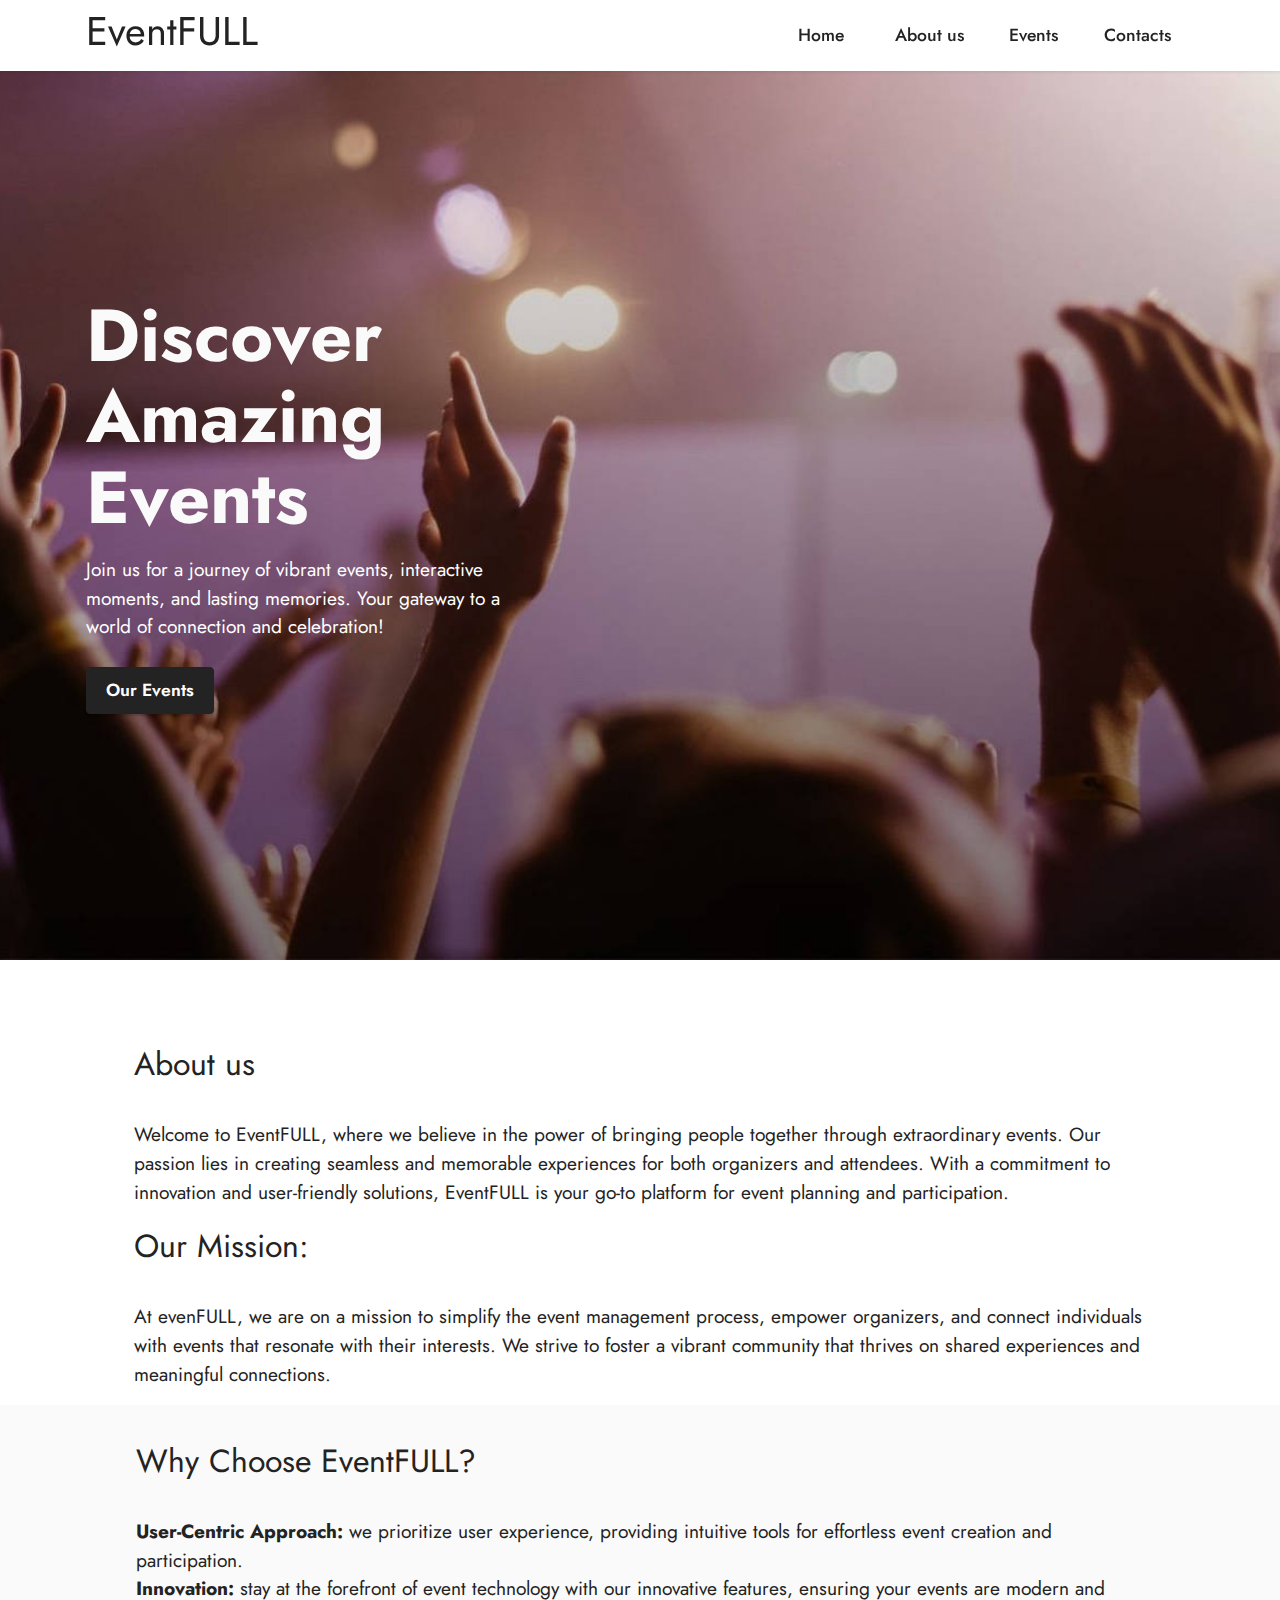
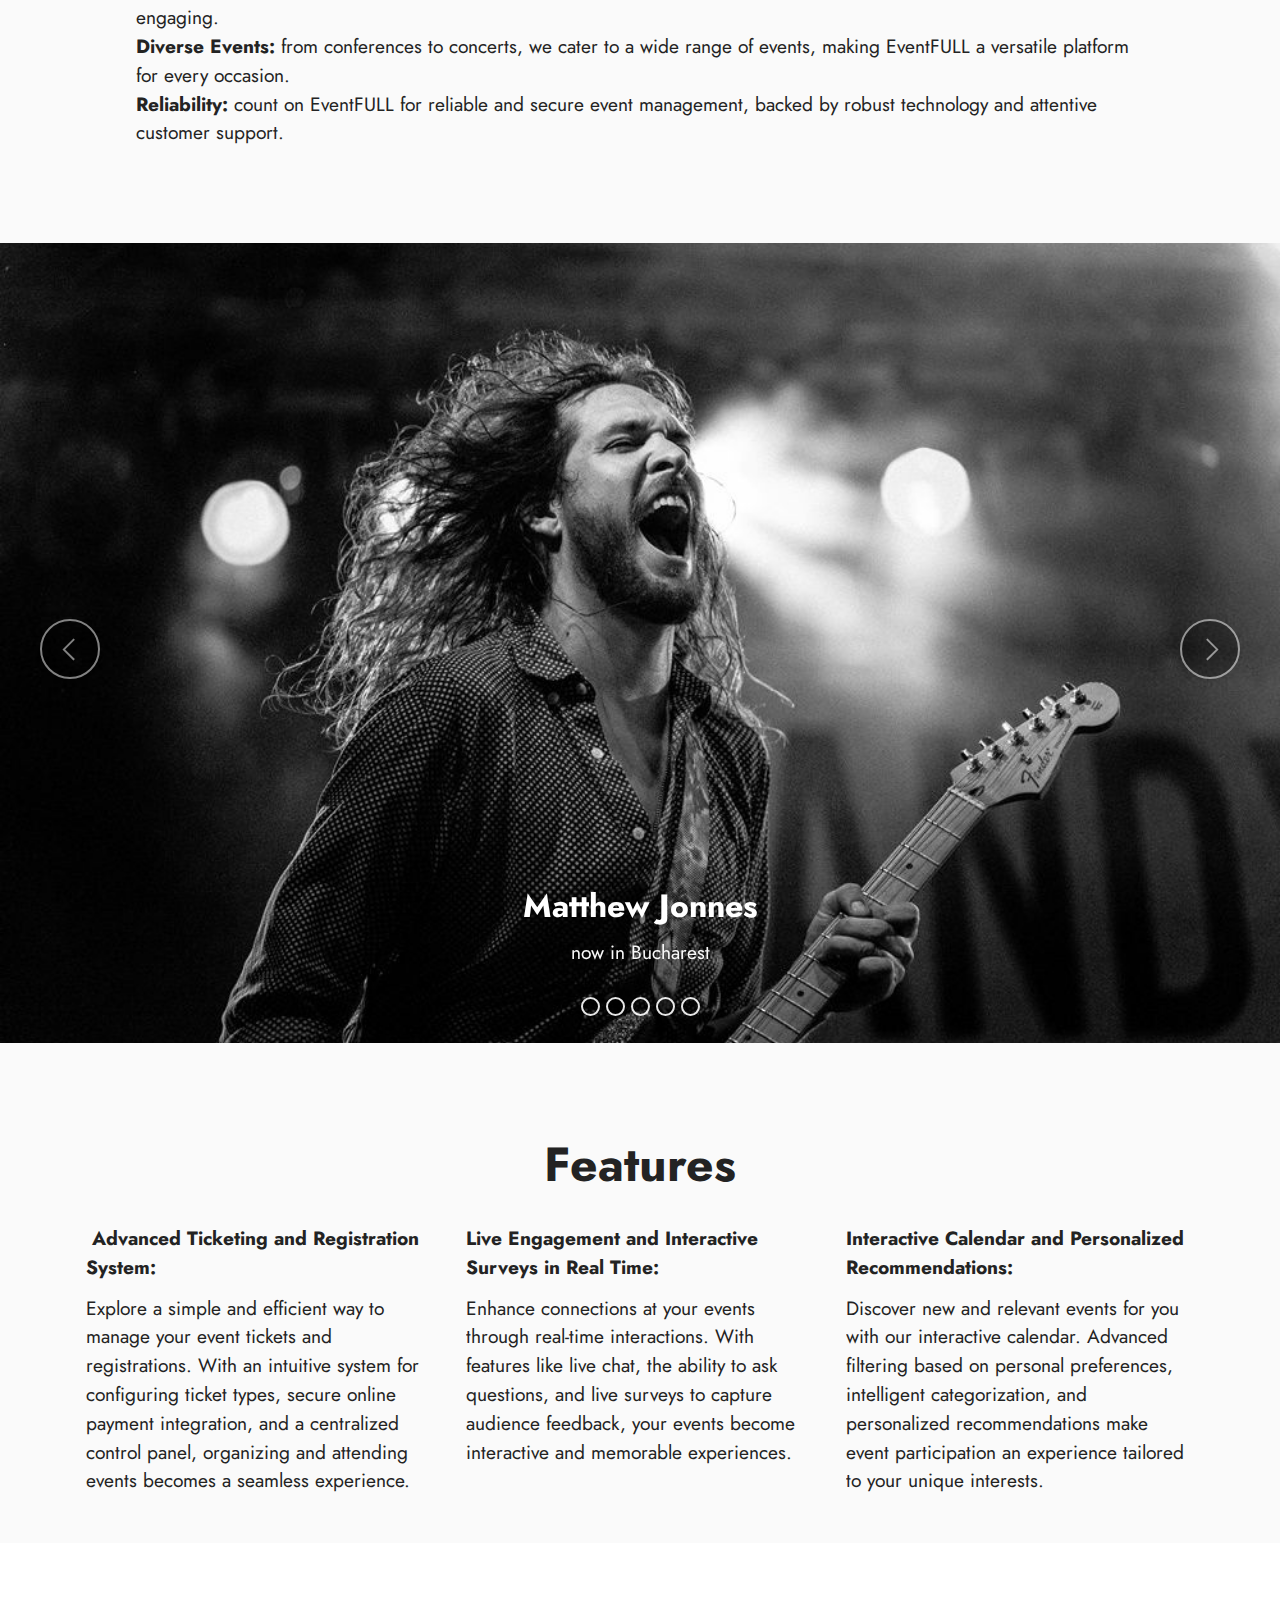
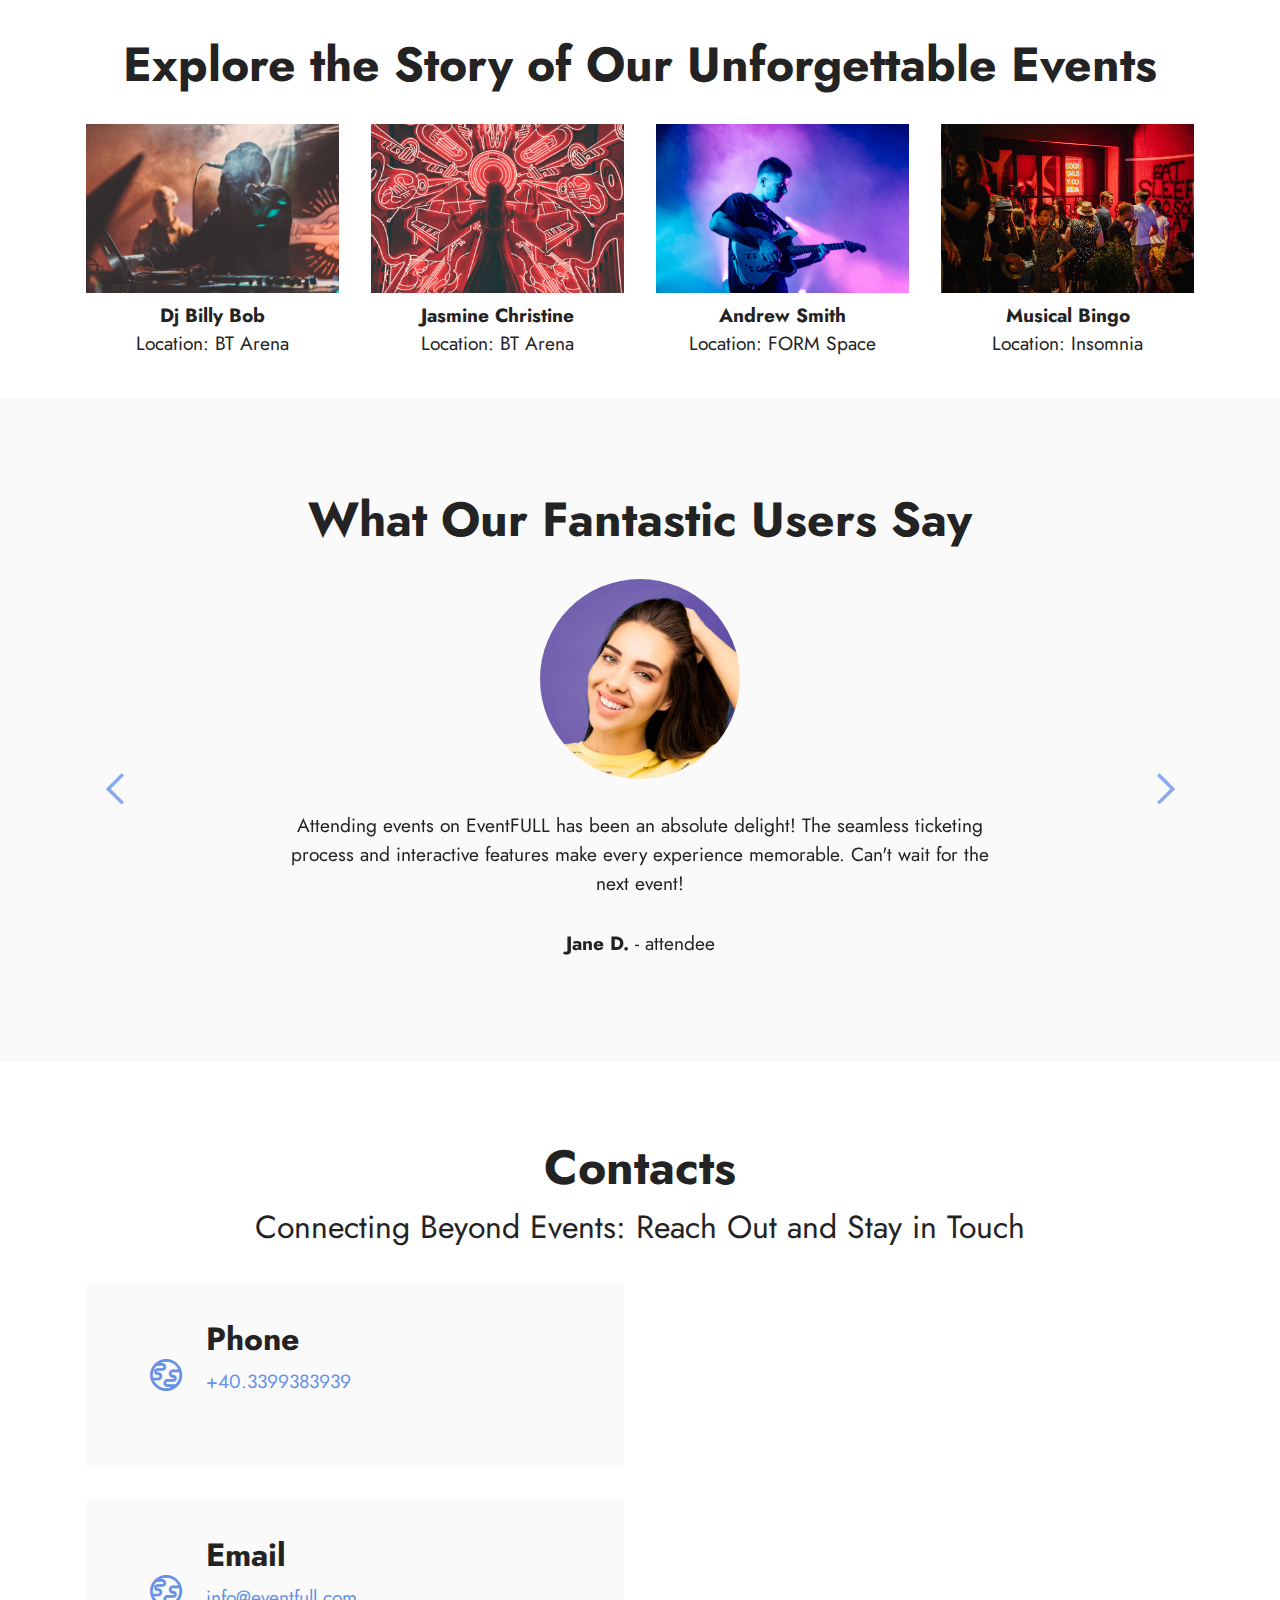
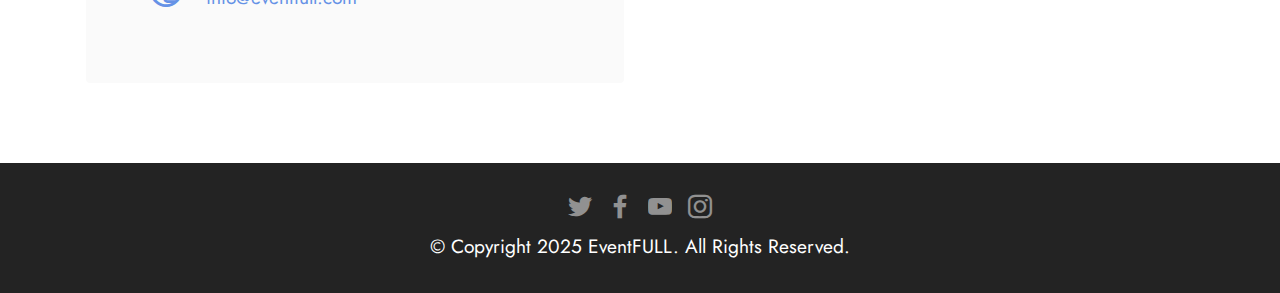
<file: index.html>
<!DOCTYPE html>

<head>

    <meta charset="UTF-8">
    <meta http-equiv="X-UA-Compatible" content="IE=edge">
    <meta name="viewport" content="width=device-width, initial-scale=1, minimum-scale=1">
    <meta name="description"
        content="Welcome to our website's main page. Explore the latest news and events, connect with us, and discover everything we have to offer.">


    <title>Home</title>
    <link rel="stylesheet" href="assets/web/assets/mobirise-icons2/mobirise2.css">
    <link rel="stylesheet" href="assets/tether/tether.min.css">
    <link rel="stylesheet" href="assets/bootstrap/css/bootstrap.min.css">
    <link rel="stylesheet" href="assets/bootstrap/css/bootstrap-grid.min.css">
    <link rel="stylesheet" href="assets/bootstrap/css/bootstrap-reboot.min.css">
    <link rel="stylesheet" href="assets/dropdown/css/style.css">
    <link rel="stylesheet" href="assets/socicon/css/styles.css">
    <link rel="stylesheet" href="assets/theme/css/style.css">
    <link rel="preload" as="style" href="assets/mobirise/css/mbr-additional.css">
    <link rel="stylesheet" href="assets/mobirise/css/mbr-additional.css" type="text/css">




</head>

<body>

    <section class="menu menu1 cid-u1DNzW45Ad" once="menu" id="menu1-0">


        <nav class="navbar navbar-dropdown navbar-fixed-top navbar-expand-lg">
            <div class="container">
                <div class="navbar-brand">

                    <a class="navbar-caption text-black display-7" href="index.html">
                        <h1>EventFULL</h1>
                    </a>

                </div>
                <button class="navbar-toggler" type="button" data-toggle="collapse"
                    data-target="#navbarSupportedContent" aria-controls="navbarNavAltMarkup" aria-expanded="false"
                    aria-label="Toggle navigation">
                    <div class="hamburger">
                        <span></span>
                        <span></span>
                        <span></span>
                        <span></span>
                    </div>
                </button>
                <div class="collapse navbar-collapse" id="navbarSupportedContent">
                    <ul class="navbar-nav nav-dropdown nav-right" data-app-modern-menu="true">
                        <li class="nav-item"><a class="nav-link link text-black text-primary display-4"
                                href="index.html#top">Home</a></li>
                        <li class="nav-item"><a class="nav-link link text-black display-4"
                                href="aboutus.html">&nbsp;About us</a></li>
                        <li class="nav-item"><a class="nav-link link text-black display-4" href="events.html">Events</a>
                        </li>
                        <li class="nav-item"><a class="nav-link link text-black display-4"
                                href="contact.html">Contacts</a>
                        </li>
                    </ul>


                </div>
            </div>
        </nav>
    </section>

    <section class="header1 cid-u1DNLtx2qp mbr-fullscreen" id="header1-1">


        <div class="container">
            <div class="row">
                <div class="col-12 col-lg-5">
                    <h2 class="mbr-section-title mbr-fonts-style mb-3 display-1"><strong>Discover Amazing
                            Events</strong></h2>

                    <p class="mbr-text mbr-fonts-style display-7">Join us for a journey of vibrant events, interactive
                        moments, and lasting memories. Your gateway to a world of connection and celebration!<br></p>
                    <div class="mbr-section-btn mt-3"><a class="btn btn-black display-4" href="events.html">Our
                            Events</a></div>
                </div>
            </div>
        </div>
    </section>

    <section class="content5 cid-u1DOnXjcz5" id="content5-4">

        <div class="container">
            <div class="row justify-content-center">
                <div class="col-md-12 col-lg-11">

                    <h4 class="mbr-section-subtitle mbr-fonts-style mb-4 display-5">
                        About us</h4>
                    <p class="mbr-text mbr-fonts-style display-7">
                        Welcome to EventFULL, where we believe in the power of bringing people together through
                        extraordinary events. Our passion lies in creating seamless and memorable experiences for both
                        organizers and attendees. With a commitment to innovation and user-friendly solutions, EventFULL
                        is your go-to platform for event planning and participation.<br></p>
                </div>
            </div>
        </div>
    </section>

    <section class="content5 cid-u1JkzYxhCI" id="content5-b">

        <div class="container">
            <div class="row justify-content-center">
                <div class="col-md-12 col-lg-11">

                    <h4 class="mbr-section-subtitle mbr-fonts-style mb-4 display-5">Our Mission:</h4>
                    <p class="mbr-text mbr-fonts-style display-7">
                        At evenFULL, we are on a mission to simplify the event management process, empower organizers,
                        and connect individuals with events that resonate with their interests. We strive to foster a
                        vibrant community that thrives on shared experiences and meaningful connections.</p>
                </div>
            </div>
        </div>
    </section>

    <section class="content5 cid-u1JkAxml6W" id="content5-c">

        <div class="container-fluid">
            <div class="row justify-content-center">
                <div class="col-md-12 col-lg-10">

                    <h4 class="mbr-section-subtitle mbr-fonts-style mb-4 display-5">Why Choose EventFULL?</h4>
                    <p class="mbr-text mbr-fonts-style display-7"><strong>User-Centric Approach:&nbsp;</strong>we
                        prioritize user experience, providing intuitive tools for effortless event creation and
                        participation.<br><strong>Innovation:&nbsp;</strong>stay at the forefront of event technology
                        with our innovative features, ensuring your events are modern and engaging.<br><strong>Diverse
                            Events:</strong>&nbsp;from conferences to concerts, we cater to a wide range of events,
                        making EventFULL a versatile platform for every occasion.<br><strong>Reliability:</strong> count
                        on EventFULL for reliable and secure event management, backed by robust technology and attentive
                        customer support.</p>
                </div>
            </div>
        </div>
    </section>

    <section class="slider1 cid-u1JqovYWVE" id="slider1-e">

        <div class="carousel slide" id="u1KOfeW6w3" data-interval="5000">
            <ol class="carousel-indicators">
                <li data-slide-to="0" class="active" data-target="#u1KOfeW6w3"></li>
                <li data-slide-to="1" class="active" data-target="#u1KOfeW6w3"></li>
                <li data-slide-to="2" class="active" data-target="#u1KOfeW6w3"></li>
                <li data-slide-to="3" class="active" data-target="#u1KOfeW6w3"></li>
                <li data-slide-to="4" class="active" data-target="#u1KOfeW6w3"></li>


            </ol>
            <div class="carousel-inner">
                <div class="carousel-item slider-image item active">
                    <div class="item-wrapper">
                        <img class="d-block w-100" src="assets/images/artist-band1-1000x667.jpg"
                            alt="Matthew Jhonnes singing his lungs out while playing the guitar">

                        <div class="carousel-caption">
                            <h5 class="mbr-section-subtitle mbr-fonts-style display-5"><strong>Matthew Jonnes</strong>
                            </h5>
                            <p class="mbr-section-text mbr-fonts-style display-7">now in Bucharest</p>
                        </div>
                    </div>
                </div>
                <div class="carousel-item slider-image item">
                    <div class="item-wrapper">
                        <img class="d-block w-100" src="assets/images/pupeze-1124x750.jpg"
                            alt="Dancers gracefully perform on a stage as the sun sets, creating a mesmerizing spectacle of movement and colors"
                            data-slide-to="1">

                        <div class="carousel-caption">
                            <h5 class="mbr-section-subtitle mbr-fonts-style display-5"><strong>Australia's national
                                    ballet company</strong></h5>
                            <p class="mbr-section-text mbr-fonts-style display-7">now in Bucharest</p>
                        </div>
                    </div>
                </div>
                <div class="carousel-item slider-image item">
                    <div class="item-wrapper">
                        <img class="d-block w-100" src="assets/images/pexels-photo-167446-2-1900x1267.jpg"
                            alt="A musician performing live on stage, strumming a guitar and singing passionately into a microphone."
                            data-slide-to="2">

                        <div class="carousel-caption">
                            <h5 class="mbr-section-subtitle mbr-fonts-style display-5"><strong>Christian
                                    Ballenchis</strong></h5>
                            <p class="mbr-section-text mbr-fonts-style display-7">now in Bucharest</p>
                        </div>
                    </div>
                </div>
                <div class="carousel-item slider-image item">
                    <div class="item-wrapper">
                        <img class="d-block w-100" src="assets/images/audience2-1900x1258.jpg"
                            alt="A vibrant concert crowd illuminated by dazzling lights." data-slide-to="4">

                        <div class="carousel-caption">
                            <h5 class="mbr-section-subtitle mbr-fonts-style display-5">
                                <strong>Dj Chriss Mclaire</strong>
                            </h5>
                            <p class="mbr-section-text mbr-fonts-style display-7">now in Bucharest</p>
                        </div>
                    </div>
                </div>
                <div class="carousel-item slider-image item">
                    <div class="item-wrapper">
                        <img class="d-block w-100" src="assets/images/performance1-1900x1267.jpg"
                            alt="A ballet dancer gracefully leaps through the air, showcasing their skill and artistry"
                            data-slide-to="5">

                        <div class="carousel-caption">
                            <h5 class="mbr-section-subtitle mbr-fonts-style display-5"><strong>The magisticals</strong>
                            </h5>
                            <p class="mbr-section-text mbr-fonts-style display-7">now in Bucharest</p>
                        </div>
                    </div>
                </div>

            </div>
            <a class="carousel-control carousel-control-prev" role="button" data-slide="prev" href="#u1KOfeW6w3">
                <span class="mobi-mbri mobi-mbri-arrow-prev" aria-hidden="true"></span>
                <span class="sr-only">Previous</span>
            </a>
            <a class="carousel-control carousel-control-next" role="button" data-slide="next" href="#u1KOfeW6w3">
                <span class="mobi-mbri mobi-mbri-arrow-next" aria-hidden="true"></span>
                <span class="sr-only">Next</span>
            </a>
        </div>
    </section>
    <section class="features17 cid-u1DOgz0rBy" id="features18-3">
        <div class="container">
            <div class="mbr-section-head">
                <div class="col-12">
                    <h4 class="mbr-section-title mbr-fonts-style align-center mb-0 display-2">
                        <strong>Features</strong>
                    </h4>

                </div>
            </div>
            <div class="row mt-4">
                <div class="col-12 col-md-6 col-lg-4">
                    <div class="card-wrapper mb-4">
                        <div class="card-box align-left">
                            <h4 class="card-title mbr-fonts-style align-left display-7"><strong>&nbsp;Advanced Ticketing
                                    and Registration System:</strong></h4>
                            <p class="mbr-text mbr-fonts-style mb-3 display-7">
                                Explore a simple and efficient way to manage your event tickets and registrations. With
                                an intuitive system for configuring ticket types, secure online payment integration, and
                                a centralized control panel, organizing and attending events becomes a seamless
                                experience.
                            </p>
                            <div class="link-wrap">
                                <h6 class="link mbr-fonts-style align-left display-4"></h6>
                            </div>
                        </div>
                    </div>
                </div>
                <div class="col-12 col-md-6 col-lg-4">
                    <div class="card-wrapper mb-4">
                        <div class="card-box align-left">
                            <h4 class="card-title mbr-fonts-style align-left display-7">
                                <div><strong>Live Engagement and Interactive Surveys in Real Time:</strong></div>
                            </h4>
                            <p class="mbr-text mbr-fonts-style mb-3 display-7">Enhance connections at your events
                                through real-time interactions. With features like live chat, the ability to ask
                                questions, and live surveys to capture audience feedback, your events become interactive
                                and memorable experiences.</p>
                            <div class="link-wrap">
                                <h6 class="link mbr-fonts-style align-left display-4"></h6>
                            </div>
                        </div>
                    </div>
                </div>
                <div class="col-12 col-md-6 col-lg-4">
                    <div class="card-wrapper mb-4">
                        <div class="card-box align-left">
                            <h4 class="card-title mbr-fonts-style align-left display-7"><strong>Interactive Calendar and
                                    Personalized Recommendations:</strong></h4>
                            <p class="mbr-text mbr-fonts-style mb-3 display-7">Discover new and relevant events for you
                                with our interactive calendar. Advanced filtering based on personal preferences,
                                intelligent categorization, and personalized recommendations make event participation an
                                experience tailored to your unique interests.</p>
                            <div class="link-wrap">
                                <h6 class="link mbr-fonts-style align-left display-4"></h6>
                            </div>
                        </div>
                    </div>
                </div>

            </div>
        </div>
    </section>
    <section class="gallery5 mbr-gallery cid-u1JuVBevC9" id="gallery5-f">
        <div class="container">
            <div class="mbr-section-head">
                <h3 class="mbr-section-title mbr-fonts-style align-center m-0 display-2"><strong>Explore the Story of
                        Our Unforgettable Events</strong></h3>
                <h4 class="mbr-section-subtitle mbr-fonts-style align-center mb-0 mt-2 display-5"></h4>
            </div>
            <div class="row mbr-gallery mt-4">
                <div class="col-12 col-md-6 col-lg-3 item gallery-image active">
                    <div class="item-wrapper" data-toggle="modal" data-target="#u1KOfg5mxk-modal">
                        <img class="w-100" src="assets/images/artist-dj-4896x3264.jpg"
                            alt="A DJ playing music on a stage, captivating the crowd with their beats and energy."
                            data-slide-to="0" data-target="#lb-u1KOfg5mxk">
                        <div class="icon-wrapper">
                            <span class="mobi-mbri mobi-mbri-search mbr-iconfont mbr-iconfont-btn"></span>
                        </div>
                    </div>
                    <h6 class="mbr-item-subtitle mbr-fonts-style align-center mb-2 mt-2 display-7"><strong>Dj Billy
                            Bob</strong><br>Location: BT Arena</h6>
                </div>
                <div class="col-12 col-md-6 col-lg-3 item gallery-image">
                    <div class="item-wrapper" data-toggle="modal" data-target="#u1KOfg5mxk-modal">
                        <img class="w-100" src="assets/images/photo-1513829596324-4bb2800c5efb-1500x1000.jpg"
                            alt="A woman in a dress posing near a red neon sign" data-slide-to="1"
                            data-target="#lb-u1KOfg5mxk">
                        <div class="icon-wrapper">
                            <span class="mobi-mbri mobi-mbri-search mbr-iconfont mbr-iconfont-btn"></span>
                        </div>
                    </div>
                    <h6 class="mbr-item-subtitle mbr-fonts-style align-center mb-2 mt-2 display-7"><strong>Jasmine
                            Christine</strong><br>Location: BT Arena</h6>
                </div>
                <div class="col-12 col-md-6 col-lg-3 item gallery-image">
                    <div class="item-wrapper" data-toggle="modal" data-target="#u1KOfg5mxk-modal">
                        <img class="w-100" src="assets/images/chitarist-5199x3466.jpg"
                            alt="A musician performing on an electric guitar under vibrant blue and purple lights."
                            data-slide-to="2" data-target="#lb-u1KOfg5mxk">
                        <div class="icon-wrapper">
                            <span class="mobi-mbri mobi-mbri-search mbr-iconfont mbr-iconfont-btn"></span>
                        </div>
                    </div>
                    <h6 class="mbr-item-subtitle mbr-fonts-style align-center mb-2 mt-2 display-7"><strong>Andrew
                            Smith</strong><br>Location: FORM Space</h6>
                </div>
                <div class="col-12 col-md-6 col-lg-3 item gallery-image">
                    <div class="item-wrapper" data-toggle="modal" data-target="#u1KOfg5mxk-modal">
                        <img class="w-100" src="assets/images/audience6-1000x667.jpg"
                            alt="A diverse crowd of people gathered in front of a vibrant red sign." data-slide-to="3"
                            data-target="#lb-u1KOfg5mxk">
                        <div class="icon-wrapper">
                            <span class="mobi-mbri mobi-mbri-search mbr-iconfont mbr-iconfont-btn"></span>
                        </div>
                    </div>
                    <h6 class="mbr-item-subtitle mbr-fonts-style align-center mb-2 mt-2 display-7"><strong>Musical
                            Bingo</strong><br>Location: Insomnia</h6>
                </div>
            </div>
            <div class="modal mbr-slider" tabindex="-1" role="dialog" aria-hidden="true" id="u1KOfg5mxk-modal">
                <div class="modal-dialog" role="document">
                    <div class="modal-content">
                        <div class="modal-body">
                            <div class="carousel slide" id="lb-u1KOfg5mxk" data-interval="5000">
                                <div class="carousel-inner">
                                    <div class="carousel-item active">
                                        <img class="d-block w-100" src="assets/images/artist-dj-4896x3264.jpg"
                                            alt="A DJ playing music on a stage, captivating the crowd with their beats and energy.">
                                    </div>
                                    <div class="carousel-item active">
                                        <img class="d-block w-100"
                                            src="assets/images/photo-1513829596324-4bb2800c5efb-1500x1000.jpg"
                                            alt="A woman in a dress posing near a red neon sign">
                                    </div>
                                    <div class="carousel-item">
                                        <img class="d-block w-100" src="assets/images/chitarist-5199x3466.jpg"
                                            alt="A musician performing on an electric guitar under vibrant blue and purple lights.">
                                    </div>
                                    <div class="carousel-item">
                                        <img class="d-block w-100" src="assets/images/audience6-1000x667.jpg"
                                            alt="A diverse crowd of people gathered in front of a vibrant red sign.">
                                    </div>
                                </div>
                                <ol class="carousel-indicators">
                                    <li data-slide-to="0" class="active" data-target="#lb-u1KOfg5mxk"></li>
                                    <li data-slide-to="1" class="active" data-target="#lb-u1KOfg5mxk"></li>
                                    <li data-slide-to="2" class="active" data-target="#lb-u1KOfg5mxk"></li>
                                    <li data-slide-to="3" class="active" data-target="#lb-u1KOfg5mxk"></li>
                                </ol>
                                <a role="button" href="" class="close" data-dismiss="modal" aria-label="Close">
                                </a>
                                <a class="carousel-control-prev carousel-control" role="button" data-slide="prev"
                                    href="#lb-u1KOfg5mxk">
                                    <span class="mobi-mbri mobi-mbri-arrow-prev" aria-hidden="true"></span>
                                    <span class="sr-only">Previous</span>
                                </a>
                                <a class="carousel-control-next carousel-control" role="button" data-slide="next"
                                    href="#lb-u1KOfg5mxk">
                                    <span class="mobi-mbri mobi-mbri-arrow-next" aria-hidden="true"></span>
                                    <span class="sr-only">Next</span>
                                </a>
                            </div>
                        </div>
                    </div>
                </div>
            </div>
        </div>
    </section>
    <section class="testimonails3 carousel slide testimonials-slider cid-u1DOVnbt6G" data-interval="false"
        id="testimonials3-7">
        <div class="text-center container">
            <h3 class="mb-4 mbr-fonts-style display-2">
                <strong>What Our Fantastic Users Say</strong>
            </h3>
            <div class="carousel slide" role="listbox" data-pause="true" data-keyboard="false" data-ride="carousel"
                data-interval="8000">
                <div class="carousel-inner">
                    <div class="carousel-item">
                        <div class="user col-md-8">
                            <div class="user_image">
                                <img src="assets/images/team3.jpg" alt="A woman with long hair wearing a yellow shirt.">
                            </div>
                            <div class="user_text mb-4">
                                <p class="mbr-fonts-style display-7">
                                    Attending events on EventFULL has been an absolute delight! The seamless ticketing
                                    process and interactive features make every experience memorable. Can't wait for the
                                    next event!
                                </p>
                            </div>
                            <div class="user_name mbr-fonts-style mb-2 display-7"><strong>Jane D. </strong>- attendee
                            </div>
                            <div class="user_desk mbr-fonts-style display-7"></div>
                        </div>
                    </div>
                    <div class="carousel-item">
                        <div class="user col-md-8">
                            <div class="user_image">
                                <img src="assets/images/u.jpg"
                                    alt="A woman with brown hair wearing a green and white shirt.">
                            </div>
                            <div class="user_text mb-4">
                                <p class="mbr-fonts-style display-7">
                                    Discovering events has never been this exciting. The personalized recommendations
                                    from evenFULL introduced me to events that perfectly match my interests. The
                                    interactive calendar is a game-changer!
                                </p>
                            </div>
                            <div class="user_name mbr-fonts-style mb-2 display-7"><strong>Emily M. </strong>- event
                                explorer</div>
                            <div class="user_desk mbr-fonts-style display-7"></div>
                        </div>
                    </div>
                    <div class="carousel-item">
                        <div class="user col-md-8">
                            <div class="user_image">
                                <img src="assets/images/jo.jpg"
                                    alt="A woman with short curly hair wearing a striped shirt.">
                            </div>
                            <div class="user_text mb-4">
                                <p class="mbr-fonts-style display-7">
                                    Sponsoring events on EventFULL has been a fantastic experience. The platform offers
                                    comprehensive tools for visibility, and the engagement metrics help us understand
                                    our impact. Looking forward to continued collaboration!
                                </p>
                            </div>
                            <div class="user_name mbr-fonts-style mb-2 display-7">
                                <strong>Linda H. </strong>- sponsor
                            </div>
                            <div class="user_desk mbr-fonts-style display-7"></div>
                        </div>
                    </div>
                    <div class="carousel-item">
                        <div class="user col-md-8">
                            <div class="user_image">
                                <img src="assets/images/team2.jpg"
                                    alt="A woman playfully covers her eyes with two oranges, creating a whimsical and lighthearted image.">
                            </div>
                            <div class="user_text mb-4">
                                <p class="mbr-fonts-style display-7">
                                    As an event organizer, EventFULL has become my go-to platform. The advanced tools
                                    for ticketing and participant engagement have significantly elevated the success of
                                    my events. Thank you, EventFULL
                                </p>
                            </div>
                            <div class="user_name mbr-fonts-style mb-2 display-7"><strong>Sarah L. </strong>- organizer
                            </div>
                            <div class="user_desk mbr-fonts-style display-7"></div>
                        </div>
                    </div>
                </div>
                <div class="carousel-controls">
                    <a class="carousel-control-prev" role="button" data-slide="prev">
                        <span aria-hidden="true" class="mobi-mbri mobi-mbri-arrow-prev mbr-iconfont"></span>
                        <span class="sr-only">Previous</span>
                    </a>

                    <a class="carousel-control-next" role="button" data-slide="next">
                        <span aria-hidden="true" class="mobi-mbri mobi-mbri-arrow-next mbr-iconfont"></span>
                        <span class="sr-only">Next</span>
                    </a>
                </div>
            </div>
        </div>
    </section>
    <section class="contacts3 map1 cid-u1DOYLIMCk" id="contacts3-8">
        <div class="container">
            <div class="mbr-section-head">
                <h3 class="mbr-section-title mbr-fonts-style align-center mb-0 display-2">
                    <strong>Contacts</strong>
                </h3>
                <h4 class="mbr-section-subtitle mbr-fonts-style align-center mb-0 mt-2 display-5">Connecting Beyond
                    Events: Reach Out and Stay in Touch</h4>
            </div>
            <div class="row justify-content-center mt-4">
                <div class="card col-12 col-md-6">
                    <div class="card-wrapper">
                        <div class="image-wrapper">
                            <span class="mbr-iconfont mobi-mbri-globe mobi-mbri"></span>
                        </div>
                        <div class="text-wrapper">
                            <h6 class="card-title mbr-fonts-style mb-1 display-5">
                                <strong>Phone</strong>
                            </h6>
                            <p class="mbr-text mbr-fonts-style display-7"><a href="tel:+12345678910"
                                    class="text-primary">+40.3399383939</a>&nbsp; &nbsp; &nbsp; &nbsp; &nbsp; &nbsp;
                                &nbsp; &nbsp; &nbsp; &nbsp; &nbsp; &nbsp; &nbsp;</p>
                        </div>
                    </div>
                    <div class="card-wrapper">
                        <div class="image-wrapper">
                            <span class="mbr-iconfont mobi-mbri-globe mobi-mbri"></span>
                        </div>
                        <div class="text-wrapper">
                            <h6 class="card-title mbr-fonts-style mb-1 display-5">
                                <strong>Email</strong>
                            </h6>
                            <p class="mbr-text mbr-fonts-style display-7"><a href="mailto:info@site.com"
                                    class="text-primary">info@eventfull.com</a>&nbsp; &nbsp; &nbsp; &nbsp; &nbsp; &nbsp;
                                &nbsp; &nbsp; &nbsp; &nbsp; &nbsp; &nbsp; &nbsp;</p>
                        </div>
                    </div>
                </div>
                <div class="map-wrapper col-12 col-md-6">
                    <div class="google-map">
                        <iframe frameborder="0" style="border: 0; width: 600px; height: 400px;"
                            src="https://www.google.com/maps/embed?pb=!1m14!1m12!1m3!1d21856.773474168924!2d23.61791425!3d46.782699199999996!2m3!1f0!2f0!3f0!3m2!1i1024!2i768!4f13.1!5e0!3m2!1sen!2sro!4v1705598556199!5m2!1sen!2sro"
                            allowfullscreen=""></iframe>
                    </div>
                        </div>
                </div>
            </div>
        </div>
    </section>
    <section class="footer3 cid-u1DP3yotuV" once="footers" id="footer3-h">
        <div class="container">
            <div class="media-container-row align-center mbr-white">
                <div class="row social-row">
                    <div class="social-list align-right pb-2">
                        <div class="soc-item">
                            <a href="https://www.youtube.com/watch?v=dQw4w9WgXcQ">
                                <span class="socicon-twitter socicon mbr-iconfont mbr-iconfont-social"></span>
                            </a>
                        </div>
                        <div class="soc-item">
                            <a href="https://www.youtube.com/watch?v=dQw4w9WgXcQ">
                                <span class="socicon-facebook socicon mbr-iconfont mbr-iconfont-social"></span>
                            </a>
                        </div>
                        <div class="soc-item">
                            <a href="https://www.youtube.com/watch?v=dQw4w9WgXcQ">
                                <span class="socicon-youtube socicon mbr-iconfont mbr-iconfont-social"></span>
                            </a>
                        </div>
                        <div class="soc-item">
                            <a href="https://www.youtube.com/watch?v=dQw4w9WgXcQ">
                                <span class="socicon-instagram socicon mbr-iconfont mbr-iconfont-social"></span>
                            </a>
                        </div>
                    </div>
                </div>
                <div class="row row-copirayt">
                    <p class="mbr-text mb-0 mbr-fonts-style mbr-white align-center display-7">
                        © Copyright 2025 EventFULL. All Rights Reserved.
                    </p>
                </div>
            </div>
        </div>
    </section>
    <section
        style="background-color: #fff; font-family: -apple-system, BlinkMacSystemFont, 'Segoe UI', 'Roboto', 'Helvetica Neue', Arial, sans-serif; color:#aaa; font-size:12px; padding: 0; align-items: center; display: flex;">
        <a href="https://mobirise.site/l" ></a>
    </section>
    <script src="assets/web/assets/jquery/jquery.min.js"></script>
    <script src="assets/popper/popper.min.js"></script>
    <script src="assets/tether/tether.min.js"></script>
    <script src="assets/bootstrap/js/bootstrap.min.js"></script>
    <script src="assets/smoothscroll/smooth-scroll.js"></script>
    <script src="assets/dropdown/js/nav-dropdown.js"></script>
    <script src="assets/dropdown/js/navbar-dropdown.js"></script>
    <script src="assets/touchswipe/jquery.touch-swipe.min.js"></script>
    <script src="assets/bootstrapcarouselswipe/bootstrap-carousel-swipe.js"></script>
    <script src="assets/mbr-testimonials-slider/mbr-testimonials-slider.js"></script>
    <script src="assets/theme/js/script.js"></script>
</body>
</html>
</file>
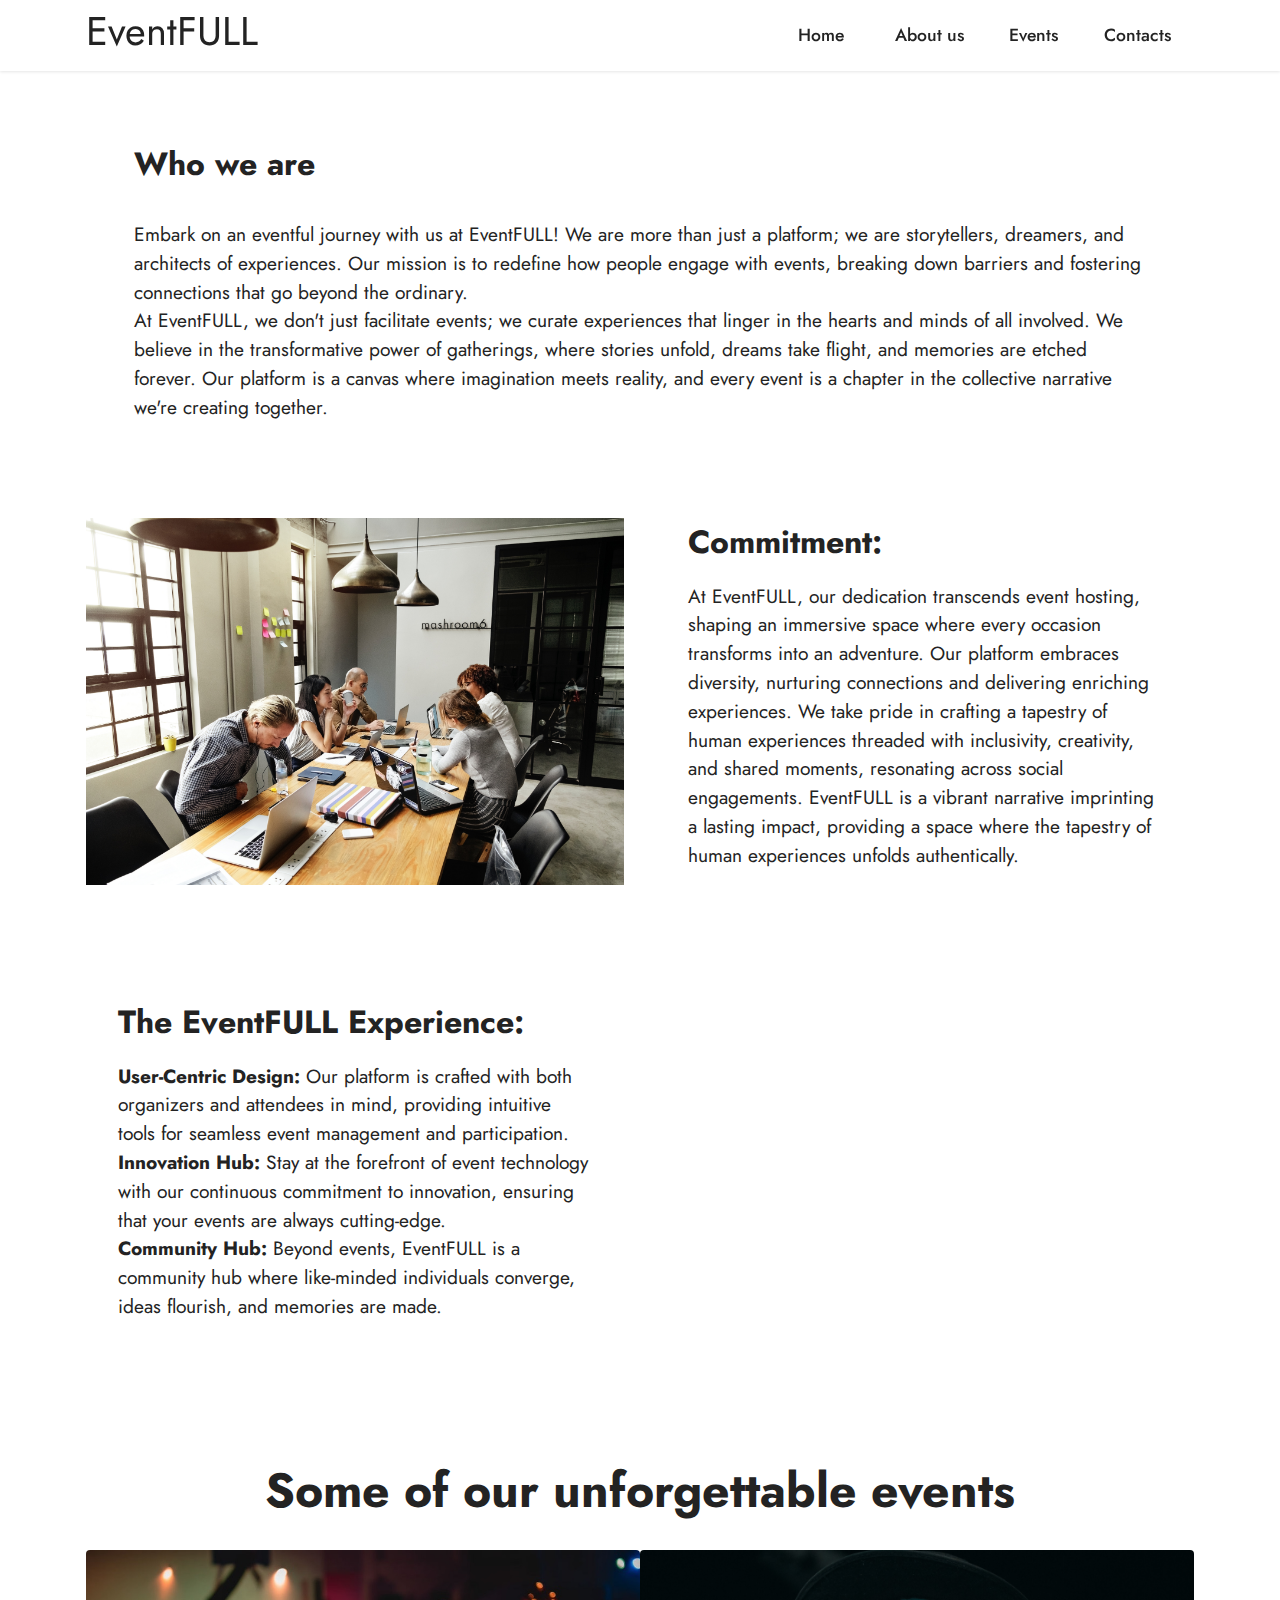
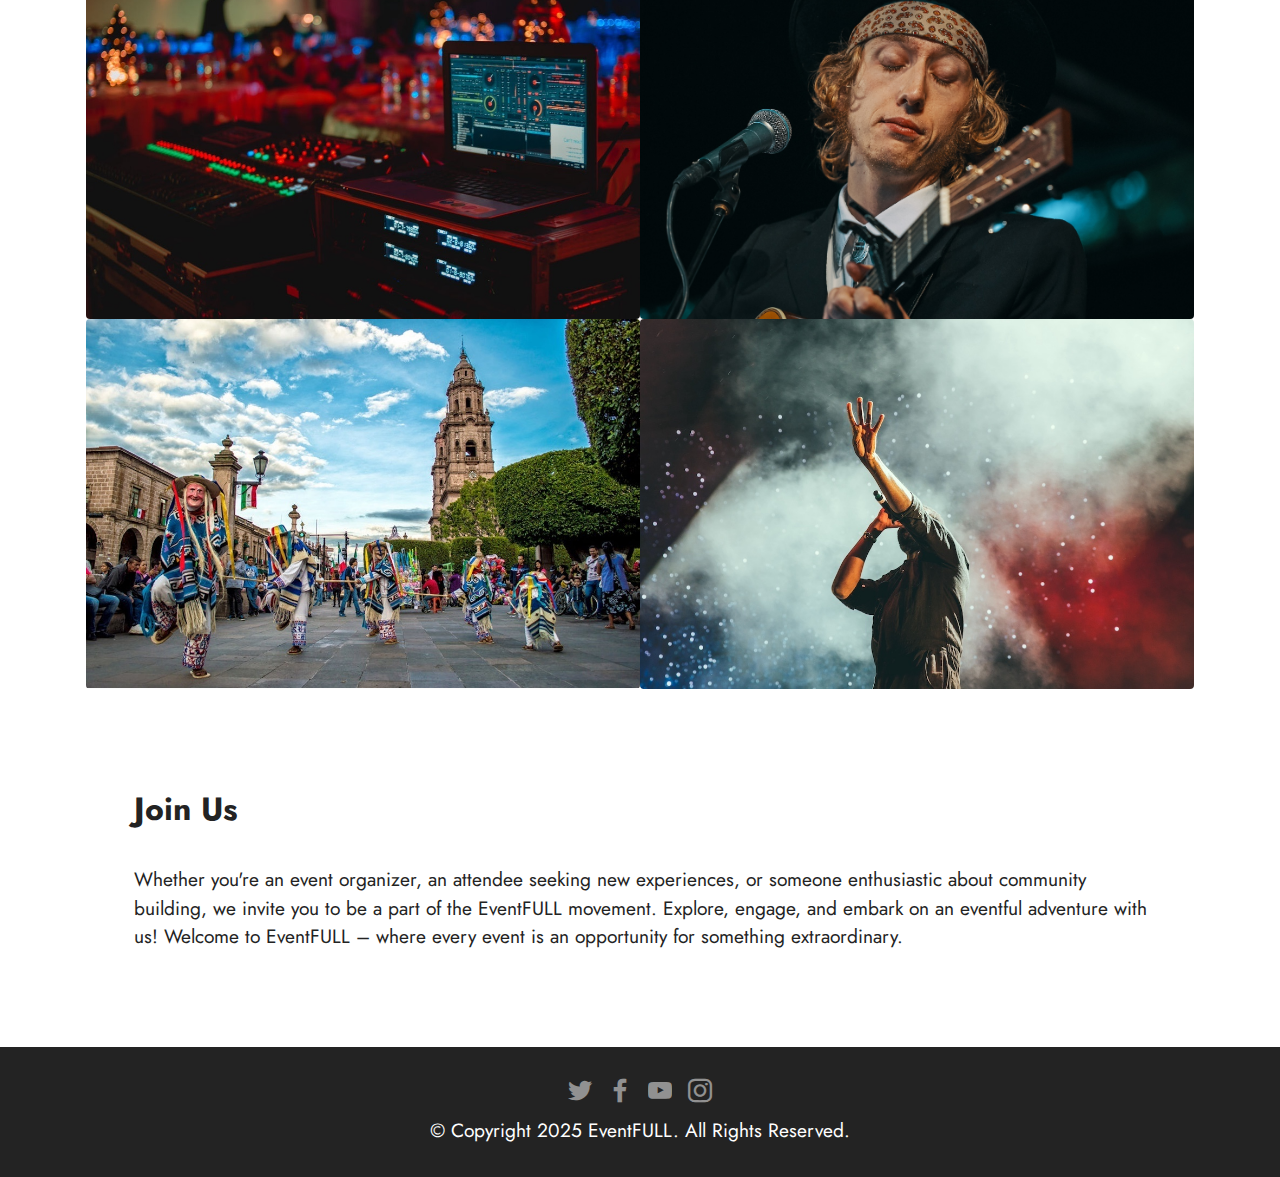
<file: aboutus.html>
<!DOCTYPE html>
<html  >
<head>
  <meta charset="UTF-8">
  <meta http-equiv="X-UA-Compatible" content="IE=edge">
  <meta name="viewport" content="width=device-width, initial-scale=1, minimum-scale=1">
  <meta name="description" content="Learn about our organization's story, mission, and the dedicated team behind our success. Explore our commitment to excellence and the positive impact we strive to make in our community and beyond.">
  
  
  <title>About Us</title>
  <link rel="stylesheet" href="assets/tether/tether.min.css">
  <link rel="stylesheet" href="assets/bootstrap/css/bootstrap.min.css">
  <link rel="stylesheet" href="assets/bootstrap/css/bootstrap-grid.min.css">
  <link rel="stylesheet" href="assets/bootstrap/css/bootstrap-reboot.min.css">
  <link rel="stylesheet" href="assets/dropdown/css/style.css">
  <link rel="stylesheet" href="assets/socicon/css/styles.css">
  <link rel="stylesheet" href="assets/theme/css/style.css">
  <link rel="preload" as="style" href="assets/mobirise/css/mbr-additional.css"><link rel="stylesheet" href="assets/mobirise/css/mbr-additional.css" type="text/css">
  
  
  
  
</head>
<body>
  
    <section class="menu menu1 cid-u1DNzW45Ad" once="menu" id="menu1-0">
    

        <nav class="navbar navbar-dropdown navbar-fixed-top navbar-expand-lg">
            <div class="container">
                <div class="navbar-brand">
                    
                    <a class="navbar-caption text-black display-7" href="index.html">
                        <h1>EventFULL</h1></a>
                    
                    </div>
                <button class="navbar-toggler" type="button" data-toggle="collapse" data-target="#navbarSupportedContent" aria-controls="navbarNavAltMarkup" aria-expanded="false" aria-label="Toggle navigation">
                    <div class="hamburger">
                        <span></span>
                        <span></span>
                        <span></span>
                        <span></span>
                    </div>
                </button>
                <div class="collapse navbar-collapse" id="navbarSupportedContent">
                    <ul class="navbar-nav nav-dropdown nav-right" data-app-modern-menu="true"><li class="nav-item"><a class="nav-link link text-black text-primary display-4" href="index.html">Home</a></li><li class="nav-item"><a class="nav-link link text-black display-4" href="aboutus.html">&nbsp;About us</a></li>
                        <li class="nav-item"><a class="nav-link link text-black display-4" href="events.html">Events</a></li>
                        <li class="nav-item"><a class="nav-link link text-black display-4" href="contact.html">Contacts</a>
                        </li></ul>
                    
                    
                </div>
            </div>
        </nav>
    </section>

<section class="content5 cid-u1JPEZV3hO" id="content5-11">
    
    <div class="container">
        <div class="row justify-content-center">
            <div class="col-md-12 col-lg-11">
                
                <h4 class="mbr-section-subtitle mbr-fonts-style mb-4 display-5"><strong>
                    Who we are</strong></h4>
                <p class="mbr-text mbr-fonts-style display-7">
                    Embark on an eventful journey with us at EventFULL! We are more than just a platform; we are storytellers, dreamers, and architects of experiences. Our mission is to redefine how people engage with events, breaking down barriers and fostering connections that go beyond the ordinary.<br>At EventFULL, we don't just facilitate events; we curate experiences that linger in the hearts and minds of all involved. We believe in the transformative power of gatherings, where stories unfold, dreams take flight, and memories are etched forever. Our platform is a canvas where imagination meets reality, and every event is a chapter in the collective narrative we're creating together.</p>
            </div>
        </div>
    </div>
</section>

<section class="image-section cid-u1JP84jHbi" id="image-section-y">
    <div class="container">
            <div class="title-wrapper mb-5">
                <h4 class="mbr-section-title mbr-fonts-style mb-0 display-5"></h4>
            </div>
            <div class="row align-items-center">
                <div class="col-12 col-lg-6 image-block">
                    <div class="image-wrapper"><img src="assets/images/organizer1.jpg" alt="A diverse group of individuals sitting around a table, each engrossed in their laptops, working together."></div>
                  
                </div>
                <div class="col-12 col-lg">
                    <div class="text-wrapper">
                        <h5 class="mbr-section-subtitle mbr-fonts-style mb-3 display-5"><strong>Commitment:</strong></h5>
                        <p class="mbr-text mbr-fonts-style display-7">At EventFULL, our dedication transcends event hosting, shaping an immersive space where every occasion transforms into an adventure. Our platform embraces diversity, nurturing connections and delivering enriching experiences. We take pride in crafting a tapestry of human experiences threaded with inclusivity, creativity, and shared moments, resonating across social engagements. EventFULL is a vibrant narrative imprinting a lasting impact, providing a space where the tapestry of human experiences unfolds authentically.</p>
                    </div>
                </div>
            </div>
    </div>
</section>

<section class="video-section cid-u1JP84jHbi" id="video-section-y">
    <div class="container">
        <div class="title-wrapper mb-5">
            <h4 class="mbr-section-title mbr-fonts-style mb-0 display-2"></h4>
        </div>
        <div class="row align-items-center">
            <div class="col-12 col-lg">
                <div class="text-wrapper">
                    <h3 class="mbr-section-subtitle mbr-fonts-style mb-3 display-5"><strong>The EventFULL Experience:</strong></h3>
                    <p class="mbr-text mbr-fonts-style display-7">
                        <strong>User-Centric Design:</strong> Our platform is crafted with both organizers and attendees in mind, providing intuitive tools for seamless event management and participation.<br>
                        <strong>Innovation Hub:</strong> Stay at the forefront of event technology with our continuous commitment to innovation, ensuring that your events are always cutting-edge.<br>
                        <strong>Community Hub:</strong> Beyond events, EventFULL is a community hub where like-minded individuals converge, ideas flourish, and memories are made.
                    </p>
                </div>
            </div>
            
            <div class="col-12 col-lg-6 video-block">
                <div class="video-wrapper"><iframe width="560" height="315" src="https://www.youtube.com/embed/TvXlpZHL8zQ?si=mgVXT-pvtft6f-92" title="YouTube video player" frameborder="0" allow="accelerometer; autoplay; clipboard-write; encrypted-media; gyroscope; picture-in-picture; web-share" allowfullscreen></iframe></div>
            </div>
        </div>
    </div>
</section>

<section class="gallery1 cid-u1KcEjNgnC" id="gallery1-15">
    <div class="container">
        <div class="mbr-section-head">
            <h4 class="mbr-section-title mbr-fonts-style align-center mb-0 display-2"><strong>Some of our unforgettable events</strong></h4>
        </div>
        <div class="row mt-4">
            <div class="item features-image col-12 col-md-6 col-lg-6">
                <div class="item-wrapper">
                    <div class="item-img">
                        <img src="assets/images/artist-dj2-1108x739.jpg" alt="DJ equipment and laptop in a room with colorful lights, creating a vibrant atmosphere for music mixing." style="max-width: 100%; height: auto;">
                    </div>
                </div>
            </div>
            
            <div class="item features-image col-12 col-md-6 col-lg-6">
                <div class="item-wrapper">
                    <div class="item-img">
                        <img src="assets/images/artist-musician3.jpg" alt="A man wearing a hat plays a guitar, showcasing his musical talent and passion." style="max-width: 100%; height: auto;">
                    </div>
                </div>
            </div>
            
            <div class="item features-image col-12 col-md-6 col-lg-6">
                <div class="item-wrapper">
                    <div class="item-img">
                        <img src="assets/images/street-festival-1000x665.jpg" alt="Dancers in vibrant traditional costumes gracefully perform a cultural dance in front of a majestic church." style="max-width: 100%; height: auto;">
                    </div>
                </div>
            </div>
            
            <div class="item features-image col-12 col-md-6 col-lg-6">
                <div class="item-wrapper">
                    <div class="item-img">
                        <img src="assets/images/musician-1-5233x3489.jpg" alt="A man with raised hands on stage, expressing excitement or surrender." style="max-width: 100%; height: auto;">
                    </div>
                </div>
            </div>
        </div>
    </div>
</section>


<section class="content5 cid-u1JWHzSyoP" id="content5-12">
    
    <div class="container">
        <div class="row justify-content-center">
            <div class="col-md-12 col-lg-11">
                
                <h3 class="mbr-section-subtitle mbr-fonts-style mb-4 display-5">
                   <strong>Join Us</strong></h3>
                <p class="mbr-text mbr-fonts-style display-7">
                    Whether you're an event organizer, an attendee seeking new experiences, or someone enthusiastic about community building, we invite you to be a part of the EventFULL movement. Explore, engage, and embark on an eventful adventure with us! Welcome to EventFULL – where every event is an opportunity for something extraordinary.</p>
            </div>
        </div>
    </div>
</section>

<section class="footer3 cid-u1DP3yotuV" once="footers" id="footer3-h">





    <div class="container">
        <div class="media-container-row align-center mbr-white">
            
            <div class="row social-row">
                <div class="social-list align-right pb-2">


                    <div class="soc-item">
                        <a href="https://www.youtube.com/watch?v=dQw4w9WgXcQ">
                            <span class="socicon-twitter socicon mbr-iconfont mbr-iconfont-social"></span>
                        </a>
                    </div>
                    <div class="soc-item">
                        <a href="https://www.youtube.com/watch?v=dQw4w9WgXcQ">
                            <span class="socicon-facebook socicon mbr-iconfont mbr-iconfont-social"></span>
                        </a>
                    </div>
                    <div class="soc-item">
                        <a href="https://www.youtube.com/watch?v=dQw4w9WgXcQ">
                            <span class="socicon-youtube socicon mbr-iconfont mbr-iconfont-social"></span>
                        </a>
                    </div>
                    <div class="soc-item">
                        <a href="https://www.youtube.com/watch?v=dQw4w9WgXcQ">
                            <span class="socicon-instagram socicon mbr-iconfont mbr-iconfont-social"></span>
                        </a>
                    </div>
                </div>
                <div class="row row-copirayt">
                    <p class="mbr-text mb-0 mbr-fonts-style mbr-white align-center display-7">
                        © Copyright 2025 EventFULL. All Rights Reserved.
                    </p>
                </div>
            </div>
        </div>
</section>
  
<section
style="background-color: #fff; font-family: -apple-system, BlinkMacSystemFont, 'Segoe UI', 'Roboto', 'Helvetica Neue', Arial, sans-serif; color:#aaa; font-size:12px; padding: 0; align-items: center; display: flex;">
<a href="https://mobirise.site/l" ></a>

</section>
<script src="assets/web/assets/jquery/jquery.min.js"></script>
<script src="assets/popper/popper.min.js"></script>
<script src="assets/tether/tether.min.js"></script>
<script src="assets/bootstrap/js/bootstrap.min.js"></script>
<script src="assets/smoothscroll/smooth-scroll.js"></script>
<script src="assets/dropdown/js/nav-dropdown.js"></script>
<script src="assets/dropdown/js/navbar-dropdown.js"></script>
<script src="assets/touchswipe/jquery.touch-swipe.min.js"></script>
<script src="assets/bootstrapcarouselswipe/bootstrap-carousel-swipe.js"></script>
<script src="assets/mbr-testimonials-slider/mbr-testimonials-slider.js"></script>
<script src="assets/theme/js/script.js"></script>
</body>
</html>
</file>
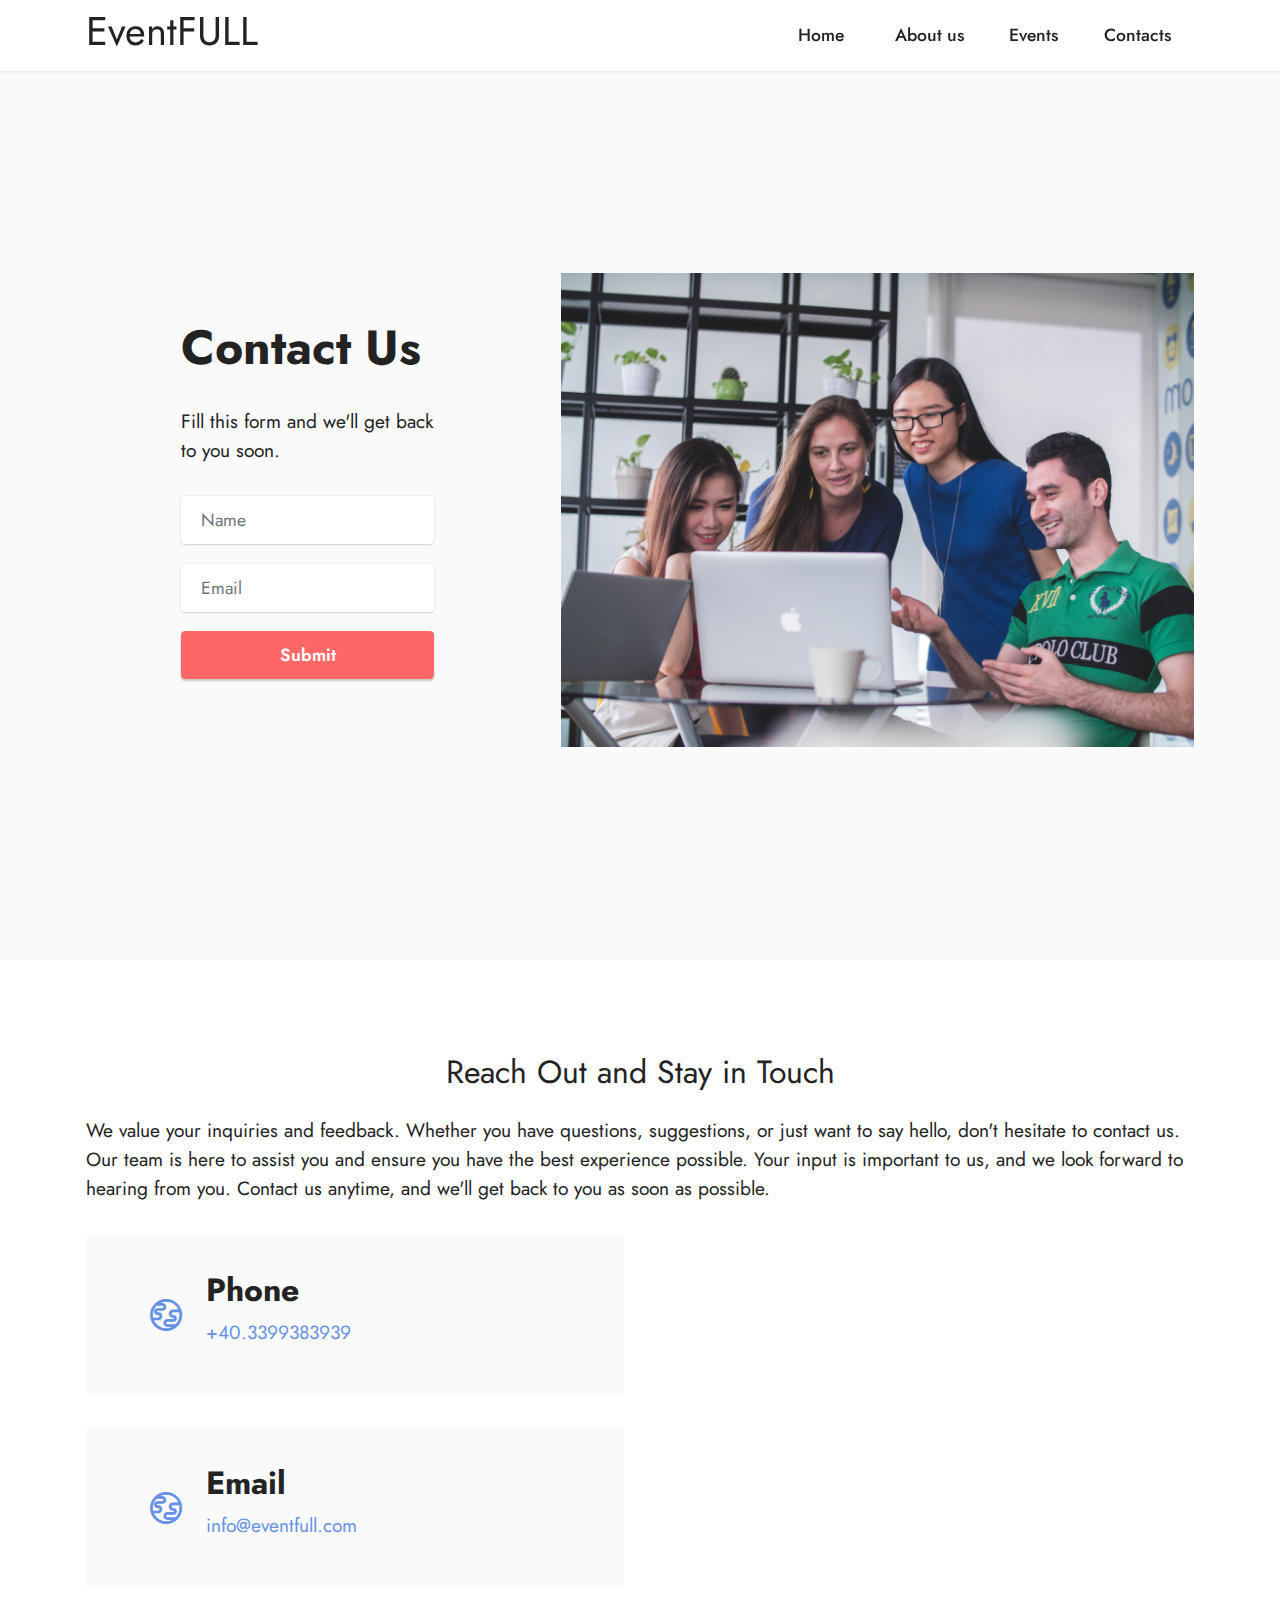
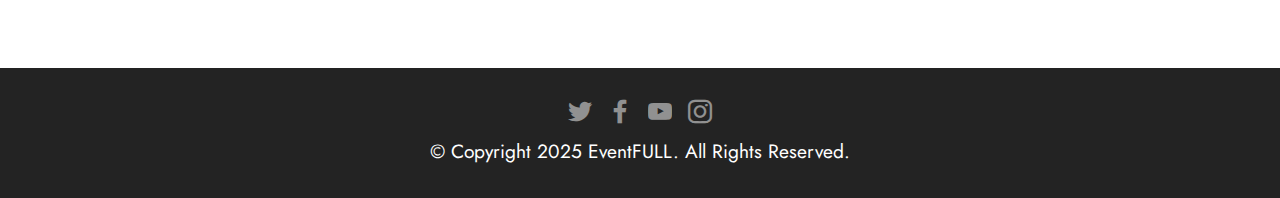
<file: contact.html>
<!DOCTYPE html>
<html>

<head>
    <meta charset="UTF-8">
    <meta http-equiv="X-UA-Compatible" content="IE=edge">
    <meta name="viewport" content="width=device-width, initial-scale=1, minimum-scale=1">
    <meta name="description"
        content="Contact us for inquiries, suggestions, or collaborations. Find our contact details and fill out the form to get in touch with our team.">


    <title>Contact</title>
    <link rel="stylesheet" href="assets/web/assets/mobirise-icons2/mobirise2.css">
    <link rel="stylesheet" href="assets/tether/tether.min.css">
    <link rel="stylesheet" href="assets/bootstrap/css/bootstrap.min.css">
    <link rel="stylesheet" href="assets/bootstrap/css/bootstrap-grid.min.css">
    <link rel="stylesheet" href="assets/bootstrap/css/bootstrap-reboot.min.css">
    <link rel="stylesheet" href="assets/dropdown/css/style.css">
    <link rel="stylesheet" href="assets/socicon/css/styles.css">
    <link rel="stylesheet" href="assets/theme/css/style.css">
    <link rel="preload" as="style" href="assets/mobirise/css/mbr-additional.css">
    <link rel="stylesheet" href="assets/mobirise/css/mbr-additional.css" type="text/css">




</head>

<body>

    <section class="menu menu1 cid-u1DNzW45Ad" once="menu" id="menu1-0">


        <nav class="navbar navbar-dropdown navbar-fixed-top navbar-expand-lg">
            <div class="container">
                <div class="navbar-brand">

                    <a class="navbar-caption text-black display-7" href="index.html">
                        <h1>EventFULL</h1>
                    </a>

                </div>
                <button class="navbar-toggler" type="button" data-toggle="collapse"
                    data-target="#navbarSupportedContent" aria-controls="navbarNavAltMarkup" aria-expanded="false"
                    aria-label="Toggle navigation">
                    <div class="hamburger">
                        <span></span>
                        <span></span>
                        <span></span>
                        <span></span>
                    </div>
                </button>
                <div class="collapse navbar-collapse" id="navbarSupportedContent">
                    <ul class="navbar-nav nav-dropdown nav-right" data-app-modern-menu="true">
                        <li class="nav-item"><a class="nav-link link text-black text-primary display-4"
                                href="index.html">Home</a></li>
                        <li class="nav-item"><a class="nav-link link text-black display-4"
                                href="aboutus.html">&nbsp;About us</a></li>
                        <li class="nav-item"><a class="nav-link link text-black display-4" href="events.html">Events</a>
                        </li>
                        <li class="nav-item"><a class="nav-link link text-black display-4"
                                href="contact.html">Contacts</a>
                        </li>
                    </ul>


                </div>
            </div>
        </nav>
    </section>

    <section class="form4 cid-u1JNRfobmw mbr-fullscreen" id="form4-t">





        <div class="container">
            <div class="row content-wrapper justify-content-center">
                <div class="col-lg-3 offset-lg-1 mbr-form" data-form-type="formoid">
                    <form method="POST" class="mbr-form form-with-styler" data-form-title="Form Name"><input
                            type="hidden" name="email" data-form-email="true"
                            value="UenmSjLuziOoRgbORdVQ4bgNdSFshseu+4mtrVk0doV6nsOnvQB8j7CCByULMgbKcD1uDMu3rMZbAxnexMl9DSg6c4U0jRTPyVAWUiqv6D/HuiM/ElqJvu/JUGKutYes">
                        <div class="row">
                            <div hidden="hidden" data-form-alert="" class="alert alert-success col-12">Thanks for
                                filling
                                out the form!</div>
                            <div hidden="hidden" data-form-alert-danger="" class="alert alert-danger col-12">Oops...!
                                some
                                problem!</div>
                        </div>
                        <div class="dragArea row">
                            <div class="col-lg-12 col-md-12 col-sm-12">
                                <h1 class="mbr-section-title mb-4 display-2">
                                    <strong>Contact Us</strong>
                                </h1>
                            </div>
                            <div class="col-lg-12 col-md-12 col-sm-12">
                                <p class="mbr-text mbr-fonts-style mb-4 display-7">
                                    Fill this form and we'll get back to you soon.</p>
                            </div>
                            <div class="col-lg-12 col-md col-12 form-group" data-for="name">
                                <input type="text" name="name" placeholder="Name" data-form-field="name"
                                    class="form-control" value="" id="name-form4-t">
                            </div>
                            <div class="col-lg-12 col-md col-12 form-group" data-for="email">
                                <input type="email" name="email" placeholder="Email" data-form-field="email"
                                    class="form-control" value="" id="email-form4-t">
                            </div>
                            <div class="col-12 col-md-auto mbr-section-btn">
                                <button type="submit" class="btn btn-secondary display-4">Submit</button>
                            </div>
                        </div>
                    </form>
                </div>
                <div class="col-lg-7 offset-lg-1 col-12">
                    <div class="image-wrapper">
                        <img class="w-100" src="assets/images/organizer2.jpg"
                            alt="A diverse group of individuals gathered around a laptop, engrossed in what they see on the screen.">
                    </div>
                </div>
            </div>
        </div>
    </section>

    <section class="contacts3 map1 cid-u1JLVC5MfC" id="contacts3-p">



        <div class="container">
            <div class="mbr-section-head">
                <h4 class="mbr-section-subtitle mbr-fonts-style align-center mb-0 mt-2 display-5">
                    Reach Out and Stay in Touch
                </h4>
                <p class="mbr-text mbr-fonts-style display-7"  style="margin-top: 20px;">
                    We value your inquiries and feedback. Whether you have questions, suggestions, or just want to say
                    hello, don't hesitate to contact us. Our team is here to assist you and ensure you have the best
                    experience possible. Your input is important to us, and we look forward to hearing from you. Contact
                    us anytime, and we'll get back to you as soon as possible.</p>
            </div>
            <div class="row justify-content-center mt-4">
                <div class="card col-12 col-md-6">
                    <div class="card-wrapper">
                        <div class="image-wrapper">
                            <span class="mbr-iconfont mobi-mbri-globe mobi-mbri"></span>
                        </div>
                        <div class="text-wrapper">
                            <h6 class="card-title mbr-fonts-style mb-1 display-5">
                                <strong>Phone</strong>
                            </h6>
                            <p class="mbr-text mbr-fonts-style display-7"><a href="tel:+12345678910"
                                    class="text-primary">+40.3399383939</a>&nbsp; &nbsp; &nbsp; &nbsp; &nbsp; &nbsp;
                                &nbsp; &nbsp; &nbsp; &nbsp; &nbsp; &nbsp; &nbsp;</p>
                        </div>
                    </div>
                    <div class="card-wrapper">
                        <div class="image-wrapper">
                            <span class="mbr-iconfont mobi-mbri-globe mobi-mbri"></span>
                        </div>
                        <div class="text-wrapper">
                            <h6 class="card-title mbr-fonts-style mb-1 display-5">
                                <strong>Email</strong>
                            </h6>
                            <p class="mbr-text mbr-fonts-style display-7"><a href="mailto:info@site.com"
                                    class="text-primary">info@eventfull.com</a>&nbsp; &nbsp; &nbsp; &nbsp; &nbsp; &nbsp;
                                &nbsp; &nbsp; &nbsp; &nbsp; &nbsp; &nbsp; &nbsp;</p>
                        </div>
                    </div>
                </div>
                <div class="map-wrapper col-12 col-md-6">
                    <div class="google-map"><iframe frameborder="0" style="border:0"
                            src="https://www.google.com/maps/embed?pb=!1m14!1m12!1m3!1d21856.773474168924!2d23.61791425!3d46.782699199999996!2m3!1f0!2f0!3f0!3m2!1i1024!2i768!4f13.1!5e0!3m2!1sen!2sro!4v1705598556199!5m2!1sen!2sro"
                            allowfullscreen=""></iframe></div>
                </div>
            </div>
        </div>
    </section>

    <section class="footer3 cid-u1DP3yotuV" once="footers" id="footer3-o">





        <div class="container">
            <div class="media-container-row align-center mbr-white">
                
                <div class="row social-row">
                    <div class="social-list align-right pb-2">






                        <div class="soc-item">
                            <a href="https://twitter.com/mobirise" target="_blank">
                                <span class="socicon-twitter socicon mbr-iconfont mbr-iconfont-social"></span>
                            </a>
                        </div>
                        <div class="soc-item">
                            <a href="https://www.facebook.com/pages/Mobirise/1616226671953247" target="_blank">
                                <span class="socicon-facebook socicon mbr-iconfont mbr-iconfont-social"></span>
                            </a>
                        </div>
                        <div class="soc-item">
                            <a href="https://www.youtube.com/c/mobirise" target="_blank">
                                <span class="socicon-youtube socicon mbr-iconfont mbr-iconfont-social"></span>
                            </a>
                        </div>
                        <div class="soc-item">
                            <a href="https://instagram.com/mobirise" target="_blank">
                                <span class="socicon-instagram socicon mbr-iconfont mbr-iconfont-social"></span>
                            </a>
                        </div>
                        
                    </div>
                </div>
                <div class="row row-copirayt">
                    <p class="mbr-text mb-0 mbr-fonts-style mbr-white align-center display-7">
                        © Copyright 2025 EventFULL. All Rights Reserved.
                    </p>
                </div>
            </div>
        </div>
    </section>
    <section
    style="background-color: #fff; font-family: -apple-system, BlinkMacSystemFont, 'Segoe UI', 'Roboto', 'Helvetica Neue', Arial, sans-serif; color:#aaa; font-size:12px; padding: 0; align-items: center; display: flex;">
    <a href="https://mobirise.site/l" ></a>
    
</section>
<script src="assets/web/assets/jquery/jquery.min.js"></script>
<script src="assets/popper/popper.min.js"></script>
<script src="assets/tether/tether.min.js"></script>
<script src="assets/bootstrap/js/bootstrap.min.js"></script>
<script src="assets/smoothscroll/smooth-scroll.js"></script>
<script src="assets/dropdown/js/nav-dropdown.js"></script>
<script src="assets/dropdown/js/navbar-dropdown.js"></script>
<script src="assets/touchswipe/jquery.touch-swipe.min.js"></script>
<script src="assets/bootstrapcarouselswipe/bootstrap-carousel-swipe.js"></script>
<script src="assets/mbr-testimonials-slider/mbr-testimonials-slider.js"></script>
<script src="assets/theme/js/script.js"></script>
</body>

</html>
</file>
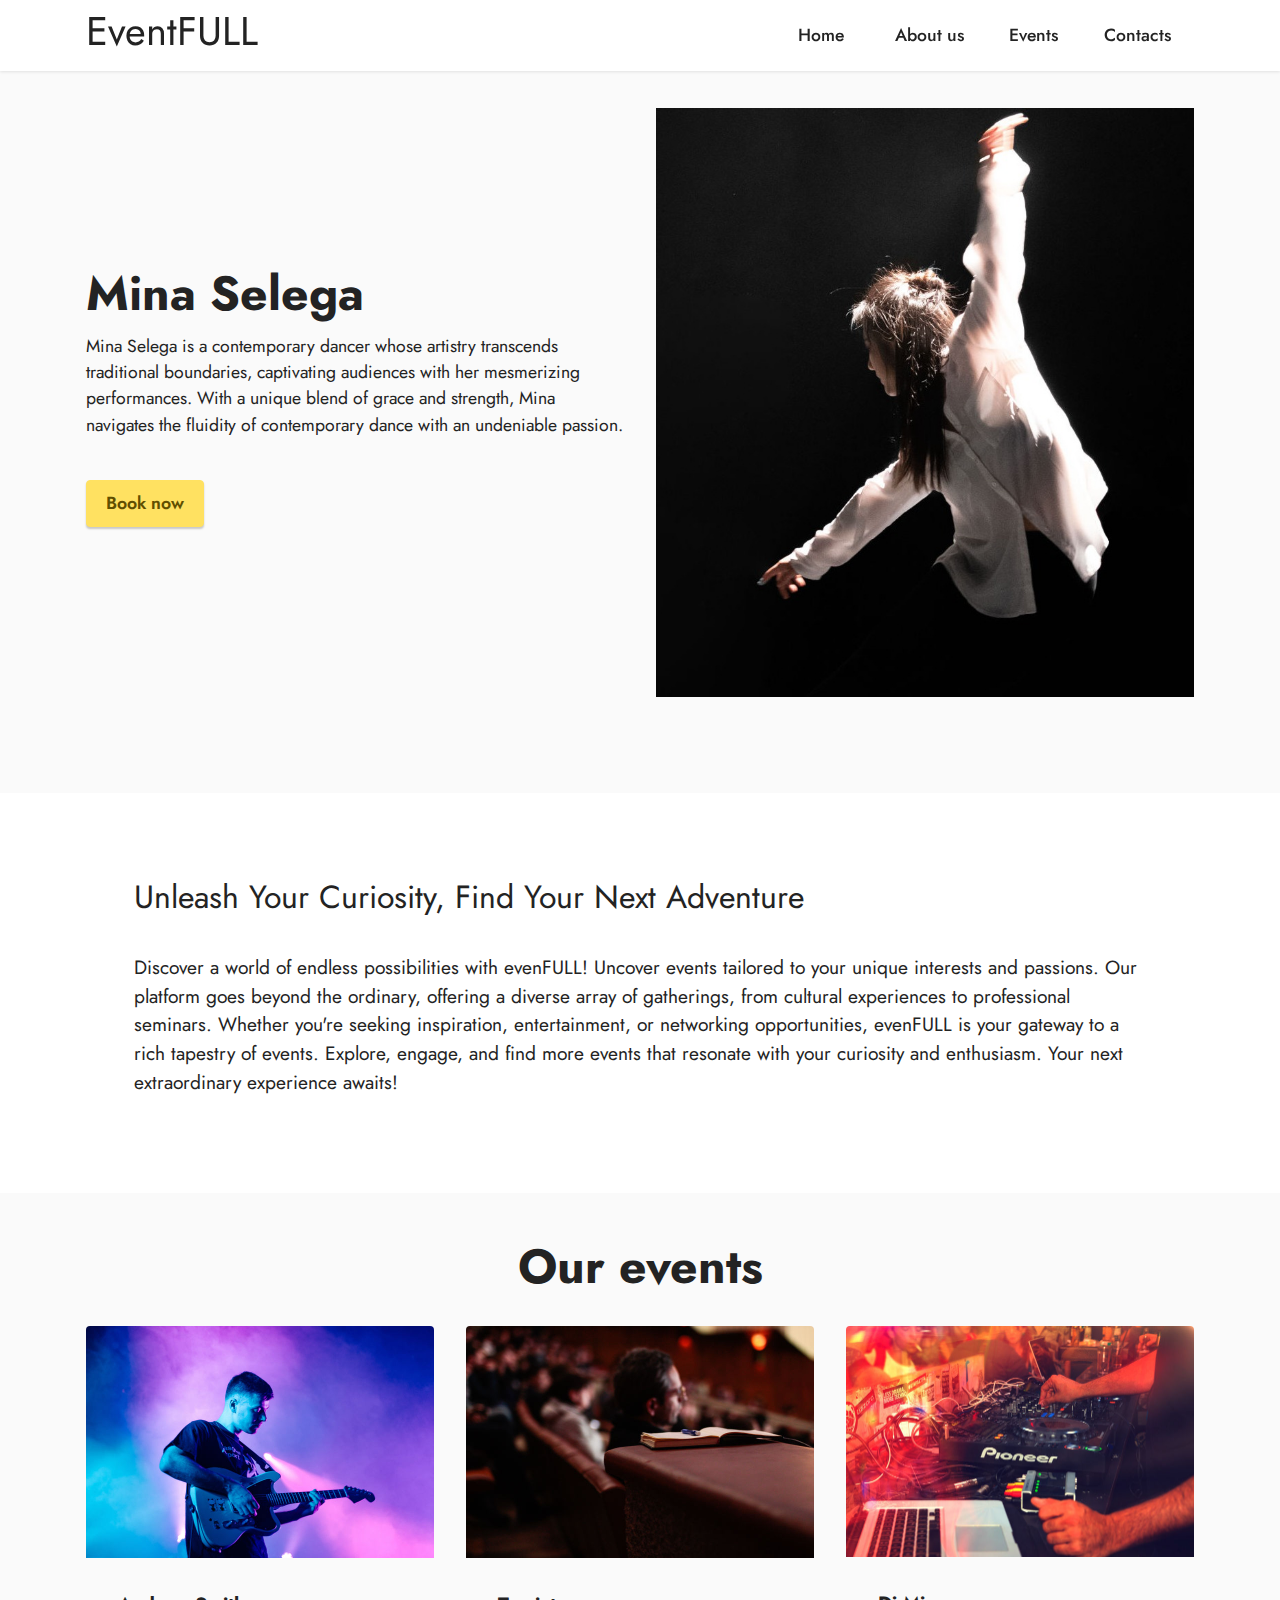
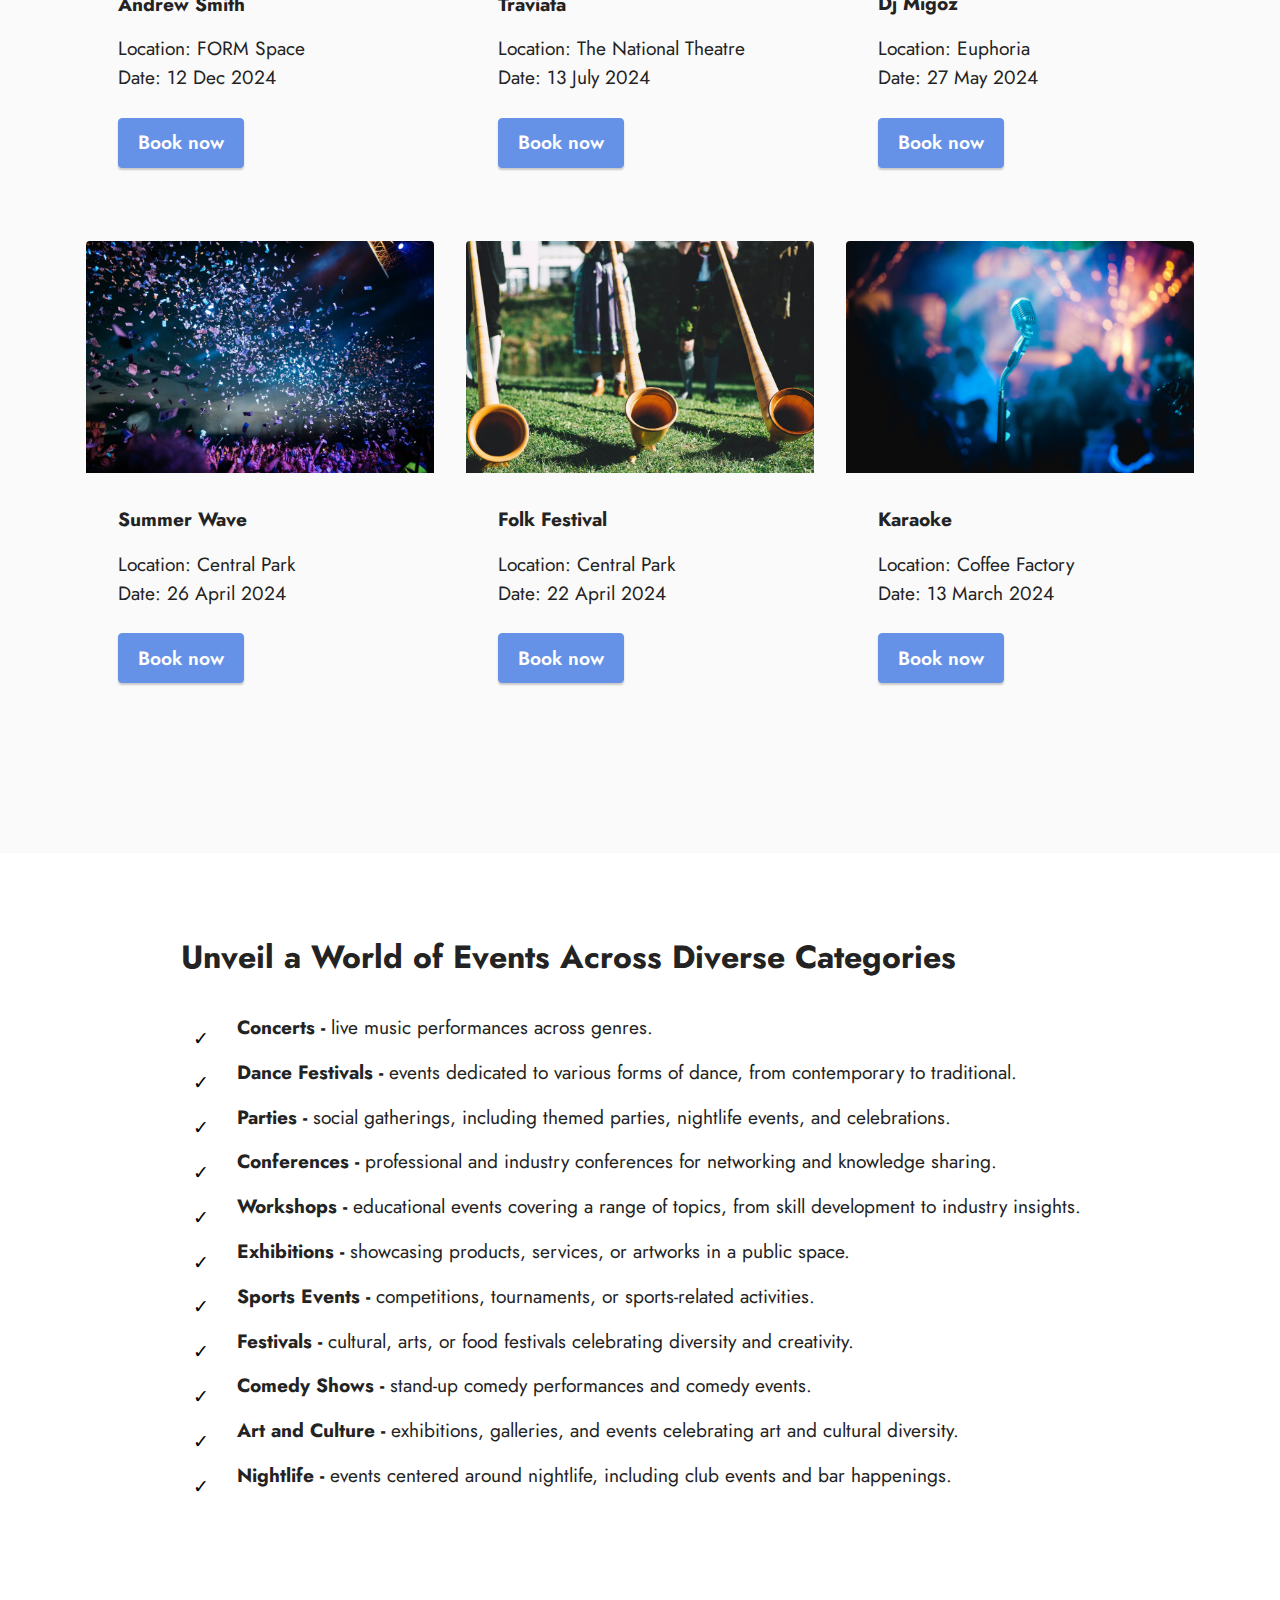
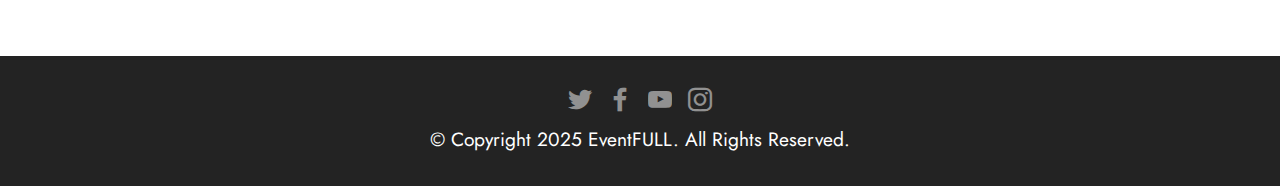
<file: events.html>
<!DOCTYPE html>
<html>

<head>
    <meta charset="UTF-8">
    <meta http-equiv="X-UA-Compatible" content="IE=edge">
    <meta name="viewport" content="width=device-width, initial-scale=1, minimum-scale=1">
    <meta name="description"
        content="Explore our recent and upcoming events. Learn more about conferences, seminars, exhibitions, and other activities we organize for our community.">


    <title>Events</title>
    <link rel="stylesheet" href="assets/tether/tether.min.css">
    <link rel="stylesheet" href="assets/bootstrap/css/bootstrap.min.css">
    <link rel="stylesheet" href="assets/bootstrap/css/bootstrap-grid.min.css">
    <link rel="stylesheet" href="assets/bootstrap/css/bootstrap-reboot.min.css">
    <link rel="stylesheet" href="assets/dropdown/css/style.css">
    <link rel="stylesheet" href="assets/socicon/css/styles.css">
    <link rel="stylesheet" href="assets/theme/css/style.css">
    <link rel="preload" as="style" href="assets/mobirise/css/mbr-additional.css">
    <link rel="stylesheet" href="assets/mobirise/css/mbr-additional.css" type="text/css">




</head>

<body>

    <section class="menu menu1 cid-u1DNzW45Ad" once="menu" id="menu1-0">


        <nav class="navbar navbar-dropdown navbar-fixed-top navbar-expand-lg">
            <div class="container">
                <div class="navbar-brand">

                    <a class="navbar-caption text-black display-7" href="index.html">
                        <h1>EventFULL</h1>
                    </a>

                </div>
                <button class="navbar-toggler" type="button" data-toggle="collapse"
                    data-target="#navbarSupportedContent" aria-controls="navbarNavAltMarkup" aria-expanded="false"
                    aria-label="Toggle navigation">
                    <div class="hamburger">
                        <span></span>
                        <span></span>
                        <span></span>
                        <span></span>
                    </div>
                </button>
                <div class="collapse navbar-collapse" id="navbarSupportedContent">
                    <ul class="navbar-nav nav-dropdown nav-right" data-app-modern-menu="true">
                        <li class="nav-item"><a class="nav-link link text-black text-primary display-4"
                                href="index.html">Home</a></li>
                        <li class="nav-item"><a class="nav-link link text-black display-4"
                                href="aboutus.html">&nbsp;About us</a></li>
                        <li class="nav-item"><a class="nav-link link text-black display-4" href="events.html">Events</a>
                        </li>
                        <li class="nav-item"><a class="nav-link link text-black display-4"
                                href="contact.html">Contacts</a>
                        </li>
                    </ul>


                </div>
            </div>
        </nav>
    </section>

    <section class="features3 cid-u1JL1dayyo" id="features3-k">




        <div class="container">
            <div class="content-wrapper">
                <div class="row align-items-center">
                    <div class="col-12 col-lg">
                        <div class="text-wrapper">
                            <h6 class="card-title mbr-fonts-style display-2"><strong>Mina Selega</strong></h6>
                            <p class="mbr-text mbr-fonts-style mb-4 display-4">
                                Mina Selega is a contemporary dancer whose artistry transcends traditional boundaries,
                                captivating audiences with her mesmerizing performances. With a unique blend of grace
                                and strength, Mina navigates the fluidity of contemporary dance with an undeniable
                                passion. </p>
                            <div class="mbr-section-btn mt-3"><a class="btn btn-warning display-4">Book now</a></div>
                        </div>
                    </div>
                    <div class="col-12 col-lg-6">
                        <div class="image-wrapper">
                            <img src="assets/images/artist-dance-980x1470.jpeg"
                                alt="A woman in a white shirt gracefully dances in the darkness, expressing her emotions through movement.">
                        </div>
                    </div>
                </div>
            </div>
        </div>
    </section>

    <section class="content5 cid-u1JLmdnHiK" id="content5-m">

        <div class="container">
            <div class="row justify-content-center">
                <div class="col-md-12 col-lg-11">

                    <h4 class="mbr-section-subtitle mbr-fonts-style mb-4 display-5"  style="margin-top: 80px;">Unleash Your Curiosity, Find Your
                        Next Adventure</h4>
                    <p class="mbr-text mbr-fonts-style display-7">
                        Discover a world of endless possibilities with evenFULL! Uncover events tailored to your unique
                        interests and passions. Our platform goes beyond the ordinary, offering a diverse array of
                        gatherings, from cultural experiences to professional seminars. Whether you're seeking
                        inspiration, entertainment, or networking opportunities, evenFULL is your gateway to a rich
                        tapestry of events. Explore, engage, and find more events that resonate with your curiosity and
                        enthusiasm. Your next extraordinary experience awaits!</p>
                </div>
            </div>
        </div>
    </section>

    <section class="features3 cid-u1JL1dayyo" id="features3-k">


        <div class="container">
            <div class="mbr-section-head">
                <h4 class="mbr-section-title mbr-fonts-style align-center mb-0 display-2">
                    <strong>Our events</strong>
                </h4>

            </div>
            <div class="row mt-4">
                <div class="item features-image сol-12 col-md-6 col-lg-4">
                    <div class="item-wrapper">
                        <div class="item-img">
                            <img src="assets/images/chitarist-696x464.jpg"
                                alt="A musician performing on an electric guitar under vibrant blue and purple lights.">
                        </div>
                        <div class="item-content">
                            <h5 class="item-title mbr-fonts-style display-7"><strong>Andrew Smith</strong></h5>

                            <p class="mbr-text mbr-fonts-style mt-3 display-7">Location: FORM Space<br>Date: 12 Dec 2024
                            </p>
                        </div>
                        <div class="mbr-section-btn item-footer mt-2"><a class="btn btn-primary item-btn display-7">Book
                                now</a></div>
                    </div>
                </div>
                <div class="item features-image сol-12 col-md-6 col-lg-4">
                    <div class="item-wrapper">
                        <div class="item-img">
                            <img src="assets/images/performance2-696x464.jpg"
                                alt="A man attentively sits in a lecture hall, engrossed in a book, seeking knowledge and expanding his horizons.">
                        </div>
                        <div class="item-content">
                            <h5 class="item-title mbr-fonts-style display-7"><strong>Traviata</strong></h5>

                            <p class="mbr-text mbr-fonts-style mt-3 display-7">Location: The National Theatre<br>Date:
                                13 July 2024</p>
                        </div>
                        <div class="mbr-section-btn item-footer mt-2"><a class="btn btn-primary item-btn display-7">Book
                                now</a></div>
                    </div>
                </div>
                <div class="item features-image сol-12 col-md-6 col-lg-4">
                    <div class="item-wrapper">
                        <div class="item-img">
                            <img src="assets/images/artist-dj1-696x463.jpg"
                                alt="A DJ mixing music at a lively party, creating an electrifying atmosphere with beats and tunes.">
                        </div>
                        <div class="item-content">
                            <h5 class="item-title mbr-fonts-style display-7"><strong>Dj Migoz</strong></h5>

                            <p class="mbr-text mbr-fonts-style mt-3 display-7">Location: Euphoria<br>Date: 27 May 2024
                            </p>
                        </div>
                        <div class="mbr-section-btn item-footer mt-2"><a class="btn btn-primary item-btn display-7">Book
                                now</a></div>
                    </div>
                </div>
                <div class="item features-image сol-12 col-md-6 col-lg-4">
                    <div class="item-wrapper">
                        <div class="item-img">
                            <img src="assets/images/festival-2-1920x1281.jpg"
                                alt="Confetti raining down at a concert, adding vibrant colors and excitement to the lively atmosphere.">
                        </div>
                        <div class="item-content">
                            <h5 class="item-title mbr-fonts-style display-7"><strong>Summer Wave</strong></h5>

                            <p class="mbr-text mbr-fonts-style mt-3 display-7">Location: Central Park<br>Date: 26 April
                                2024</p>
                        </div>
                        <div class="mbr-section-btn item-footer mt-2"><a class="btn btn-primary item-btn display-7">Book
                                now</a></div>
                    </div>
                </div>
                <div class="item features-image сol-12 col-md-6 col-lg-4">
                    <div class="item-wrapper">
                        <div class="item-img">
                            <img src="assets/images/artist-band3-1000x667.jpg"
                                alt="A group of people playing wooden flutes in the grass.">
                        </div>
                        <div class="item-content">
                            <h5 class="item-title mbr-fonts-style display-7"><strong>Folk Festival</strong></h5>

                            <p class="mbr-text mbr-fonts-style mt-3 display-7">Location: Central Park<br>Date: 22 April
                                2024</p>
                        </div>
                        <div class="mbr-section-btn item-footer mt-2"><a class="btn btn-primary item-btn display-7">Book
                                now</a></div>
                    </div>
                </div>
                <div class="item features-image сol-12 col-md-6 col-lg-4">
                    <div class="item-wrapper">
                        <div class="item-img">
                            <img src="assets/images/mic-6016x4016.jpg"
                                alt="A microphone in the foreground of a lively party with a crowd.">
                        </div>
                        <div class="item-content">
                            <h5 class="item-title mbr-fonts-style display-7"><strong>Karaoke</strong></h5>

                            <p class="mbr-text mbr-fonts-style mt-3 display-7">Location: Coffee Factory<br>Date: 13
                                March 2024</p>
                        </div>
                        <div class="mbr-section-btn item-footer mt-2"><a class="btn btn-primary item-btn display-7">Book
                                now</a></div>
                    </div>
                </div>
            </div>
        </div>
    </section>

    <section class="content14 cid-u1KbZsGOs3" id="content14-14">



        <div class="container">
            <div class="row justify-content-center">
                <div class="col-md-12 col-lg-10">
                    <h3 class="mbr-section-title mbr-fonts-style mb-4 display-5"><strong>Unveil a World of Events Across
                            Diverse Categories</strong></h3>
                    <ul class="list mbr-fonts-style display-7"></ul>
                </div>
            </div>
        </div>
    </section>

    <section class="content8 cid-u1K6mMIdh2" id="content8-13">

        <div class="container">
            <div class="row justify-content-center">
                <div class="counter-container col-md-12 col-lg-10">

                    <div class="mbr-text mbr-fonts-style display-7">
                        <ul>
                            <li><strong>Concerts -</strong><span style="font-size: 1.2rem;"></span><span
                                    style="font-size: 1.2rem;"> live music performances across genres.</span><br></li>
                            <li><strong>Dance Festivals - </strong><span style="font-size: 1.2rem;"></span><span
                                    style="font-size: 1.2rem;">events dedicated to various forms of dance, from
                                    contemporary to traditional.</span></li>
                            <li><strong>Parties -&nbsp;</strong>social gatherings, including themed parties, nightlife
                                events, and celebrations.</li>
                            <li><strong>Conferences -</strong> professional and industry conferences for networking and
                                knowledge sharing.</li>
                            <li><strong>Workshops -</strong> educational events covering a range of topics, from skill
                                development to industry insights.</li>
                            <li><strong>Exhibitions -</strong> showcasing products, services, or artworks in a public
                                space.</li>
                            <li><strong>Sports Events - </strong>competitions, tournaments, or sports-related
                                activities.</li>
                            <li><strong>Festivals -</strong> cultural, arts, or food festivals celebrating diversity and
                                creativity.</li>
                            <li><strong>Comedy Shows -</strong>&nbsp;stand-up comedy performances and comedy events.
                            </li>
                            <li><strong>Art and Culture -</strong> exhibitions, galleries, and events celebrating art
                                and cultural diversity.</li>
                            <li><strong>Nightlife - </strong>events centered around nightlife, including club events and
                                bar happenings.</li>
                        </ul>
                        <p><br></p>
                        <p><br></p>
                        <ul>
                        </ul>
                    </div>
                </div>
            </div>
        </div>
    </section>

    <section class="footer3 cid-u1DP3yotuV" once="footers" id="footer3-h">





        <div class="container">
            <div class="media-container-row align-center mbr-white">
                <div class="row social-row">
                    <div class="social-list align-right pb-2">


                        <div class="soc-item">
                            <a href="https://www.youtube.com/watch?v=dQw4w9WgXcQ">
                                <span class="socicon-twitter socicon mbr-iconfont mbr-iconfont-social"></span>
                            </a>
                        </div>
                        <div class="soc-item">
                            <a href="https://www.youtube.com/watch?v=dQw4w9WgXcQ">
                                <span class="socicon-facebook socicon mbr-iconfont mbr-iconfont-social"></span>
                            </a>
                        </div>
                        <div class="soc-item">
                            <a href="https://www.youtube.com/watch?v=dQw4w9WgXcQ">
                                <span class="socicon-youtube socicon mbr-iconfont mbr-iconfont-social"></span>
                            </a>
                        </div>
                        <div class="soc-item">
                            <a href="https://www.youtube.com/watch?v=dQw4w9WgXcQ">
                                <span class="socicon-instagram socicon mbr-iconfont mbr-iconfont-social"></span>
                            </a>
                        </div>
                    </div>
                    <div class="row row-copirayt">
                        <p class="mbr-text mb-0 mbr-fonts-style mbr-white align-center display-7">
                            © Copyright 2025 EventFULL. All Rights Reserved.
                        </p>
                    </div>
                </div>
            </div>
    </section>

    <section
    style="background-color: #fff; font-family: -apple-system, BlinkMacSystemFont, 'Segoe UI', 'Roboto', 'Helvetica Neue', Arial, sans-serif; color:#aaa; font-size:12px; padding: 0; align-items: center; display: flex;">
    <a href="https://mobirise.site/l" ></a>
    
</section>
<script src="assets/web/assets/jquery/jquery.min.js"></script>
<script src="assets/popper/popper.min.js"></script>
<script src="assets/tether/tether.min.js"></script>
<script src="assets/bootstrap/js/bootstrap.min.js"></script>
<script src="assets/smoothscroll/smooth-scroll.js"></script>
<script src="assets/dropdown/js/nav-dropdown.js"></script>
<script src="assets/dropdown/js/navbar-dropdown.js"></script>
<script src="assets/touchswipe/jquery.touch-swipe.min.js"></script>
<script src="assets/bootstrapcarouselswipe/bootstrap-carousel-swipe.js"></script>
<script src="assets/mbr-testimonials-slider/mbr-testimonials-slider.js"></script>
<script src="assets/theme/js/script.js"></script>
</body>

</html>
</file>
<file: assets/web/assets/mobirise-icons2/mobirise2.css>
@font-face {
  font-family: 'Moririse2';
  font-display: swap;
  src:  url('mobirise2.eot?f2bix4');
  src:  url('mobirise2.eot?f2bix4#iefix') format('embedded-opentype'),
    url('mobirise2.ttf?f2bix4') format('truetype'),
    url('mobirise2.woff?f2bix4') format('woff'),
    url('mobirise2.svg?f2bix4#mobirise2') format('svg');
  font-weight: normal;
  font-style: normal;
}

[class^="mobi-"], [class*=" mobi-"] {
  /* use !important to prevent issues with browser extensions that change fonts */
  font-family: 'Moririse2' !important;
  speak: none;
  font-style: normal;
  font-weight: normal;
  font-variant: normal;
  text-transform: none;
  line-height: 1;

  /* Better Font Rendering =========== */
  -webkit-font-smoothing: antialiased;
  -moz-osx-font-smoothing: grayscale;
}

.mobi-mbri-add-submenu:before {
  content: "\e900";
}
.mobi-mbri-alert:before {
  content: "\e901";
}
.mobi-mbri-align-center:before {
  content: "\e902";
}
.mobi-mbri-align-justify:before {
  content: "\e903";
}
.mobi-mbri-align-left:before {
  content: "\e904";
}
.mobi-mbri-align-right:before {
  content: "\e905";
}
.mobi-mbri-android:before {
  content: "\e906";
}
.mobi-mbri-apple:before {
  content: "\e907";
}
.mobi-mbri-arrow-down:before {
  content: "\e908";
}
.mobi-mbri-arrow-next:before {
  content: "\e909";
}
.mobi-mbri-arrow-prev:before {
  content: "\e90a";
}
.mobi-mbri-arrow-up:before {
  content: "\e90b";
}
.mobi-mbri-bold:before {
  content: "\e90c";
}
.mobi-mbri-bookmark:before {
  content: "\e90d";
}
.mobi-mbri-bootstrap:before {
  content: "\e90e";
}
.mobi-mbri-briefcase:before {
  content: "\e90f";
}
.mobi-mbri-browse:before {
  content: "\e910";
}
.mobi-mbri-bulleted-list:before {
  content: "\e911";
}
.mobi-mbri-calendar:before {
  content: "\e912";
}
.mobi-mbri-camera:before {
  content: "\e913";
}
.mobi-mbri-cart-add:before {
  content: "\e914";
}
.mobi-mbri-cart-full:before {
  content: "\e915";
}
.mobi-mbri-cash:before {
  content: "\e916";
}
.mobi-mbri-change-style:before {
  content: "\e917";
}
.mobi-mbri-chat:before {
  content: "\e918";
}
.mobi-mbri-clock:before {
  content: "\e919";
}
.mobi-mbri-close:before {
  content: "\e91a";
}
.mobi-mbri-cloud:before {
  content: "\e91b";
}
.mobi-mbri-code:before {
  content: "\e91c";
}
.mobi-mbri-contact-form:before {
  content: "\e91d";
}
.mobi-mbri-credit-card:before {
  content: "\e91e";
}
.mobi-mbri-cursor-click:before {
  content: "\e91f";
}
.mobi-mbri-cust-feedback:before {
  content: "\e920";
}
.mobi-mbri-database:before {
  content: "\e921";
}
.mobi-mbri-delivery:before {
  content: "\e922";
}
.mobi-mbri-desktop:before {
  content: "\e923";
}
.mobi-mbri-devices:before {
  content: "\e924";
}
.mobi-mbri-down:before {
  content: "\e925";
}
.mobi-mbri-download-2:before {
  content: "\e926";
}
.mobi-mbri-download:before {
  content: "\e927";
}
.mobi-mbri-drag-n-drop-2:before {
  content: "\e928";
}
.mobi-mbri-drag-n-drop:before {
  content: "\e929";
}
.mobi-mbri-edit-2:before {
  content: "\e92a";
}
.mobi-mbri-edit:before {
  content: "\e92b";
}
.mobi-mbri-error:before {
  content: "\e92c";
}
.mobi-mbri-extension:before {
  content: "\e92d";
}
.mobi-mbri-features:before {
  content: "\e92e";
}
.mobi-mbri-file:before {
  content: "\e92f";
}
.mobi-mbri-flag:before {
  content: "\e930";
}
.mobi-mbri-folder:before {
  content: "\e931";
}
.mobi-mbri-gift:before {
  content: "\e932";
}
.mobi-mbri-github:before {
  content: "\e933";
}
.mobi-mbri-globe-2:before {
  content: "\e934";
}
.mobi-mbri-globe:before {
  content: "\e935";
}
.mobi-mbri-growing-chart:before {
  content: "\e936";
}
.mobi-mbri-hearth:before {
  content: "\e937";
}
.mobi-mbri-help:before {
  content: "\e938";
}
.mobi-mbri-home:before {
  content: "\e939";
}
.mobi-mbri-hot-cup:before {
  content: "\e93a";
}
.mobi-mbri-idea:before {
  content: "\e93b";
}
.mobi-mbri-image-gallery:before {
  content: "\e93c";
}
.mobi-mbri-image-slider:before {
  content: "\e93d";
}
.mobi-mbri-info:before {
  content: "\e93e";
}
.mobi-mbri-italic:before {
  content: "\e93f";
}
.mobi-mbri-key:before {
  content: "\e940";
}
.mobi-mbri-laptop:before {
  content: "\e941";
}
.mobi-mbri-layers:before {
  content: "\e942";
}
.mobi-mbri-left-right:before {
  content: "\e943";
}
.mobi-mbri-left:before {
  content: "\e944";
}
.mobi-mbri-letter:before {
  content: "\e945";
}
.mobi-mbri-like:before {
  content: "\e946";
}
.mobi-mbri-link:before {
  content: "\e947";
}
.mobi-mbri-lock:before {
  content: "\e948";
}
.mobi-mbri-login:before {
  content: "\e949";
}
.mobi-mbri-logout:before {
  content: "\e94a";
}
.mobi-mbri-magic-stick:before {
  content: "\e94b";
}
.mobi-mbri-map-pin:before {
  content: "\e94c";
}
.mobi-mbri-menu:before {
  content: "\e94d";
}
.mobi-mbri-mobile-2:before {
  content: "\e94e";
}
.mobi-mbri-mobile-horizontal:before {
  content: "\e94f";
}
.mobi-mbri-mobile:before {
  content: "\e950";
}
.mobi-mbri-mobirise:before {
  content: "\e951";
}
.mobi-mbri-more-horizontal:before {
  content: "\e952";
}
.mobi-mbri-more-vertical:before {
  content: "\e953";
}
.mobi-mbri-music:before {
  content: "\e954";
}
.mobi-mbri-new-file:before {
  content: "\e955";
}
.mobi-mbri-numbered-list:before {
  content: "\e956";
}
.mobi-mbri-opened-folder:before {
  content: "\e957";
}
.mobi-mbri-pages:before {
  content: "\e958";
}
.mobi-mbri-paper-plane:before {
  content: "\e959";
}
.mobi-mbri-paperclip:before {
  content: "\e95a";
}
.mobi-mbri-phone:before {
  content: "\e95b";
}
.mobi-mbri-photo:before {
  content: "\e95c";
}
.mobi-mbri-photos:before {
  content: "\e95d";
}
.mobi-mbri-pin:before {
  content: "\e95e";
}
.mobi-mbri-play:before {
  content: "\e95f";
}
.mobi-mbri-plus:before {
  content: "\e960";
}
.mobi-mbri-preview:before {
  content: "\e961";
}
.mobi-mbri-print:before {
  content: "\e962";
}
.mobi-mbri-protect:before {
  content: "\e963";
}
.mobi-mbri-question:before {
  content: "\e964";
}
.mobi-mbri-quote-left:before {
  content: "\e965";
}
.mobi-mbri-quote-right:before {
  content: "\e966";
}
.mobi-mbri-redo:before {
  content: "\e967";
}
.mobi-mbri-refresh:before {
  content: "\e968";
}
.mobi-mbri-responsive-2:before {
  content: "\e969";
}
.mobi-mbri-responsive:before {
  content: "\e96a";
}
.mobi-mbri-right:before {
  content: "\e96b";
}
.mobi-mbri-rocket:before {
  content: "\e96c";
}
.mobi-mbri-sad-face:before {
  content: "\e96d";
}
.mobi-mbri-sale:before {
  content: "\e96e";
}
.mobi-mbri-save:before {
  content: "\e96f";
}
.mobi-mbri-search:before {
  content: "\e970";
}
.mobi-mbri-setting-2:before {
  content: "\e971";
}
.mobi-mbri-setting-3:before {
  content: "\e972";
}
.mobi-mbri-setting:before {
  content: "\e973";
}
.mobi-mbri-share:before {
  content: "\e974";
}
.mobi-mbri-shopping-bag:before {
  content: "\e975";
}
.mobi-mbri-shopping-basket:before {
  content: "\e976";
}
.mobi-mbri-shopping-cart:before {
  content: "\e977";
}
.mobi-mbri-sites:before {
  content: "\e978";
}
.mobi-mbri-smile-face:before {
  content: "\e979";
}
.mobi-mbri-speed:before {
  content: "\e97a";
}
.mobi-mbri-star:before {
  content: "\e97b";
}
.mobi-mbri-success:before {
  content: "\e97c";
}
.mobi-mbri-sun:before {
  content: "\e97d";
}
.mobi-mbri-sun2:before {
  content: "\e97e";
}
.mobi-mbri-tablet-vertical:before {
  content: "\e97f";
}
.mobi-mbri-tablet:before {
  content: "\e980";
}
.mobi-mbri-target:before {
  content: "\e981";
}
.mobi-mbri-timer:before {
  content: "\e982";
}
.mobi-mbri-to-ftp:before {
  content: "\e983";
}
.mobi-mbri-to-local-drive:before {
  content: "\e984";
}
.mobi-mbri-touch-swipe:before {
  content: "\e985";
}
.mobi-mbri-touch:before {
  content: "\e986";
}
.mobi-mbri-trash:before {
  content: "\e987";
}
.mobi-mbri-underline:before {
  content: "\e988";
}
.mobi-mbri-undo:before {
  content: "\e989";
}
.mobi-mbri-unlink:before {
  content: "\e98a";
}
.mobi-mbri-unlock:before {
  content: "\e98b";
}
.mobi-mbri-up-down:before {
  content: "\e98c";
}
.mobi-mbri-up:before {
  content: "\e98d";
}
.mobi-mbri-update:before {
  content: "\e98e";
}
.mobi-mbri-upload-2:before {
  content: "\e98f";
}
.mobi-mbri-upload:before {
  content: "\e990";
}
.mobi-mbri-user-2:before {
  content: "\e991";
}
.mobi-mbri-user:before {
  content: "\e992";
}
.mobi-mbri-users:before {
  content: "\e993";
}
.mobi-mbri-video-play:before {
  content: "\e994";
}
.mobi-mbri-video:before {
  content: "\e995";
}
.mobi-mbri-watch:before {
  content: "\e996";
}
.mobi-mbri-website-theme-2:before {
  content: "\e997";
}
.mobi-mbri-website-theme:before {
  content: "\e998";
}
.mobi-mbri-wifi:before {
  content: "\e999";
}
.mobi-mbri-windows:before {
  content: "\e99a";
}
.mobi-mbri-zoom-in:before {
  content: "\e99b";
}
.mobi-mbri-zoom-out:before {
  content: "\e99c";
}
</file>
<file: assets/dropdown/css/style.css>
.navbar-dropdown {
  left: 0;
  padding: 0;
  position: absolute;
  right: 0;
  top: 0;
  transition: all 0.45s ease;
  z-index: 1030;
  background: #282828; }
  .navbar-dropdown .navbar-logo {
    margin-right: 0.8rem;
    transition: margin 0.3s ease-in-out;
    vertical-align: middle; }
    .navbar-dropdown .navbar-logo img {
      height: 3.125rem;
      transition: all 0.3s ease-in-out; }
    .navbar-dropdown .navbar-logo.mbr-iconfont {
      font-size: 3.125rem;
      line-height: 3.125rem; }
  .navbar-dropdown .navbar-caption {
    font-weight: 700;
    white-space: normal;
    vertical-align: -4px;
    line-height: 3.125rem !important; }
    .navbar-dropdown .navbar-caption, .navbar-dropdown .navbar-caption:hover {
      color: inherit;
      text-decoration: none; }
  .navbar-dropdown .mbr-iconfont + .navbar-caption {
    vertical-align: -1px; }
  .navbar-dropdown.navbar-fixed-top {
    position: fixed; }
  .navbar-dropdown .navbar-brand span {
    vertical-align: -4px; }
  .navbar-dropdown.bg-color.transparent {
    background: none; }
  .navbar-dropdown.navbar-short .navbar-brand {
    padding: 0.625rem 0; }
    .navbar-dropdown.navbar-short .navbar-brand span {
      vertical-align: -1px; }
  .navbar-dropdown.navbar-short .navbar-caption {
    line-height: 2.375rem !important;
    vertical-align: -2px; }
  .navbar-dropdown.navbar-short .navbar-logo {
    margin-right: 0.5rem; }
    .navbar-dropdown.navbar-short .navbar-logo img {
      height: 2.375rem; }
    .navbar-dropdown.navbar-short .navbar-logo.mbr-iconfont {
      font-size: 2.375rem;
      line-height: 2.375rem; }
  .navbar-dropdown.navbar-short .mbr-table-cell {
    height: 3.625rem; }
  .navbar-dropdown .navbar-close {
    left: 0.6875rem;
    position: fixed;
    top: 0.75rem;
    z-index: 1000; }
  .navbar-dropdown .hamburger-icon {
    content: "";
    display: inline-block;
    vertical-align: middle;
    width: 16px;
    -webkit-box-shadow: 0 -6px 0 1px #282828,0 0 0 1px #282828,0 6px 0 1px #282828;
    -moz-box-shadow: 0 -6px 0 1px #282828,0 0 0 1px #282828,0 6px 0 1px #282828;
    box-shadow: 0 -6px 0 1px #282828,0 0 0 1px #282828,0 6px 0 1px #282828; }

.dropdown-menu .dropdown-toggle[data-toggle="dropdown-submenu"]::after {
  border-bottom: 0.35em solid transparent;
  border-left: 0.35em solid;
  border-right: 0;
  border-top: 0.35em solid transparent;
  margin-left: 0.3rem; }

.dropdown-menu .dropdown-item:focus {
  outline: 0; }

.nav-dropdown {
  font-size: 0.75rem;
  font-weight: 500;
  height: auto !important; }
  .nav-dropdown .nav-btn {
    padding-left: 1rem; }
  .nav-dropdown .link {
    margin: .667em 1.667em;
    font-weight: 500;
    padding: 0;
    transition: color .2s ease-in-out; }
    .nav-dropdown .link.dropdown-toggle {
      margin-right: 2.583em; }
      .nav-dropdown .link.dropdown-toggle::after {
        margin-left: .25rem;
        border-top: 0.35em solid;
        border-right: 0.35em solid transparent;
        border-left: 0.35em solid transparent;
        border-bottom: 0; }
      .nav-dropdown .link.dropdown-toggle[aria-expanded="true"] {
        margin: 0;
        padding: 0.667em 3.263em  0.667em 1.667em; }
  .nav-dropdown .link::after,
  .nav-dropdown .dropdown-item::after {
    color: inherit; }
  .nav-dropdown .btn {
    font-size: 0.75rem;
    font-weight: 700;
    letter-spacing: 0;
    margin-bottom: 0;
    padding-left: 1.25rem;
    padding-right: 1.25rem; }
  .nav-dropdown .dropdown-menu {
    border-radius: 0;
    border: 0;
    left: 0;
    margin: 0;
    padding-bottom: 1.25rem;
    padding-top: 1.25rem;
    position: relative; }
  .nav-dropdown .dropdown-submenu {
    margin-left: 0.125rem;
    top: 0; }
  .nav-dropdown .dropdown-item {
    font-weight: 500;
    line-height: 2;
    padding: 0.3846em 4.615em 0.3846em 1.5385em;
    position: relative;
    transition: color .2s ease-in-out, background-color .2s ease-in-out; }
    .nav-dropdown .dropdown-item::after {
      margin-top: -0.3077em;
      position: absolute;
      right: 1.1538em;
      top: 50%; }
    .nav-dropdown .dropdown-item:focus, .nav-dropdown .dropdown-item:hover {
      background: none; }

@media (max-width: 767px) {
  .nav-dropdown.navbar-toggleable-sm {
    bottom: 0;
    display: none;
    left: 0;
    overflow-x: hidden;
    position: fixed;
    top: 0;
    transform: translateX(-100%);
    -ms-transform: translateX(-100%);
    -webkit-transform: translateX(-100%);
    width: 18.75rem;
    z-index: 999; } }
.nav-dropdown.navbar-toggleable-xl {
  bottom: 0;
  display: none;
  left: 0;
  overflow-x: hidden;
  position: fixed;
  top: 0;
  transform: translateX(-100%);
  -ms-transform: translateX(-100%);
  -webkit-transform: translateX(-100%);
  width: 18.75rem;
  z-index: 999; }

.nav-dropdown-sm {
  display: block !important;
  overflow-x: hidden;
  overflow: auto;
  padding-top: 3.875rem; }
  .nav-dropdown-sm::after {
    content: "";
    display: block;
    height: 3rem;
    width: 100%; }
  .nav-dropdown-sm.collapse.in ~ .navbar-close {
    display: block !important; }
  .nav-dropdown-sm.collapsing, .nav-dropdown-sm.collapse.in {
    transform: translateX(0);
    -ms-transform: translateX(0);
    -webkit-transform: translateX(0);
    transition: all 0.25s ease-out;
    -webkit-transition: all 0.25s ease-out;
    background: #282828; }
  .nav-dropdown-sm.collapsing[aria-expanded="false"] {
    transform: translateX(-100%);
    -ms-transform: translateX(-100%);
    -webkit-transform: translateX(-100%); }
  .nav-dropdown-sm .nav-item {
    display: block;
    margin-left: 0 !important;
    padding-left: 0; }
  .nav-dropdown-sm .link,
  .nav-dropdown-sm .dropdown-item {
    border-top: 1px dotted rgba(255, 255, 255, 0.1);
    font-size: 0.8125rem;
    line-height: 1.6;
    margin: 0 !important;
    padding: 0.875rem 2.4rem 0.875rem 1.5625rem !important;
    position: relative;
    white-space: normal; }
    .nav-dropdown-sm .link:focus, .nav-dropdown-sm .link:hover,
    .nav-dropdown-sm .dropdown-item:focus,
    .nav-dropdown-sm .dropdown-item:hover {
      background: rgba(0, 0, 0, 0.2) !important;
      color: #c0a375; }
  .nav-dropdown-sm .nav-btn {
    position: relative;
    padding: 1.5625rem 1.5625rem 0 1.5625rem; }
    .nav-dropdown-sm .nav-btn::before {
      border-top: 1px dotted rgba(255, 255, 255, 0.1);
      content: "";
      left: 0;
      position: absolute;
      top: 0;
      width: 100%; }
    .nav-dropdown-sm .nav-btn + .nav-btn {
      padding-top: 0.625rem; }
      .nav-dropdown-sm .nav-btn + .nav-btn::before {
        display: none; }
  .nav-dropdown-sm .btn {
    padding: 0.625rem 0; }
  .nav-dropdown-sm .dropdown-toggle[data-toggle="dropdown-submenu"]::after {
    margin-left: .25rem;
    border-top: 0.35em solid;
    border-right: 0.35em solid transparent;
    border-left: 0.35em solid transparent;
    border-bottom: 0; }
  .nav-dropdown-sm .dropdown-toggle[data-toggle="dropdown-submenu"][aria-expanded="true"]::after {
    border-top: 0;
    border-right: 0.35em solid transparent;
    border-left: 0.35em solid transparent;
    border-bottom: 0.35em solid; }
  .nav-dropdown-sm .dropdown-menu {
    margin: 0;
    padding: 0;
    position: relative;
    top: 0;
    left: 0;
    width: 100%;
    border: 0;
    float: none;
    border-radius: 0;
    background: none; }
  .nav-dropdown-sm .dropdown-submenu {
    left: 100%;
    margin-left: 0.125rem;
    margin-top: -1.25rem;
    top: 0; }

.navbar-toggleable-sm .nav-dropdown .dropdown-menu {
  position: absolute; }

.navbar-toggleable-sm .nav-dropdown .dropdown-submenu {
  left: 100%;
  margin-left: 0.125rem;
  margin-top: -1.25rem;
  top: 0; }

.navbar-toggleable-sm.opened .nav-dropdown .dropdown-menu {
  position: relative; }

.navbar-toggleable-sm.opened .nav-dropdown .dropdown-submenu {
  left: 0;
  margin-left: 00rem;
  margin-top: 0rem;
  top: 0; }

.is-builder .nav-dropdown.collapsing {
  transition: none !important; }

/*# sourceMappingURL=style.css.map */
</file>
<file: assets/socicon/css/styles.css>
@charset "UTF-8";

@font-face {
  font-family: 'Socicon';
  src:  url('../fonts/socicon.eot');
  src:  url('../fonts/socicon.eot?#iefix') format('embedded-opentype'),
    url('../fonts/socicon.woff2') format('woff2'),
    url('../fonts/socicon.ttf') format('truetype'),
    url('../fonts/socicon.woff') format('woff'),
    url('../fonts/socicon.svg#socicon') format('svg');
  font-weight: normal;
  font-style: normal;
  font-display: swap;
}

[data-icon]:before {
  font-family: "socicon" !important;
  content: attr(data-icon);
  font-style: normal !important;
  font-weight: normal !important;
  font-variant: normal !important;
  text-transform: none !important;
  speak: none;
  line-height: 1;
  -webkit-font-smoothing: antialiased;
  -moz-osx-font-smoothing: grayscale;
}

[class^="socicon-"], [class*=" socicon-"] {
  /* use !important to prevent issues with browser extensions that change fonts */
  font-family: 'Socicon' !important;
  speak: none;
  font-style: normal;
  font-weight: normal;
  font-variant: normal;
  text-transform: none;
  line-height: 1;

  /* Better Font Rendering =========== */
  -webkit-font-smoothing: antialiased;
  -moz-osx-font-smoothing: grayscale;
}

.socicon-eitaa:before {
  content: "\e97c";
}
.socicon-soroush:before {
  content: "\e97d";
}
.socicon-bale:before {
  content: "\e97e";
}
.socicon-zazzle:before {
  content: "\e97b";
}
.socicon-society6:before {
  content: "\e97a";
}
.socicon-redbubble:before {
  content: "\e979";
}
.socicon-avvo:before {
  content: "\e978";
}
.socicon-stitcher:before {
  content: "\e977";
}
.socicon-googlehangouts:before {
  content: "\e974";
}
.socicon-dlive:before {
  content: "\e975";
}
.socicon-vsco:before {
  content: "\e976";
}
.socicon-flipboard:before {
  content: "\e973";
}
.socicon-ubuntu:before {
  content: "\e958";
}
.socicon-artstation:before {
  content: "\e959";
}
.socicon-invision:before {
  content: "\e95a";
}
.socicon-torial:before {
  content: "\e95b";
}
.socicon-collectorz:before {
  content: "\e95c";
}
.socicon-seenthis:before {
  content: "\e95d";
}
.socicon-googleplaymusic:before {
  content: "\e95e";
}
.socicon-debian:before {
  content: "\e95f";
}
.socicon-filmfreeway:before {
  content: "\e960";
}
.socicon-gnome:before {
  content: "\e961";
}
.socicon-itchio:before {
  content: "\e962";
}
.socicon-jamendo:before {
  content: "\e963";
}
.socicon-mix:before {
  content: "\e964";
}
.socicon-sharepoint:before {
  content: "\e965";
}
.socicon-tinder:before {
  content: "\e966";
}
.socicon-windguru:before {
  content: "\e967";
}
.socicon-cdbaby:before {
  content: "\e968";
}
.socicon-elementaryos:before {
  content: "\e969";
}
.socicon-stage32:before {
  content: "\e96a";
}
.socicon-tiktok:before {
  content: "\e96b";
}
.socicon-gitter:before {
  content: "\e96c";
}
.socicon-letterboxd:before {
  content: "\e96d";
}
.socicon-threema:before {
  content: "\e96e";
}
.socicon-splice:before {
  content: "\e96f";
}
.socicon-metapop:before {
  content: "\e970";
}
.socicon-naver:before {
  content: "\e971";
}
.socicon-remote:before {
  content: "\e972";
}
.socicon-internet:before {
  content: "\e957";
}
.socicon-moddb:before {
  content: "\e94b";
}
.socicon-indiedb:before {
  content: "\e94c";
}
.socicon-traxsource:before {
  content: "\e94d";
}
.socicon-gamefor:before {
  content: "\e94e";
}
.socicon-pixiv:before {
  content: "\e94f";
}
.socicon-myanimelist:before {
  content: "\e950";
}
.socicon-blackberry:before {
  content: "\e951";
}
.socicon-wickr:before {
  content: "\e952";
}
.socicon-spip:before {
  content: "\e953";
}
.socicon-napster:before {
  content: "\e954";
}
.socicon-beatport:before {
  content: "\e955";
}
.socicon-hackerone:before {
  content: "\e956";
}
.socicon-hackernews:before {
  content: "\e946";
}
.socicon-smashwords:before {
  content: "\e947";
}
.socicon-kobo:before {
  content: "\e948";
}
.socicon-bookbub:before {
  content: "\e949";
}
.socicon-mailru:before {
  content: "\e94a";
}
.socicon-gitlab:before {
  content: "\e945";
}
.socicon-instructables:before {
  content: "\e944";
}
.socicon-portfolio:before {
  content: "\e943";
}
.socicon-codered:before {
  content: "\e940";
}
.socicon-origin:before {
  content: "\e941";
}
.socicon-nextdoor:before {
  content: "\e942";
}
.socicon-udemy:before {
  content: "\e93f";
}
.socicon-livemaster:before {
  content: "\e93e";
}
.socicon-crunchbase:before {
  content: "\e93b";
}
.socicon-homefy:before {
  content: "\e93c";
}
.socicon-calendly:before {
  content: "\e93d";
}
.socicon-realtor:before {
  content: "\e90f";
}
.socicon-tidal:before {
  content: "\e910";
}
.socicon-qobuz:before {
  content: "\e911";
}
.socicon-natgeo:before {
  content: "\e912";
}
.socicon-mastodon:before {
  content: "\e913";
}
.socicon-unsplash:before {
  content: "\e914";
}
.socicon-homeadvisor:before {
  content: "\e915";
}
.socicon-angieslist:before {
  content: "\e916";
}
.socicon-codepen:before {
  content: "\e917";
}
.socicon-slack:before {
  content: "\e918";
}
.socicon-openaigym:before {
  content: "\e919";
}
.socicon-logmein:before {
  content: "\e91a";
}
.socicon-fiverr:before {
  content: "\e91b";
}
.socicon-gotomeeting:before {
  content: "\e91c";
}
.socicon-aliexpress:before {
  content: "\e91d";
}
.socicon-guru:before {
  content: "\e91e";
}
.socicon-appstore:before {
  content: "\e91f";
}
.socicon-homes:before {
  content: "\e920";
}
.socicon-zoom:before {
  content: "\e921";
}
.socicon-alibaba:before {
  content: "\e922";
}
.socicon-craigslist:before {
  content: "\e923";
}
.socicon-wix:before {
  content: "\e924";
}
.socicon-redfin:before {
  content: "\e925";
}
.socicon-googlecalendar:before {
  content: "\e926";
}
.socicon-shopify:before {
  content: "\e927";
}
.socicon-freelancer:before {
  content: "\e928";
}
.socicon-seedrs:before {
  content: "\e929";
}
.socicon-bing:before {
  content: "\e92a";
}
.socicon-doodle:before {
  content: "\e92b";
}
.socicon-bonanza:before {
  content: "\e92c";
}
.socicon-squarespace:before {
  content: "\e92d";
}
.socicon-toptal:before {
  content: "\e92e";
}
.socicon-gust:before {
  content: "\e92f";
}
.socicon-ask:before {
  content: "\e930";
}
.socicon-trulia:before {
  content: "\e931";
}
.socicon-loomly:before {
  content: "\e932";
}
.socicon-ghost:before {
  content: "\e933";
}
.socicon-upwork:before {
  content: "\e934";
}
.socicon-fundable:before {
  content: "\e935";
}
.socicon-booking:before {
  content: "\e936";
}
.socicon-googlemaps:before {
  content: "\e937";
}
.socicon-zillow:before {
  content: "\e938";
}
.socicon-niconico:before {
  content: "\e939";
}
.socicon-toneden:before {
  content: "\e93a";
}
.socicon-augment:before {
  content: "\e908";
}
.socicon-bitbucket:before {
  content: "\e909";
}
.socicon-fyuse:before {
  content: "\e90a";
}
.socicon-yt-gaming:before {
  content: "\e90b";
}
.socicon-sketchfab:before {
  content: "\e90c";
}
.socicon-mobcrush:before {
  content: "\e90d";
}
.socicon-microsoft:before {
  content: "\e90e";
}
.socicon-pandora:before {
  content: "\e907";
}
.socicon-messenger:before {
  content: "\e906";
}
.socicon-gamewisp:before {
  content: "\e905";
}
.socicon-bloglovin:before {
  content: "\e904";
}
.socicon-tunein:before {
  content: "\e903";
}
.socicon-gamejolt:before {
  content: "\e901";
}
.socicon-trello:before {
  content: "\e902";
}
.socicon-spreadshirt:before {
  content: "\e900";
}
.socicon-500px:before {
  content: "\e000";
}
.socicon-8tracks:before {
  content: "\e001";
}
.socicon-airbnb:before {
  content: "\e002";
}
.socicon-alliance:before {
  content: "\e003";
}
.socicon-amazon:before {
  content: "\e004";
}
.socicon-amplement:before {
  content: "\e005";
}
.socicon-android:before {
  content: "\e006";
}
.socicon-angellist:before {
  content: "\e007";
}
.socicon-apple:before {
  content: "\e008";
}
.socicon-appnet:before {
  content: "\e009";
}
.socicon-baidu:before {
  content: "\e00a";
}
.socicon-bandcamp:before {
  content: "\e00b";
}
.socicon-battlenet:before {
  content: "\e00c";
}
.socicon-mixer:before {
  content: "\e00d";
}
.socicon-bebee:before {
  content: "\e00e";
}
.socicon-bebo:before {
  content: "\e00f";
}
.socicon-behance:before {
  content: "\e010";
}
.socicon-blizzard:before {
  content: "\e011";
}
.socicon-blogger:before {
  content: "\e012";
}
.socicon-buffer:before {
  content: "\e013";
}
.socicon-chrome:before {
  content: "\e014";
}
.socicon-coderwall:before {
  content: "\e015";
}
.socicon-curse:before {
  content: "\e016";
}
.socicon-dailymotion:before {
  content: "\e017";
}
.socicon-deezer:before {
  content: "\e018";
}
.socicon-delicious:before {
  content: "\e019";
}
.socicon-deviantart:before {
  content: "\e01a";
}
.socicon-diablo:before {
  content: "\e01b";
}
.socicon-digg:before {
  content: "\e01c";
}
.socicon-discord:before {
  content: "\e01d";
}
.socicon-disqus:before {
  content: "\e01e";
}
.socicon-douban:before {
  content: "\e01f";
}
.socicon-draugiem:before {
  content: "\e020";
}
.socicon-dribbble:before {
  content: "\e021";
}
.socicon-drupal:before {
  content: "\e022";
}
.socicon-ebay:before {
  content: "\e023";
}
.socicon-ello:before {
  content: "\e024";
}
.socicon-endomodo:before {
  content: "\e025";
}
.socicon-envato:before {
  content: "\e026";
}
.socicon-etsy:before {
  content: "\e027";
}
.socicon-facebook:before {
  content: "\e028";
}
.socicon-feedburner:before {
  content: "\e029";
}
.socicon-filmweb:before {
  content: "\e02a";
}
.socicon-firefox:before {
  content: "\e02b";
}
.socicon-flattr:before {
  content: "\e02c";
}
.socicon-flickr:before {
  content: "\e02d";
}
.socicon-formulr:before {
  content: "\e02e";
}
.socicon-forrst:before {
  content: "\e02f";
}
.socicon-foursquare:before {
  content: "\e030";
}
.socicon-friendfeed:before {
  content: "\e031";
}
.socicon-github:before {
  content: "\e032";
}
.socicon-goodreads:before {
  content: "\e033";
}
.socicon-google:before {
  content: "\e034";
}
.socicon-googlescholar:before {
  content: "\e035";
}
.socicon-googlegroups:before {
  content: "\e036";
}
.socicon-googlephotos:before {
  content: "\e037";
}
.socicon-googleplus:before {
  content: "\e038";
}
.socicon-grooveshark:before {
  content: "\e039";
}
.socicon-hackerrank:before {
  content: "\e03a";
}
.socicon-hearthstone:before {
  content: "\e03b";
}
.socicon-hellocoton:before {
  content: "\e03c";
}
.socicon-heroes:before {
  content: "\e03d";
}
.socicon-smashcast:before {
  content: "\e03e";
}
.socicon-horde:before {
  content: "\e03f";
}
.socicon-houzz:before {
  content: "\e040";
}
.socicon-icq:before {
  content: "\e041";
}
.socicon-identica:before {
  content: "\e042";
}
.socicon-imdb:before {
  content: "\e043";
}
.socicon-instagram:before {
  content: "\e044";
}
.socicon-issuu:before {
  content: "\e045";
}
.socicon-istock:before {
  content: "\e046";
}
.socicon-itunes:before {
  content: "\e047";
}
.socicon-keybase:before {
  content: "\e048";
}
.socicon-lanyrd:before {
  content: "\e049";
}
.socicon-lastfm:before {
  content: "\e04a";
}
.socicon-line:before {
  content: "\e04b";
}
.socicon-linkedin:before {
  content: "\e04c";
}
.socicon-livejournal:before {
  content: "\e04d";
}
.socicon-lyft:before {
  content: "\e04e";
}
.socicon-macos:before {
  content: "\e04f";
}
.socicon-mail:before {
  content: "\e050";
}
.socicon-medium:before {
  content: "\e051";
}
.socicon-meetup:before {
  content: "\e052";
}
.socicon-mixcloud:before {
  content: "\e053";
}
.socicon-modelmayhem:before {
  content: "\e054";
}
.socicon-mumble:before {
  content: "\e055";
}
.socicon-myspace:before {
  content: "\e056";
}
.socicon-newsvine:before {
  content: "\e057";
}
.socicon-nintendo:before {
  content: "\e058";
}
.socicon-npm:before {
  content: "\e059";
}
.socicon-odnoklassniki:before {
  content: "\e05a";
}
.socicon-openid:before {
  content: "\e05b";
}
.socicon-opera:before {
  content: "\e05c";
}
.socicon-outlook:before {
  content: "\e05d";
}
.socicon-overwatch:before {
  content: "\e05e";
}
.socicon-patreon:before {
  content: "\e05f";
}
.socicon-paypal:before {
  content: "\e060";
}
.socicon-periscope:before {
  content: "\e061";
}
.socicon-persona:before {
  content: "\e062";
}
.socicon-pinterest:before {
  content: "\e063";
}
.socicon-play:before {
  content: "\e064";
}
.socicon-player:before {
  content: "\e065";
}
.socicon-playstation:before {
  content: "\e066";
}
.socicon-pocket:before {
  content: "\e067";
}
.socicon-qq:before {
  content: "\e068";
}
.socicon-quora:before {
  content: "\e069";
}
.socicon-raidcall:before {
  content: "\e06a";
}
.socicon-ravelry:before {
  content: "\e06b";
}
.socicon-reddit:before {
  content: "\e06c";
}
.socicon-renren:before {
  content: "\e06d";
}
.socicon-researchgate:before {
  content: "\e06e";
}
.socicon-residentadvisor:before {
  content: "\e06f";
}
.socicon-reverbnation:before {
  content: "\e070";
}
.socicon-rss:before {
  content: "\e071";
}
.socicon-sharethis:before {
  content: "\e072";
}
.socicon-skype:before {
  content: "\e073";
}
.socicon-slideshare:before {
  content: "\e074";
}
.socicon-smugmug:before {
  content: "\e075";
}
.socicon-snapchat:before {
  content: "\e076";
}
.socicon-songkick:before {
  content: "\e077";
}
.socicon-soundcloud:before {
  content: "\e078";
}
.socicon-spotify:before {
  content: "\e079";
}
.socicon-stackexchange:before {
  content: "\e07a";
}
.socicon-stackoverflow:before {
  content: "\e07b";
}
.socicon-starcraft:before {
  content: "\e07c";
}
.socicon-stayfriends:before {
  content: "\e07d";
}
.socicon-steam:before {
  content: "\e07e";
}
.socicon-storehouse:before {
  content: "\e07f";
}
.socicon-strava:before {
  content: "\e080";
}
.socicon-streamjar:before {
  content: "\e081";
}
.socicon-stumbleupon:before {
  content: "\e082";
}
.socicon-swarm:before {
  content: "\e083";
}
.socicon-teamspeak:before {
  content: "\e084";
}
.socicon-teamviewer:before {
  content: "\e085";
}
.socicon-technorati:before {
  content: "\e086";
}
.socicon-telegram:before {
  content: "\e087";
}
.socicon-tripadvisor:before {
  content: "\e088";
}
.socicon-tripit:before {
  content: "\e089";
}
.socicon-triplej:before {
  content: "\e08a";
}
.socicon-tumblr:before {
  content: "\e08b";
}
.socicon-twitch:before {
  content: "\e08c";
}
.socicon-twitter:before {
  content: "\e08d";
}
.socicon-uber:before {
  content: "\e08e";
}
.socicon-ventrilo:before {
  content: "\e08f";
}
.socicon-viadeo:before {
  content: "\e090";
}
.socicon-viber:before {
  content: "\e091";
}
.socicon-viewbug:before {
  content: "\e092";
}
.socicon-vimeo:before {
  content: "\e093";
}
.socicon-vine:before {
  content: "\e094";
}
.socicon-vkontakte:before {
  content: "\e095";
}
.socicon-warcraft:before {
  content: "\e096";
}
.socicon-wechat:before {
  content: "\e097";
}
.socicon-weibo:before {
  content: "\e098";
}
.socicon-whatsapp:before {
  content: "\e099";
}
.socicon-wikipedia:before {
  content: "\e09a";
}
.socicon-windows:before {
  content: "\e09b";
}
.socicon-wordpress:before {
  content: "\e09c";
}
.socicon-wykop:before {
  content: "\e09d";
}
.socicon-xbox:before {
  content: "\e09e";
}
.socicon-xing:before {
  content: "\e09f";
}
.socicon-yahoo:before {
  content: "\e0a0";
}
.socicon-yammer:before {
  content: "\e0a1";
}
.socicon-yandex:before {
  content: "\e0a2";
}
.socicon-yelp:before {
  content: "\e0a3";
}
.socicon-younow:before {
  content: "\e0a4";
}
.socicon-youtube:before {
  content: "\e0a5";
}
.socicon-zapier:before {
  content: "\e0a6";
}
.socicon-zerply:before {
  content: "\e0a7";
}
.socicon-zomato:before {
  content: "\e0a8";
}
.socicon-zynga:before {
  content: "\e0a9";
}
</file>
<file: assets/theme/css/style.css>
@charset "UTF-8";
section {
  background-color: #ffffff;
}

body {
  font-style: normal;
  line-height: 1.5;
  font-weight: 400;
  color: #232323;
  position: relative;
}

section,
.container,
.container-fluid {
  position: relative;
  word-wrap: break-word;
}

a.mbr-iconfont:hover {
  text-decoration: none;
}

.article .lead p,
.article .lead ul,
.article .lead ol,
.article .lead pre,
.article .lead blockquote {
  margin-bottom: 0;
}

a {
  font-style: normal;
  font-weight: 400;
  cursor: pointer;
}
a, a:hover {
  text-decoration: none;
}

.mbr-section-title {
  font-style: normal;
  line-height: 1.3;
}

.mbr-section-subtitle {
  line-height: 1.3;
}

.mbr-text {
  font-style: normal;
  line-height: 1.7;
}

h1,
h2,
h3,
h4,
h5,
h6,
.display-1,
.display-2,
.display-4,
.display-5,
.display-7,
span,
p,
a {
  line-height: 1;
  word-break: break-word;
  word-wrap: break-word;
  font-weight: 400;
}

b,
strong {
  font-weight: bold;
}

input:-webkit-autofill, input:-webkit-autofill:hover, input:-webkit-autofill:focus, input:-webkit-autofill:active {
  transition-delay: 9999s;
  -webkit-transition-property: background-color, color;
  transition-property: background-color, color;
}

textarea[type=hidden] {
  display: none;
}

section {
  background-position: 50% 50%;
  background-repeat: no-repeat;
  background-size: cover;
}
section .mbr-background-video,
section .mbr-background-video-preview {
  position: absolute;
  bottom: 0;
  left: 0;
  right: 0;
  top: 0;
}

.hidden {
  visibility: hidden;
}

.mbr-z-index20 {
  z-index: 20;
}

/*! Base colors */
.mbr-white {
  color: #ffffff;
}

.mbr-black {
  color: #111111;
}

.mbr-bg-white {
  background-color: #ffffff;
}

.mbr-bg-black {
  background-color: #000000;
}

/*! Text-aligns */
.align-left {
  text-align: left;
}

.align-center {
  text-align: center;
}

.align-right {
  text-align: right;
}

/*! Font-weight  */
.mbr-light {
  font-weight: 300;
}

.mbr-regular {
  font-weight: 400;
}

.mbr-semibold {
  font-weight: 500;
}

.mbr-bold {
  font-weight: 700;
}

/*! Media  */
.media-content {
  flex-basis: 100%;
}

.media-container-row {
  display: flex;
  flex-direction: row;
  flex-wrap: wrap;
  justify-content: center;
  align-content: center;
  align-items: start;
}
.media-container-row .media-size-item {
  width: 400px;
}

.media-container-column {
  display: flex;
  flex-direction: column;
  flex-wrap: wrap;
  justify-content: center;
  align-content: center;
  align-items: stretch;
}
.media-container-column > * {
  width: 100%;
}

@media (min-width: 992px) {
  .media-container-row {
    flex-wrap: nowrap;
  }
}
figure {
  margin-bottom: 0;
  overflow: hidden;
}

figure[mbr-media-size] {
  transition: width 0.1s;
}

img,
iframe {
  display: block;
  width: 100%;
}

.card {
  background-color: transparent;
  border: none;
}

.card-box {
  width: 100%;
}

.card-img {
  text-align: center;
  flex-shrink: 0;
  -webkit-flex-shrink: 0;
}

.media {
  max-width: 100%;
  margin: 0 auto;
}

.mbr-figure {
  align-self: center;
}

.media-container > div {
  max-width: 100%;
}

.mbr-figure img,
.card-img img {
  width: 100%;
}

@media (max-width: 991px) {
  .media-size-item {
    width: auto !important;
  }

  .media {
    width: auto;
  }

  .mbr-figure {
    width: 100% !important;
  }
}
/*! Buttons */
.mbr-section-btn {
  margin-left: -0.6rem;
  margin-right: -0.6rem;
  font-size: 0;
}

.btn {
  font-weight: 600;
  border-width: 1px;
  font-style: normal;
  margin: 0.6rem 0.6rem;
  white-space: normal;
  transition: all 0.2s ease-in-out;
  display: inline-flex;
  align-items: center;
  justify-content: center;
  word-break: break-word;
}

.btn-sm {
  font-weight: 600;
  letter-spacing: 0px;
  transition: all 0.3s ease-in-out;
}

.btn-md {
  font-weight: 600;
  letter-spacing: 0px;
  transition: all 0.3s ease-in-out;
}

.btn-lg {
  font-weight: 600;
  letter-spacing: 0px;
  transition: all 0.3s ease-in-out;
}

.btn-form {
  margin: 0;
}
.btn-form:hover {
  cursor: pointer;
}

nav .mbr-section-btn {
  margin-left: 0rem;
  margin-right: 0rem;
}

/*! Btn icon margin */
.btn .mbr-iconfont,
.btn.btn-sm .mbr-iconfont {
  order: 1;
  cursor: pointer;
  margin-left: 0.5rem;
  vertical-align: sub;
}

.btn.btn-md .mbr-iconfont,
.btn.btn-md .mbr-iconfont {
  margin-left: 0.8rem;
}

.mbr-regular {
  font-weight: 400;
}

.mbr-semibold {
  font-weight: 500;
}

.mbr-bold {
  font-weight: 700;
}

[type=submit] {
  -webkit-appearance: none;
}

/*! Full-screen */
.mbr-fullscreen .mbr-overlay {
  min-height: 100vh;
}

.mbr-fullscreen {
  display: flex;
  display: -moz-flex;
  display: -ms-flex;
  display: -o-flex;
  align-items: center;
  min-height: 100vh;
  padding-top: 3rem;
  padding-bottom: 3rem;
}

/*! Map */
.map {
  height: 25rem;
  position: relative;
}
.map iframe {
  width: 100%;
  height: 100%;
}

/*! Scroll to top arrow */
.mbr-arrow-up {
  bottom: 25px;
  right: 90px;
  position: fixed;
  text-align: right;
  z-index: 5000;
  color: #ffffff;
  font-size: 22px;
}

.mbr-arrow-up a {
  background: rgba(0, 0, 0, 0.2);
  border-radius: 50%;
  color: #fff;
  display: inline-block;
  height: 60px;
  width: 60px;
  border: 2px solid #fff;
  outline-style: none !important;
  position: relative;
  text-decoration: none;
  transition: all 0.3s ease-in-out;
  cursor: pointer;
  text-align: center;
}
.mbr-arrow-up a:hover {
  background-color: rgba(0, 0, 0, 0.4);
}
.mbr-arrow-up a i {
  line-height: 60px;
}

.mbr-arrow-up-icon {
  display: block;
  color: #fff;
}

.mbr-arrow-up-icon::before {
  content: "›";
  display: inline-block;
  font-family: serif;
  font-size: 22px;
  line-height: 1;
  font-style: normal;
  position: relative;
  top: 6px;
  left: -4px;
  transform: rotate(-90deg);
}

/*! Arrow Down */
.mbr-arrow {
  position: absolute;
  bottom: 45px;
  left: 50%;
  width: 60px;
  height: 60px;
  cursor: pointer;
  background-color: rgba(80, 80, 80, 0.5);
  border-radius: 50%;
  transform: translateX(-50%);
}
@media (max-width: 767px) {
  .mbr-arrow {
    display: none;
  }
}
.mbr-arrow > a {
  display: inline-block;
  text-decoration: none;
  outline-style: none;
  -webkit-animation: arrowdown 1.7s ease-in-out infinite;
          animation: arrowdown 1.7s ease-in-out infinite;
  color: #ffffff;
}
.mbr-arrow > a > i {
  position: absolute;
  top: -2px;
  left: 15px;
  font-size: 2rem;
}

#scrollToTop a i::before {
  content: "";
  position: absolute;
  display: block;
  border-bottom: 2.5px solid #fff;
  border-left: 2.5px solid #fff;
  width: 27.8%;
  height: 27.8%;
  left: 50%;
  top: 51%;
  transform: translateY(-30%) translateX(-50%) rotate(135deg);
}

@keyframes arrowdown {
  0% {
    transform: translateY(0px);
  }
  50% {
    transform: translateY(-5px);
  }
  100% {
    transform: translateY(0px);
  }
}
@-webkit-keyframes arrowdown {
  0% {
    transform: translateY(0px);
  }
  50% {
    transform: translateY(-5px);
  }
  100% {
    transform: translateY(0px);
  }
}
@media (max-width: 500px) {
  .mbr-arrow-up {
    left: 0;
    right: 0;
    text-align: center;
  }
}
/*Gradients animation*/
@keyframes gradient-animation {
  from {
    background-position: 0% 100%;
    -webkit-animation-timing-function: ease-in-out;
            animation-timing-function: ease-in-out;
  }
  to {
    background-position: 100% 0%;
    -webkit-animation-timing-function: ease-in-out;
            animation-timing-function: ease-in-out;
  }
}
@-webkit-keyframes gradient-animation {
  from {
    background-position: 0% 100%;
    -webkit-animation-timing-function: ease-in-out;
            animation-timing-function: ease-in-out;
  }
  to {
    background-position: 100% 0%;
    -webkit-animation-timing-function: ease-in-out;
            animation-timing-function: ease-in-out;
  }
}
.bg-gradient {
  background-size: 200% 200%;
  animation: gradient-animation 5s infinite alternate;
  -webkit-animation: gradient-animation 5s infinite alternate;
}

.menu .navbar-brand {
  display: -webkit-flex;
}
.menu .navbar-brand span {
  display: flex;
  display: -webkit-flex;
}
.menu .navbar-brand .navbar-caption-wrap {
  display: -webkit-flex;
}
.menu .navbar-brand .navbar-logo img {
  display: -webkit-flex;
  width: auto;
}
@media (min-width: 768px) and (max-width: 991px) {
  .menu .navbar-toggleable-sm .navbar-nav {
    display: -ms-flexbox;
  }
}
@media (max-width: 991px) {
  .menu .navbar-collapse {
    max-height: 93.5vh;
  }
  .menu .navbar-collapse.show {
    overflow: auto;
  }
}
@media (min-width: 992px) {
  .menu .navbar-nav.nav-dropdown {
    display: -webkit-flex;
  }
  .menu .navbar-toggleable-sm .navbar-collapse {
    display: -webkit-flex !important;
  }
  .menu .collapsed .navbar-collapse {
    max-height: 93.5vh;
  }
  .menu .collapsed .navbar-collapse.show {
    overflow: auto;
  }
}
@media (max-width: 767px) {
  .menu .navbar-collapse {
    max-height: 80vh;
  }
}

.nav-link .mbr-iconfont {
  margin-right: 0.5rem;
}

.navbar {
  display: -webkit-flex;
  -webkit-flex-wrap: wrap;
  -webkit-align-items: center;
  -webkit-justify-content: space-between;
}

.navbar-collapse {
  -webkit-flex-basis: 100%;
  -webkit-flex-grow: 1;
  -webkit-align-items: center;
}

.nav-dropdown .link {
  padding: 0.667em 1.667em !important;
  margin: 0 !important;
}

.nav {
  display: -webkit-flex;
  -webkit-flex-wrap: wrap;
}

.row {
  display: -webkit-flex;
  -webkit-flex-wrap: wrap;
}

.justify-content-center {
  -webkit-justify-content: center;
}

.form-inline {
  display: -webkit-flex;
}

.card-wrapper {
  -webkit-flex: 1;
}

.carousel-control {
  z-index: 10;
  display: -webkit-flex;
}

.carousel-controls {
  display: -webkit-flex;
}

.media {
  display: -webkit-flex;
}

.form-group:focus {
  outline: none;
}

.jq-selectbox__select {
  padding: 7px 0;
  position: relative;
}

.jq-selectbox__dropdown {
  overflow: hidden;
  border-radius: 10px;
  position: absolute;
  top: 100%;
  left: 0 !important;
  width: 100% !important;
}

.jq-selectbox__trigger-arrow {
  right: 0;
  transform: translateY(-50%);
}

.jq-selectbox li {
  padding: 1.07em 0.5em;
}

input[type=range] {
  padding-left: 0 !important;
  padding-right: 0 !important;
}

.modal-dialog,
.modal-content {
  height: 100%;
}

.modal-dialog .carousel-inner {
  height: calc(100vh - 1.75rem);
}
@media (max-width: 575px) {
  .modal-dialog .carousel-inner {
    height: calc(100vh - 1rem);
  }
}

.carousel-item {
  text-align: center;
}

.carousel-item img {
  margin: auto;
}

.navbar-toggler {
  align-self: flex-start;
  padding: 0.25rem 0.75rem;
  font-size: 1.25rem;
  line-height: 1;
  background: transparent;
  border: 1px solid transparent;
  border-radius: 0.25rem;
}

.navbar-toggler:focus,
.navbar-toggler:hover {
  text-decoration: none;
}

.navbar-toggler-icon {
  display: inline-block;
  width: 1.5em;
  height: 1.5em;
  vertical-align: middle;
  content: "";
  background: no-repeat center center;
  background-size: 100% 100%;
}

.navbar-toggler-left {
  position: absolute;
  left: 1rem;
}

.navbar-toggler-right {
  position: absolute;
  right: 1rem;
}

.card-img {
  width: auto;
}

.menu .navbar.collapsed:not(.beta-menu) {
  flex-direction: column;
}

.carousel-item.active,
.carousel-item-next,
.carousel-item-prev {
  display: flex;
}

.note-air-layout .dropup .dropdown-menu,
.note-air-layout .navbar-fixed-bottom .dropdown .dropdown-menu {
  bottom: initial !important;
}

html,
body {
  height: auto;
  min-height: 100vh;
}

.dropup .dropdown-toggle::after {
  display: none;
}

.form-asterisk {
  font-family: initial;
  position: absolute;
  top: -2px;
  font-weight: normal;
}

.form-control-label {
  position: relative;
  cursor: pointer;
  margin-bottom: 0.357em;
  padding: 0;
}

.alert {
  color: #ffffff;
  border-radius: 0;
  border: 0;
  font-size: 1.1rem;
  line-height: 1.5;
  margin-bottom: 1.875rem;
  padding: 1.25rem;
  position: relative;
  text-align: center;
}
.alert.alert-form::after {
  background-color: inherit;
  bottom: -7px;
  content: "";
  display: block;
  height: 14px;
  left: 50%;
  margin-left: -7px;
  position: absolute;
  transform: rotate(45deg);
  width: 14px;
}

.form-control {
  background-color: #ffffff;
  background-clip: border-box;
  color: #232323;
  line-height: 1rem !important;
  height: auto;
  padding: 0.6rem 1.2rem;
  transition: border-color 0.25s ease 0s;
  border: 1px solid transparent !important;
  border-radius: 4px;
  box-shadow: rgba(0, 0, 0, 0.07) 0px 1px 1px 0px, rgba(0, 0, 0, 0.07) 0px 1px 3px 0px, rgba(0, 0, 0, 0.03) 0px 0px 0px 1px;
}
.form-active .form-control:invalid {
  border-color: red;
}

form .row {
  margin-left: -0.6rem;
  margin-right: -0.6rem;
}
form .row [class*=col] {
  padding-left: 0.6rem;
  padding-right: 0.6rem;
}

form .mbr-section-btn {
  margin: 0;
  padding-left: 0.6rem;
  padding-right: 0.6rem;
}

form .btn {
  display: flex;
  padding: 0.6rem 1.2rem;
  margin: 0;
}

form .form-check-input {
  margin-top: 0.5;
}

textarea.form-control {
  line-height: 1.5rem !important;
}

.form-group {
  margin-bottom: 1.2rem;
}

.form-control,
form .btn {
  min-height: 48px;
}

.gdpr-block label span.textGDPR input[name=gdpr] {
  top: 7px;
}

.form-control:focus {
  box-shadow: none;
}

:focus {
  outline: none;
}

.mbr-overlay {
  background-color: #000;
  bottom: 0;
  left: 0;
  opacity: 0.5;
  position: absolute;
  right: 0;
  top: 0;
  z-index: 0;
  pointer-events: none;
}

blockquote {
  font-style: italic;
  padding: 3rem;
  font-size: 1.09rem;
  position: relative;
  border-left: 3px solid;
}

ul,
ol,
pre,
blockquote {
  margin-bottom: 2.3125rem;
}

.mt-4 {
  margin-top: 2rem !important;
}

.mb-4 {
  margin-bottom: 2rem !important;
}

@media (min-width: 992px) {
  .container {
    padding-left: 16px;
    padding-right: 16px;
  }

  .row {
    margin-left: -16px;
    margin-right: -16px;
  }
  .row > [class*=col] {
    padding-left: 16px;
    padding-right: 16px;
  }
}
@media (min-width: 768px) {
  .container-fluid {
    padding-left: 32px;
    padding-right: 32px;
  }
}
@media (min-width: 768px) and (max-width: 991px) {
  .mbr-container {
    padding-left: 32px;
    padding-right: 32px;
  }
}
@media (max-width: 767px) {
  .mbr-container {
    padding-left: 16px;
    padding-right: 16px;
  }
}
.card-wrapper,
.item-wrapper {
  overflow: hidden;
}

.app-video-wrapper > img {
  opacity: 1;
}.engine {
	position: absolute;
	text-indent: -2400px;
	text-align: center;
	padding: 0;
	top: 0;
	left: -2400px;
}
</file>
<file: assets/mobirise/css/mbr-additional.css>
@import url(https://fonts.googleapis.com/css?family=Jost:100,200,300,400,500,600,700,800,900,100i,200i,300i,400i,500i,600i,700i,800i,900i&display=swap);





body {
  font-family: Jost;
}
.display-1 {
  font-family: 'Jost', sans-serif;
  font-size: 4.6rem;
  line-height: 1.1;
  color: black;
}
.display-1 > .mbr-iconfont {
  font-size: 5.75rem;
}
.display-2 {
  font-family: 'Jost', sans-serif;
  font-size: 3rem;
  line-height: 1.1;
}
.display-2 > .mbr-iconfont {
  font-size: 3.75rem;
}
.display-4 {
  font-family: 'Jost', sans-serif;
  font-size: 1.1rem;
  line-height: 1.5;
}
.display-4 > .mbr-iconfont {
  font-size: 1.375rem;
}
.display-5 {
  font-family: 'Jost', sans-serif;
  font-size: 2rem;
  line-height: 1.5;
}
.display-5 > .mbr-iconfont {
  font-size: 2.5rem;
}
.display-7 {
  font-family: 'Jost', sans-serif;
  font-size: 1.2rem;
  line-height: 1.5;
}
.display-7 > .mbr-iconfont {
  font-size: 1.5rem;
}
/* ---- Fluid typography for mobile devices ---- */
/* 1.4 - font scale ratio ( bootstrap == 1.42857 ) */
/* 100vw - current viewport width */
/* (48 - 20)  48 == 48rem == 768px, 20 == 20rem == 320px(minimal supported viewport) */
/* 0.65 - min scale variable, may vary */
@media (max-width: 992px) {
  .display-1 {
    font-size: 3.68rem;
  }
}
@media (max-width: 768px) {
  .display-1 {
    font-size: 3.22rem;
    font-size: calc( 2.26rem + (4.6 - 2.26) * ((100vw - 20rem) / (48 - 20)));
    line-height: calc( 1.1 * (2.26rem + (4.6 - 2.26) * ((100vw - 20rem) / (48 - 20))));
  }
  .display-2 {
    font-size: 2.4rem;
    font-size: calc( 1.7rem + (3 - 1.7) * ((100vw - 20rem) / (48 - 20)));
    line-height: calc( 1.3 * (1.7rem + (3 - 1.7) * ((100vw - 20rem) / (48 - 20))));
  }
  .display-4 {
    font-size: 0.88rem;
    font-size: calc( 1.0350000000000001rem + (1.1 - 1.0350000000000001) * ((100vw - 20rem) / (48 - 20)));
    line-height: calc( 1.4 * (1.0350000000000001rem + (1.1 - 1.0350000000000001) * ((100vw - 20rem) / (48 - 20))));
  }
  .display-5 {
    font-size: 1.6rem;
    font-size: calc( 1.35rem + (2 - 1.35) * ((100vw - 20rem) / (48 - 20)));
    line-height: calc( 1.4 * (1.35rem + (2 - 1.35) * ((100vw - 20rem) / (48 - 20))));
  }
  .display-7 {
    font-size: 0.96rem;
    font-size: calc( 1.07rem + (1.2 - 1.07) * ((100vw - 20rem) / (48 - 20)));
    line-height: calc( 1.4 * (1.07rem + (1.2 - 1.07) * ((100vw - 20rem) / (48 - 20))));
  }
}
/* Buttons */
.btn {
  padding: 0.6rem 1.2rem;
  border-radius: 4px;
}
.btn-sm {
  padding: 0.6rem 1.2rem;
  border-radius: 4px;
}
.btn-md {
  padding: 0.6rem 1.2rem;
  border-radius: 4px;
}
.btn-lg {
  padding: 1rem 2.6rem;
  border-radius: 4px;
}
.bg-primary {
  background-color: #6592e6 !important;
}
.bg-success {
  background-color: #40b0bf !important;
}
.bg-info {
  background-color: #47b5ed !important;
}
.bg-warning {
  background-color: #ffe161 !important;
}
.bg-danger {
  background-color: #ff9966 !important;
}
.btn-primary,
.btn-primary:active {
  background-color: #6592e6 !important;
  border-color: #6592e6 !important;
  color: #ffffff !important;
  box-shadow: 0 2px 2px 0 rgba(0, 0, 0, 0.2);
}
.btn-primary:hover,
.btn-primary:focus,
.btn-primary.focus,
.btn-primary.active {
  color: #ffffff !important;
  background-color: #2260d2 !important;
  border-color: #2260d2 !important;
  box-shadow: 0 2px 5px 0 rgba(0, 0, 0, 0.2);
}
.btn-primary.disabled,
.btn-primary:disabled {
  color: #ffffff !important;
  background-color: #2260d2 !important;
  border-color: #2260d2 !important;
}
.btn-secondary,
.btn-secondary:active {
  background-color: #ff6666 !important;
  border-color: #ff6666 !important;
  color: #ffffff !important;
  box-shadow: 0 2px 2px 0 rgba(0, 0, 0, 0.2);
}
.btn-secondary:hover,
.btn-secondary:focus,
.btn-secondary.focus,
.btn-secondary.active {
  color: #ffffff !important;
  background-color: #ff0f0f !important;
  border-color: #ff0f0f !important;
  box-shadow: 0 2px 5px 0 rgba(0, 0, 0, 0.2);
}
.btn-secondary.disabled,
.btn-secondary:disabled {
  color: #ffffff !important;
  background-color: #ff0f0f !important;
  border-color: #ff0f0f !important;
}
.btn-info,
.btn-info:active {
  background-color: #47b5ed !important;
  border-color: #47b5ed !important;
  color: #ffffff !important;
  box-shadow: 0 2px 2px 0 rgba(0, 0, 0, 0.2);
}
.btn-info:hover,
.btn-info:focus,
.btn-info.focus,
.btn-info.active {
  color: #ffffff !important;
  background-color: #148cca !important;
  border-color: #148cca !important;
  box-shadow: 0 2px 5px 0 rgba(0, 0, 0, 0.2);
}
.btn-info.disabled,
.btn-info:disabled {
  color: #ffffff !important;
  background-color: #148cca !important;
  border-color: #148cca !important;
}
.btn-success,
.btn-success:active {
  background-color: #40b0bf !important;
  border-color: #40b0bf !important;
  color: #ffffff !important;
  box-shadow: 0 2px 2px 0 rgba(0, 0, 0, 0.2);
}
.btn-success:hover,
.btn-success:focus,
.btn-success.focus,
.btn-success.active {
  color: #ffffff !important;
  background-color: #2a747e !important;
  border-color: #2a747e !important;
  box-shadow: 0 2px 5px 0 rgba(0, 0, 0, 0.2);
}
.btn-success.disabled,
.btn-success:disabled {
  color: #ffffff !important;
  background-color: #2a747e !important;
  border-color: #2a747e !important;
}
.btn-warning,
.btn-warning:active {
  background-color: #ffe161 !important;
  border-color: #ffe161 !important;
  color: #614f00 !important;
  box-shadow: 0 2px 2px 0 rgba(0, 0, 0, 0.2);
}
.btn-warning:hover,
.btn-warning:focus,
.btn-warning.focus,
.btn-warning.active {
  color: #0a0800 !important;
  background-color: #ffd10a !important;
  border-color: #ffd10a !important;
  box-shadow: 0 2px 5px 0 rgba(0, 0, 0, 0.2);
}
.btn-warning.disabled,
.btn-warning:disabled {
  color: #614f00 !important;
  background-color: #ffd10a !important;
  border-color: #ffd10a !important;
}
.btn-danger,
.btn-danger:active {
  background-color: #ff9966 !important;
  border-color: #ff9966 !important;
  color: #ffffff !important;
  box-shadow: 0 2px 2px 0 rgba(0, 0, 0, 0.2);
}
.btn-danger:hover,
.btn-danger:focus,
.btn-danger.focus,
.btn-danger.active {
  color: #ffffff !important;
  background-color: #ff5f0f !important;
  border-color: #ff5f0f !important;
  box-shadow: 0 2px 5px 0 rgba(0, 0, 0, 0.2);
}
.btn-danger.disabled,
.btn-danger:disabled {
  color: #ffffff !important;
  background-color: #ff5f0f !important;
  border-color: #ff5f0f !important;
}
.btn-white,
.btn-white:active {
  background-color: #fafafa !important;
  border-color: #fafafa !important;
  color: #7a7a7a !important;
  box-shadow: 0 2px 2px 0 rgba(0, 0, 0, 0.2);
}
.btn-white:hover,
.btn-white:focus,
.btn-white.focus,
.btn-white.active {
  color: #4f4f4f !important;
  background-color: #cfcfcf !important;
  border-color: #cfcfcf !important;
  box-shadow: 0 2px 5px 0 rgba(0, 0, 0, 0.2);
}
.btn-white.disabled,
.btn-white:disabled {
  color: #7a7a7a !important;
  background-color: #cfcfcf !important;
  border-color: #cfcfcf !important;
}
.btn-black,
.btn-black:active {
  background-color: #232323 !important;
  border-color: #232323 !important;
  color: #ffffff !important;
  box-shadow: 0 2px 2px 0 rgba(0, 0, 0, 0.2);
}
.btn-black:hover,
.btn-black:focus,
.btn-black.focus,
.btn-black.active {
  color: #ffffff !important;
  background-color: #000000 !important;
  border-color: #000000 !important;
  box-shadow: 0 2px 5px 0 rgba(0, 0, 0, 0.2);
}
.btn-black.disabled,
.btn-black:disabled {
  color: #ffffff !important;
  background-color: #000000 !important;
  border-color: #000000 !important;
}
.btn-primary-outline,
.btn-primary-outline:active {
  background-color: transparent !important;
  border-color: transparent;
  color: #6592e6;
}
.btn-primary-outline:hover,
.btn-primary-outline:focus,
.btn-primary-outline.focus,
.btn-primary-outline.active {
  color: #2260d2 !important;
  background-color: transparent!important;
  border-color: transparent!important;
  box-shadow: none!important;
}
.btn-primary-outline.disabled,
.btn-primary-outline:disabled {
  color: #ffffff !important;
  background-color: #6592e6 !important;
  border-color: #6592e6 !important;
}
.btn-secondary-outline,
.btn-secondary-outline:active {
  background-color: transparent !important;
  border-color: transparent;
  color: #ff6666;
}
.btn-secondary-outline:hover,
.btn-secondary-outline:focus,
.btn-secondary-outline.focus,
.btn-secondary-outline.active {
  color: #ff0f0f !important;
  background-color: transparent!important;
  border-color: transparent!important;
  box-shadow: none!important;
}
.btn-secondary-outline.disabled,
.btn-secondary-outline:disabled {
  color: #ffffff !important;
  background-color: #ff6666 !important;
  border-color: #ff6666 !important;
}
.btn-info-outline,
.btn-info-outline:active {
  background-color: transparent !important;
  border-color: transparent;
  color: #47b5ed;
}
.btn-info-outline:hover,
.btn-info-outline:focus,
.btn-info-outline.focus,
.btn-info-outline.active {
  color: #148cca !important;
  background-color: transparent!important;
  border-color: transparent!important;
  box-shadow: none!important;
}
.btn-info-outline.disabled,
.btn-info-outline:disabled {
  color: #ffffff !important;
  background-color: #47b5ed !important;
  border-color: #47b5ed !important;
}
.btn-success-outline,
.btn-success-outline:active {
  background-color: transparent !important;
  border-color: transparent;
  color: #40b0bf;
}
.btn-success-outline:hover,
.btn-success-outline:focus,
.btn-success-outline.focus,
.btn-success-outline.active {
  color: #2a747e !important;
  background-color: transparent!important;
  border-color: transparent!important;
  box-shadow: none!important;
}
.btn-success-outline.disabled,
.btn-success-outline:disabled {
  color: #ffffff !important;
  background-color: #40b0bf !important;
  border-color: #40b0bf !important;
}
.btn-warning-outline,
.btn-warning-outline:active {
  background-color: transparent !important;
  border-color: transparent;
  color: #ffe161;
}
.btn-warning-outline:hover,
.btn-warning-outline:focus,
.btn-warning-outline.focus,
.btn-warning-outline.active {
  color: #ffd10a !important;
  background-color: transparent!important;
  border-color: transparent!important;
  box-shadow: none!important;
}
.btn-warning-outline.disabled,
.btn-warning-outline:disabled {
  color: #614f00 !important;
  background-color: #ffe161 !important;
  border-color: #ffe161 !important;
}
.btn-danger-outline,
.btn-danger-outline:active {
  background-color: transparent !important;
  border-color: transparent;
  color: #ff9966;
}
.btn-danger-outline:hover,
.btn-danger-outline:focus,
.btn-danger-outline.focus,
.btn-danger-outline.active {
  color: #ff5f0f !important;
  background-color: transparent!important;
  border-color: transparent!important;
  box-shadow: none!important;
}
.btn-danger-outline.disabled,
.btn-danger-outline:disabled {
  color: #ffffff !important;
  background-color: #ff9966 !important;
  border-color: #ff9966 !important;
}
.btn-black-outline,
.btn-black-outline:active {
  background-color: transparent !important;
  border-color: transparent;
  color: #232323;
}
.btn-black-outline:hover,
.btn-black-outline:focus,
.btn-black-outline.focus,
.btn-black-outline.active {
  color: #000000 !important;
  background-color: transparent!important;
  border-color: transparent!important;
  box-shadow: none!important;
}
.btn-black-outline.disabled,
.btn-black-outline:disabled {
  color: #ffffff !important;
  background-color: #232323 !important;
  border-color: #232323 !important;
}
.btn-white-outline,
.btn-white-outline:active {
  background-color: transparent !important;
  border-color: transparent;
  color: #fafafa;
}
.btn-white-outline:hover,
.btn-white-outline:focus,
.btn-white-outline.focus,
.btn-white-outline.active {
  color: #cfcfcf !important;
  background-color: transparent!important;
  border-color: transparent!important;
  box-shadow: none!important;
}
.btn-white-outline.disabled,
.btn-white-outline:disabled {
  color: #7a7a7a !important;
  background-color: #fafafa !important;
  border-color: #fafafa !important;
}
.text-primary {
  color: #6592e6 !important;
}
.text-secondary {
  color: #ff6666 !important;
}
.text-success {
  color: #40b0bf !important;
}
.text-info {
  color: #47b5ed !important;
}
.text-warning {
  color: #ffe161 !important;
}
.text-danger {
  color: #ff9966 !important;
}
.text-white {
  color: #fafafa !important;
}
.text-black {
  color: #232323 !important;
}
a.text-primary:hover,
a.text-primary:focus,
a.text-primary.active {
  color: #205ac5 !important;
}
a.text-secondary:hover,
a.text-secondary:focus,
a.text-secondary.active {
  color: #ff0000 !important;
}
a.text-success:hover,
a.text-success:focus,
a.text-success.active {
  color: #266a73 !important;
}
a.text-info:hover,
a.text-info:focus,
a.text-info.active {
  color: #1283bc !important;
}
a.text-warning:hover,
a.text-warning:focus,
a.text-warning.active {
  color: #facb00 !important;
}
a.text-danger:hover,
a.text-danger:focus,
a.text-danger.active {
  color: #ff5500 !important;
}
a.text-white:hover,
a.text-white:focus,
a.text-white.active {
  color: #c7c7c7 !important;
}
a.text-black:hover,
a.text-black:focus,
a.text-black.active {
  color: #000000 !important;
}
a[class*="text-"]:not(.nav-link):not(.dropdown-item):not([role]):not(.navbar-caption) {
  position: relative;
  background-image: transparent;
  background-size: 10000px 2px;
  background-repeat: no-repeat;
  background-position: 0px 1.2em;
  background-position: -10000px 1.2em;
}
a[class*="text-"]:not(.nav-link):not(.dropdown-item):not([role]):not(.navbar-caption):hover {
  transition: background-position 2s ease-in-out;
  background-image: linear-gradient(currentColor 50%, currentColor 50%);
  background-position: 0px 1.2em;
}
.nav-tabs .nav-link.active {
  color: #6592e6;
}
.nav-tabs .nav-link:not(.active) {
  color: #232323;
}
.alert-success {
  background-color: #70c770;
}
.alert-info {
  background-color: #47b5ed;
}
.alert-warning {
  background-color: #ffe161;
}
.alert-danger {
  background-color: #ff9966;
}
.mbr-gallery-filter li.active .btn {
  background-color: #6592e6;
  border-color: #6592e6;
  color: #ffffff;
}
.mbr-gallery-filter li.active .btn:focus {
  box-shadow: none;
}
a,
a:hover {
  color: #6592e6;
}
.mbr-plan-header.bg-primary .mbr-plan-subtitle,
.mbr-plan-header.bg-primary .mbr-plan-price-desc {
  color: #ffffff;
}
.mbr-plan-header.bg-success .mbr-plan-subtitle,
.mbr-plan-header.bg-success .mbr-plan-price-desc {
  color: #a0d8df;
}
.mbr-plan-header.bg-info .mbr-plan-subtitle,
.mbr-plan-header.bg-info .mbr-plan-price-desc {
  color: #ffffff;
}
.mbr-plan-header.bg-warning .mbr-plan-subtitle,
.mbr-plan-header.bg-warning .mbr-plan-price-desc {
  color: #ffffff;
}
.mbr-plan-header.bg-danger .mbr-plan-subtitle,
.mbr-plan-header.bg-danger .mbr-plan-price-desc {
  color: #ffffff;
}
/* Scroll to top button*/
.scrollToTop_wraper {
  display: none;
}
.form-control {
  font-family: 'Jost', sans-serif;
  font-size: 1.1rem;
  line-height: 1.5;
  font-weight: 400;
}
.form-control > .mbr-iconfont {
  font-size: 1.375rem;
}
.form-control:hover,
.form-control:focus {
  box-shadow: rgba(0, 0, 0, 0.07) 0px 1px 1px 0px, rgba(0, 0, 0, 0.07) 0px 1px 3px 0px, rgba(0, 0, 0, 0.03) 0px 0px 0px 1px;
  border-color: #6592e6 !important;
}
.form-control:-webkit-input-placeholder {
  font-family: 'Jost', sans-serif;
  font-size: 1.1rem;
  line-height: 1.5;
  font-weight: 400;
}
.form-control:-webkit-input-placeholder > .mbr-iconfont {
  font-size: 1.375rem;
}
blockquote {
  border-color: #6592e6;
}
/* Forms */
.jq-selectbox li:hover,
.jq-selectbox li.selected {
  background-color: #6592e6;
  color: #ffffff;
}
.jq-number__spin {
  transition: 0.25s ease;
}
.jq-number__spin:hover {
  border-color: #6592e6;
}
.jq-selectbox .jq-selectbox__trigger-arrow,
.jq-number__spin.minus:after,
.jq-number__spin.plus:after {
  transition: 0.4s;
  border-top-color: #353535;
  border-bottom-color: #353535;
}
.jq-selectbox:hover .jq-selectbox__trigger-arrow,
.jq-number__spin.minus:hover:after,
.jq-number__spin.plus:hover:after {
  border-top-color: #6592e6;
  border-bottom-color: #6592e6;
}
.xdsoft_datetimepicker .xdsoft_calendar td.xdsoft_default,
.xdsoft_datetimepicker .xdsoft_calendar td.xdsoft_current,
.xdsoft_datetimepicker .xdsoft_timepicker .xdsoft_time_box > div > div.xdsoft_current {
  color: #ffffff !important;
  background-color: #6592e6 !important;
  box-shadow: none !important;
}
.xdsoft_datetimepicker .xdsoft_calendar td:hover,
.xdsoft_datetimepicker .xdsoft_timepicker .xdsoft_time_box > div > div:hover {
  color: #000000 !important;
  background: #ff6666 !important;
  box-shadow: none !important;
}
.lazy-bg {
  background-image: none !important;
}
.lazy-placeholder:not(section),
.lazy-none {
  display: block;
  position: relative;
  padding-bottom: 56.25%;
  width: 100%;
  height: auto;
}
iframe.lazy-placeholder,
.lazy-placeholder:after {
  content: '';
  position: absolute;
  width: 200px;
  height: 200px;
  background: transparent no-repeat center;
  background-size: contain;
  top: 50%;
  left: 50%;
  transform: translateX(-50%) translateY(-50%);
  background-image: url("data:image/svg+xml;charset=UTF-8,%3csvg width='32' height='32' viewBox='0 0 64 64' xmlns='http://www.w3.org/2000/svg' stroke='%236592e6' %3e%3cg fill='none' fill-rule='evenodd'%3e%3cg transform='translate(16 16)' stroke-width='2'%3e%3ccircle stroke-opacity='.5' cx='16' cy='16' r='16'/%3e%3cpath d='M32 16c0-9.94-8.06-16-16-16'%3e%3canimateTransform attributeName='transform' type='rotate' from='0 16 16' to='360 16 16' dur='1s' repeatCount='indefinite'/%3e%3c/path%3e%3c/g%3e%3c/g%3e%3c/svg%3e");
}
section.lazy-placeholder:after {
  opacity: 0.5;
}
body {
  overflow-x: hidden;
}
a {
  transition: color 0.6s;
}
.cid-u1DNzW45Ad {
  z-index: 1000;
  width: 100%;
  position: relative;
  min-height: 60px;
}
.cid-u1DNzW45Ad nav.navbar {
  position: fixed;
}
.cid-u1DNzW45Ad .dropdown-item:before {
  font-family: Moririse2 !important;
  content: "\e966";
  display: inline-block;
  width: 0;
  position: absolute;
  left: 1rem;
  top: 0.5rem;
  margin-right: 0.5rem;
  line-height: 1;
  font-size: inherit;
  vertical-align: middle;
  text-align: center;
  overflow: hidden;
  transform: scale(0, 1);
  transition: all 0.25s ease-in-out;
}
.cid-u1DNzW45Ad .dropdown-menu {
  padding: 0;
  border-radius: 4px;
  box-shadow: 0 1px 3px 0 rgba(0, 0, 0, 0.1);
}
.cid-u1DNzW45Ad .dropdown-item {
  border-bottom: 1px solid #e6e6e6;
}
.cid-u1DNzW45Ad .dropdown-item:hover,
.cid-u1DNzW45Ad .dropdown-item:focus {
  background: #6592e6 !important;
  color: white !important;
}
.cid-u1DNzW45Ad .dropdown-item:first-child {
  border-top-left-radius: 4px;
  border-top-right-radius: 4px;
}
.cid-u1DNzW45Ad .dropdown-item:last-child {
  border-bottom: none;
  border-bottom-left-radius: 4px;
  border-bottom-right-radius: 4px;
}
.cid-u1DNzW45Ad .nav-dropdown .link {
  padding: 0 0.3em !important;
  margin: 0.667em 1em !important;
}
.cid-u1DNzW45Ad .nav-dropdown .link.dropdown-toggle::after {
  margin-left: 0.5rem;
  margin-top: 0.2rem;
}
.cid-u1DNzW45Ad .nav-link {
  position: relative;
}
.cid-u1DNzW45Ad .container {
  display: flex;
  margin: auto;
}
.cid-u1DNzW45Ad .iconfont-wrapper {
  color: #000000 !important;
  font-size: 1.5rem;
  padding-right: 0.5rem;
}
.cid-u1DNzW45Ad .dropdown-menu,
.cid-u1DNzW45Ad .navbar.opened {
  background: #ffffff !important;
}
.cid-u1DNzW45Ad .nav-item:focus,
.cid-u1DNzW45Ad .nav-link:focus {
  outline: none;
}
.cid-u1DNzW45Ad .dropdown .dropdown-menu .dropdown-item {
  width: auto;
  transition: all 0.25s ease-in-out;
}
.cid-u1DNzW45Ad .dropdown .dropdown-menu .dropdown-item::after {
  right: 0.5rem;
}
.cid-u1DNzW45Ad .dropdown .dropdown-menu .dropdown-item .mbr-iconfont {
  margin-right: 0.5rem;
  vertical-align: sub;
}
.cid-u1DNzW45Ad .dropdown .dropdown-menu .dropdown-item .mbr-iconfont:before {
  display: inline-block;
  transform: scale(1, 1);
  transition: all 0.25s ease-in-out;
}
.cid-u1DNzW45Ad .collapsed .dropdown-menu .dropdown-item:before {
  display: none;
}
.cid-u1DNzW45Ad .collapsed .dropdown .dropdown-menu .dropdown-item {
  padding: 0.235em 1.5em 0.235em 1.5em !important;
  transition: none;
  margin: 0 !important;
}
.cid-u1DNzW45Ad .navbar {
  min-height: 70px;
  transition: all 0.3s;
  border-bottom: 1px solid transparent;
  box-shadow: 0 1px 3px 0 rgba(0, 0, 0, 0.1);
  background: #ffffff;
}
.cid-u1DNzW45Ad .navbar.opened {
  transition: all 0.3s;
}
.cid-u1DNzW45Ad .navbar .dropdown-item {
  padding: 0.5rem 1.8rem;
}
.cid-u1DNzW45Ad .navbar .navbar-logo img {
  width: auto;
}
.cid-u1DNzW45Ad .navbar .navbar-collapse {
  justify-content: flex-end;
  z-index: 1;
}
.cid-u1DNzW45Ad .navbar.collapsed {
  justify-content: center;
}
.cid-u1DNzW45Ad .navbar.collapsed .nav-item .nav-link::before {
  display: none;
}
.cid-u1DNzW45Ad .navbar.collapsed.opened .dropdown-menu {
  top: 0;
}
.cid-u1DNzW45Ad .navbar.collapsed .dropdown-menu .dropdown-submenu {
  left: 0 !important;
}
.cid-u1DNzW45Ad .navbar.collapsed .dropdown-menu .dropdown-item:after {
  right: auto;
}
.cid-u1DNzW45Ad .navbar.collapsed .dropdown-menu .dropdown-toggle[data-toggle="dropdown-submenu"]:after {
  margin-left: 0.5rem;
  margin-top: 0.2rem;
  border-top: 0.35em solid;
  border-right: 0.35em solid transparent;
  border-left: 0.35em solid transparent;
  border-bottom: 0;
  top: 41%;
}
.cid-u1DNzW45Ad .navbar.collapsed ul.navbar-nav li {
  margin: auto;
}
.cid-u1DNzW45Ad .navbar.collapsed .dropdown-menu .dropdown-item {
  padding: 0.25rem 1.5rem;
  text-align: center;
}
.cid-u1DNzW45Ad .navbar.collapsed .icons-menu {
  padding-left: 0;
  padding-right: 0;
  padding-top: 0.5rem;
  padding-bottom: 0.5rem;
}
@media (max-width: 991px) {
  .cid-u1DNzW45Ad .navbar .nav-item .nav-link::before {
    display: none;
  }
  .cid-u1DNzW45Ad .navbar.opened .dropdown-menu {
    top: 0;
  }
  .cid-u1DNzW45Ad .navbar .dropdown-menu .dropdown-submenu {
    left: 0 !important;
  }
  .cid-u1DNzW45Ad .navbar .dropdown-menu .dropdown-item:after {
    right: auto;
  }
  .cid-u1DNzW45Ad .navbar .dropdown-menu .dropdown-toggle[data-toggle="dropdown-submenu"]:after {
    margin-left: 0.5rem;
    margin-top: 0.2rem;
    border-top: 0.35em solid;
    border-right: 0.35em solid transparent;
    border-left: 0.35em solid transparent;
    border-bottom: 0;
    top: 40%;
  }
  .cid-u1DNzW45Ad .navbar .navbar-logo img {
    height: 3rem !important;
  }
  .cid-u1DNzW45Ad .navbar ul.navbar-nav li {
    margin: auto;
  }
  .cid-u1DNzW45Ad .navbar .dropdown-menu .dropdown-item {
    padding: 0.25rem 1.5rem !important;
    text-align: center;
  }
  .cid-u1DNzW45Ad .navbar .navbar-brand {
    flex-shrink: initial;
    flex-basis: auto;
    word-break: break-word;
    padding-right: 2rem;
  }
  .cid-u1DNzW45Ad .navbar .navbar-toggler {
    flex-basis: auto;
  }
  .cid-u1DNzW45Ad .navbar .icons-menu {
    padding-left: 0;
    padding-top: 0.5rem;
    padding-bottom: 0.5rem;
  }
}
.cid-u1DNzW45Ad .navbar.navbar-short {
  min-height: 60px;
}
.cid-u1DNzW45Ad .navbar.navbar-short .navbar-logo img {
  height: 2.5rem !important;
}
.cid-u1DNzW45Ad .navbar.navbar-short .navbar-brand {
  min-height: 60px;
  padding: 0;
}
.cid-u1DNzW45Ad .navbar-brand {
  min-height: 70px;
  flex-shrink: 0;
  align-items: center;
  margin-right: 0;
  padding: 10px 0;
  transition: all 0.3s;
  word-break: break-word;
  z-index: 1;
}
.cid-u1DNzW45Ad .navbar-brand .navbar-caption {
  line-height: inherit !important;
}
.cid-u1DNzW45Ad .navbar-brand .navbar-logo a {
  outline: none;
}
.cid-u1DNzW45Ad .dropdown-item.active,
.cid-u1DNzW45Ad .dropdown-item:active {
  background-color: transparent;
}
.cid-u1DNzW45Ad .navbar-expand-lg .navbar-nav .nav-link {
  padding: 0;
}
.cid-u1DNzW45Ad .nav-dropdown .link.dropdown-toggle {
  margin-right: 1.667em;
}
.cid-u1DNzW45Ad .nav-dropdown .link.dropdown-toggle[aria-expanded="true"] {
  margin-right: 0;
  padding: 0.667em 1.667em;
}
.cid-u1DNzW45Ad .navbar.navbar-expand-lg .dropdown .dropdown-menu {
  background: #ffffff;
}
.cid-u1DNzW45Ad .navbar.navbar-expand-lg .dropdown .dropdown-menu .dropdown-submenu {
  margin: 0;
  left: 100%;
}
.cid-u1DNzW45Ad .navbar .dropdown.open > .dropdown-menu {
  display: block;
}
.cid-u1DNzW45Ad ul.navbar-nav {
  flex-wrap: wrap;
}
.cid-u1DNzW45Ad .navbar-buttons {
  text-align: center;
  min-width: 170px;
}
.cid-u1DNzW45Ad button.navbar-toggler {
  outline: none;
  width: 31px;
  height: 20px;
  cursor: pointer;
  transition: all 0.2s;
  position: relative;
  align-self: center;
}
.cid-u1DNzW45Ad button.navbar-toggler .hamburger span {
  position: absolute;
  right: 0;
  width: 30px;
  height: 2px;
  border-right: 5px;
  background-color: #000000;
}
.cid-u1DNzW45Ad button.navbar-toggler .hamburger span:nth-child(1) {
  top: 0;
  transition: all 0.2s;
}
.cid-u1DNzW45Ad button.navbar-toggler .hamburger span:nth-child(2) {
  top: 8px;
  transition: all 0.15s;
}
.cid-u1DNzW45Ad button.navbar-toggler .hamburger span:nth-child(3) {
  top: 8px;
  transition: all 0.15s;
}
.cid-u1DNzW45Ad button.navbar-toggler .hamburger span:nth-child(4) {
  top: 16px;
  transition: all 0.2s;
}
.cid-u1DNzW45Ad nav.opened .hamburger span:nth-child(1) {
  top: 8px;
  width: 0;
  opacity: 0;
  right: 50%;
  transition: all 0.2s;
}
.cid-u1DNzW45Ad nav.opened .hamburger span:nth-child(2) {
  transform: rotate(45deg);
  transition: all 0.25s;
}
.cid-u1DNzW45Ad nav.opened .hamburger span:nth-child(3) {
  transform: rotate(-45deg);
  transition: all 0.25s;
}
.cid-u1DNzW45Ad nav.opened .hamburger span:nth-child(4) {
  top: 8px;
  width: 0;
  opacity: 0;
  right: 50%;
  transition: all 0.2s;
}
.cid-u1DNzW45Ad .navbar-dropdown {
  padding: 0 1rem;
  position: fixed;
}
.cid-u1DNzW45Ad a.nav-link {
  display: flex;
  align-items: center;
  justify-content: center;
}
.cid-u1DNzW45Ad .icons-menu {
  flex-wrap: nowrap;
  display: flex;
  justify-content: center;
  padding-left: 1rem;
  padding-right: 1rem;
  padding-top: 0.3rem;
  text-align: center;
}
@media screen and (-ms-high-contrast: active), (-ms-high-contrast: none) {
  .cid-u1DNzW45Ad .navbar {
    height: 70px;
  }
  .cid-u1DNzW45Ad .navbar.opened {
    height: auto;
  }
  .cid-u1DNzW45Ad .nav-item .nav-link:hover::before {
    width: 175%;
    max-width: calc(100% + 2rem);
    left: -1rem;
  }
}
.cid-u1DNLtx2qp {
  background-image: url("../../../assets/images/5-1606x827.jpg");
}
.cid-u1DNLtx2qp .mbr-section-title {
  color: #fafafa;
}
.cid-u1DNLtx2qp .mbr-text,
.cid-u1DNLtx2qp .mbr-section-btn {
  color: #ffffff;
}
.cid-u1DOnXjcz5 {
  padding-top: 5rem;
  padding-bottom: 0rem;
  background-color: #ffffff;
}
.cid-u1JkzYxhCI {
  padding-top: 0rem;
  padding-bottom: 0rem;
  background-color: #ffffff;
}
.cid-u1JkAxml6W {
  padding-top: 2rem;
  padding-bottom: 5rem;
  background-color: #fafafa;
}
.cid-u1JqovYWVE {
  padding-top: 0rem;
  padding-bottom: 0rem;
  background-color: #fafafa;
}
.cid-u1JqovYWVE .carousel {
  height: 800px;
}
.cid-u1JqovYWVE .carousel img {
  width: 100%;
  height: 100%;
  object-fit: cover;
}
.cid-u1JqovYWVE .carousel-item,
.cid-u1JqovYWVE .carousel-inner {
  height: 100%;
}
.cid-u1JqovYWVE .mbr-overlay {
  z-index: 1;
}
.cid-u1JqovYWVE .carousel-caption {
  bottom: 40px;
}
.cid-u1JqovYWVE .mobi-mbri-arrow-next {
  margin-left: 5px;
}
.cid-u1JqovYWVE .mobi-mbri-arrow-prev {
  margin-right: 5px;
}
.cid-u1JqovYWVE .carousel-control:hover {
  background: #1b1b1b;
  color: #fff;
  opacity: 1;
}
.cid-u1JqovYWVE .item-wrapper {
  width: 100%;
}
@media (max-width: 767px) {
  .cid-u1JqovYWVE .container .carousel-control {
    margin-bottom: 0;
  }
  .cid-u1JqovYWVE .content-slider-wrap {
    width: 100% !important;
  }
}
.cid-u1JqovYWVE .container .carousel-indicators {
  margin-bottom: 3px;
}
.cid-u1JqovYWVE .carousel-control {
  top: 50%;
  width: 60px;
  height: 60px;
  margin-top: -1.5rem;
  font-size: 22px;
  background-color: rgba(0, 0, 0, 0.5);
  border: 2px solid #fff;
  border-radius: 50%;
  transition: all 0.3s;
}
.cid-u1JqovYWVE .carousel-control.carousel-control-prev {
  left: 0;
  margin-left: 2.5rem;
}
.cid-u1JqovYWVE .carousel-control.carousel-control-next {
  right: 0;
  margin-right: 2.5rem;
}
@media (max-width: 767px) {
  .cid-u1JqovYWVE .carousel-control {
    top: auto;
    bottom: 1rem;
  }
}
.cid-u1JqovYWVE .carousel-indicators {
  position: absolute;
  bottom: 0;
  margin-bottom: 1.5rem !important;
}
.cid-u1JqovYWVE .carousel-indicators li {
  max-width: 15px;
  height: 15px;
  width: 15px;
  max-height: 15px;
  margin: 3px;
  background-color: rgba(0, 0, 0, 0.5);
  border: 2px solid #fff;
  border-radius: 50%;
  opacity: 0.5;
  transition: all 0.3s;
}
.cid-u1JqovYWVE .carousel-indicators li.active,
.cid-u1JqovYWVE .carousel-indicators li:hover {
  opacity: 0.9;
}
.cid-u1JqovYWVE .carousel-indicators li::after,
.cid-u1JqovYWVE .carousel-indicators li::before {
  content: none;
}
.cid-u1JqovYWVE .carousel-indicators.ie-fix {
  left: 50%;
  display: block;
  width: 60%;
  margin-left: -30%;
  text-align: center;
}
@media (max-width: 768px) {
  .cid-u1JqovYWVE .carousel-indicators {
    display: none !important;
  }
}
.cid-u1JqovYWVE P {
  color: #fafafa;
}
.cid-u1DOgz0rBy {
  padding-top: 6rem;
  padding-bottom: 0rem;
  background-color: #fafafa;
}
.cid-u1DOgz0rBy .mbr-text,
.cid-u1DOgz0rBy .link {
  text-align: left;
}
.cid-u1JuVBevC9 {
  padding-top: 6rem;
  padding-bottom: 0rem;
  background-color: #ffffff;
}
.cid-u1JuVBevC9 .item {
  padding-bottom: 2rem;
}
.cid-u1JuVBevC9 .item-wrapper {
  position: relative;
}
.cid-u1JuVBevC9 .item-wrapper .icon-wrapper {
  pointer-events: none;
  position: absolute;
  width: 60px;
  height: 60px;
  font-size: 22px;
  left: 50%;
  top: 50%;
  display: flex;
  align-items: center;
  justify-content: center;
  border: 2px solid #ffffff;
  border-radius: 50%;
  opacity: 0;
  color: #ffffff;
  transform: translateX(-50%) translateY(-50%);
  background-color: #1b1b1b;
  transition: 0.2s;
}
.cid-u1JuVBevC9 .item-wrapper:hover .icon-wrapper {
  opacity: 0.7;
}
.cid-u1JuVBevC9 .carousel-control,
.cid-u1JuVBevC9 .close {
  background: #1b1b1b;
}
.cid-u1JuVBevC9 .carousel-control-prev {
  margin-left: 2.5rem;
}
.cid-u1JuVBevC9 .carousel-control-prev span {
  margin-right: 5px;
}
.cid-u1JuVBevC9 .carousel-control-next {
  margin-right: 2.5rem;
}
.cid-u1JuVBevC9 .carousel-control-next span {
  margin-left: 5px;
}
.cid-u1JuVBevC9 .close {
  position: fixed;
  opacity: 0.5;
  font-size: 22px;
  font-weight: 300;
  width: 60px;
  height: 60px;
  border-radius: 50%;
  color: #fff;
  top: 2.5rem;
  right: 2.5rem;
  border: 2px solid #fff;
  text-shadow: none;
  z-index: 5;
  transition: opacity 0.3s ease;
  font-family: 'Moririse2';
  align-items: center;
  justify-content: center;
  display: flex;
}
.cid-u1JuVBevC9 .close::before {
  content: '\e91a';
}
.cid-u1JuVBevC9 .close:hover {
  opacity: 1;
  background: #000;
  color: #fff;
}
.cid-u1JuVBevC9 .carousel-control {
  display: flex;
  top: 50%;
  width: 60px;
  height: 60px;
  margin-top: -1.5rem;
  font-size: 22px;
  background-color: rgba(0, 0, 0, 0.5);
  border: 2px solid #fff;
  border-radius: 50%;
  transition: all 0.3s;
}
.cid-u1JuVBevC9 .carousel-control.carousel-control-prev {
  left: 0;
  margin-left: 2.5rem;
}
.cid-u1JuVBevC9 .carousel-control.carousel-control-next {
  right: 0;
  margin-right: 2.5rem;
}
@media (max-width: 767px) {
  .cid-u1JuVBevC9 .carousel-control {
    top: auto;
    bottom: 1rem;
  }
}
.cid-u1JuVBevC9 .carousel-indicators {
  position: absolute;
  bottom: 0;
  margin-bottom: 3px;
}
.cid-u1JuVBevC9 .carousel-indicators li {
  max-width: 15px;
  height: 15px;
  width: 15px;
  max-height: 15px;
  margin: 3px;
  background-color: rgba(0, 0, 0, 0.5);
  border: 2px solid #fff;
  border-radius: 50%;
  opacity: 0.5;
  transition: all 0.3s;
}
.cid-u1JuVBevC9 .carousel-indicators li.active,
.cid-u1JuVBevC9 .carousel-indicators li:hover {
  opacity: 0.9;
}
.cid-u1JuVBevC9 .carousel-indicators li::after,
.cid-u1JuVBevC9 .carousel-indicators li::before {
  content: none;
}
.cid-u1JuVBevC9 .carousel-indicators.ie-fix {
  left: 50%;
  display: block;
  width: 60%;
  margin-left: -30%;
  text-align: center;
}
@media (max-width: 768px) {
  .cid-u1JuVBevC9 .carousel-indicators {
    display: none !important;
  }
}
@media (max-width: 991px) {
  .cid-u1JuVBevC9 .carousel-indicators {
    margin-bottom: 3.625rem !important;
    padding-left: 2.5rem;
    padding-right: 2.5rem;
  }
}
@media (max-width: 767px) {
  .cid-u1JuVBevC9 .carousel-indicators {
    display: none;
  }
}
.cid-u1JuVBevC9 .carousel-inner {
  display: flex;
  align-items: center;
}
.cid-u1JuVBevC9 .carousel-inner > .active {
  display: block;
}
.cid-u1JuVBevC9 .carousel-control.left {
  left: 0;
  margin-left: 2.5rem;
}
.cid-u1JuVBevC9 .carousel-control.right {
  right: 0;
  margin-right: 2.5rem;
}
.cid-u1JuVBevC9 .carousel-control:hover {
  background: #1b1b1b;
  color: #fff;
  opacity: 1;
}
@media (max-width: 768px) {
  .cid-u1JuVBevC9 .carousel-control,
  .cid-u1JuVBevC9 .carousel-indicators,
  .cid-u1JuVBevC9 .modal .close {
    position: fixed;
  }
}
@media (max-width: 767px) {
  .cid-u1JuVBevC9 .mbr-slider .carousel-control {
    top: auto;
    bottom: 20px;
  }
  .cid-u1JuVBevC9 .mbr-slider > .container .carousel-control {
    margin-bottom: 0;
  }
}
.cid-u1JuVBevC9 .carousel-indicators .active,
.cid-u1JuVBevC9 .carousel-indicators li {
  width: 7px;
  height: 7px;
  margin: 3px;
  background: #000000;
  opacity: 0.5;
  border: 4px solid #000000;
}
.cid-u1JuVBevC9 .carousel-indicators .active {
  background: #fff;
}
.cid-u1JuVBevC9 .carousel-indicators li {
  max-width: 15px;
  max-height: 15px;
  border-radius: 50%;
}
.cid-u1JuVBevC9 .modal {
  padding-left: 0 !important;
  position: fixed;
  overflow: hidden;
  padding-right: 0 !important;
}
.cid-u1JuVBevC9 .modal-dialog {
  margin: 0 auto;
  max-width: 100%;
  padding-left: 1rem;
  padding-right: 1rem;
}
.cid-u1JuVBevC9 .modal-content {
  border-radius: 0;
  border: none;
  background: transparent;
}
.cid-u1JuVBevC9 .modal-body {
  padding: 0;
  display: flex;
  align-items: center;
}
.cid-u1JuVBevC9 .modal-body img {
  width: 100%;
  object-fit: contain;
  max-height: calc(100vh - 1.75rem);
}
.cid-u1JuVBevC9 .carousel {
  width: 100%;
}
.cid-u1JuVBevC9 .modal-backdrop.in {
  opacity: 0.8;
}
.cid-u1JuVBevC9 .modal.fade .modal-dialog {
  transition: margin-top 0.3s ease-out;
}
.cid-u1JuVBevC9 .modal.fade .modal-dialog,
.cid-u1JuVBevC9 .modal.in .modal-dialog {
  transform: none;
}
.cid-u1JuVBevC9 .mbr-gallery .item-wrapper {
  cursor: pointer;
}
.cid-u1JuVBevC9 H6 {
  text-align: center;
}
.cid-u1DOVnbt6G {
  padding-top: 6rem;
  padding-bottom: 6rem;
  background-color: #fafafa;
}
.cid-u1DOVnbt6G .carousel-item {
  justify-content: center;
}
.cid-u1DOVnbt6G .carousel-item.active,
.cid-u1DOVnbt6G .carousel-item-next,
.cid-u1DOVnbt6G .carousel-item-prev {
  display: flex;
}
.cid-u1DOVnbt6G .carousel-controls a {
  transition: opacity .5s;
  font-size: 30px;
  position: absolute;
  top: 180px;
  bottom: auto;
  height: 60px;
  width: 60px;
  padding: 10px;
  color: #155ce0;
}
.cid-u1DOVnbt6G .carousel-controls a .mbr-iconfont {
  font-weight: 800;
}
.cid-u1DOVnbt6G .carousel-control-next span {
  padding-left: 5px;
}
.cid-u1DOVnbt6G .carousel-control-prev span {
  padding-right: 5px;
}
.cid-u1DOVnbt6G .user_image {
  width: 200px;
  height: 200px;
  margin-bottom: 1.6rem;
  overflow: hidden;
  border-radius: 50%;
  margin: 0 auto 2rem auto;
}
.cid-u1DOVnbt6G .user_image img {
  width: 100%;
  min-width: 100%;
  min-height: 100%;
}
@media (max-width: 230px) {
  .cid-u1DOVnbt6G .user_image {
    width: 100%;
    height: auto;
  }
}
.cid-u1DOYLIMCk {
  padding-top: 5rem;
  padding-bottom: 5rem;
  background: #ffffff;
}
@media (max-width: 767px) {
  .cid-u1DOYLIMCk .row {
    flex-direction: column-reverse;
  }
  .cid-u1DOYLIMCk .row .map-wrapper {
    margin-bottom: 2rem;
  }
}
.cid-u1DOYLIMCk .google-map {
  height: 100%;
  position: relative;
}
.cid-u1DOYLIMCk .google-map iframe {
  height: 100%;
  width: 100%;
}
.cid-u1DOYLIMCk .google-map [data-state-details] {
  color: #6b6763;
  height: 1.5em;
  margin-top: -0.75em;
  padding-left: 1.25rem;
  padding-right: 1.25rem;
  position: absolute;
  text-align: center;
  top: 50%;
  width: 100%;
}
.cid-u1DOYLIMCk .google-map[data-state] {
  background: #e9e5dc;
}
.cid-u1DOYLIMCk .google-map[data-state="loading"] [data-state-details] {
  display: none;
}
.cid-u1DOYLIMCk .image-wrapper {
  display: flex;
  align-items: center;
}
.cid-u1DOYLIMCk .card-wrapper {
  display: flex;
  border-radius: 4px;
  background: #fafafa;
}
.cid-u1DOYLIMCk .card-wrapper:not(:nth-last-child(1)) {
  margin-bottom: 2rem;
}
@media (max-width: 991px) {
  .cid-u1DOYLIMCk .card-wrapper {
    padding: 1rem 2rem;
  }
}
@media (min-width: 992px) {
  .cid-u1DOYLIMCk .card-wrapper {
    padding: 2rem 4rem;
  }
}
.cid-u1DOYLIMCk .mbr-iconfont {
  font-size: 2rem;
  padding-right: 1.5rem;
  color: #6592e6;
}
.cid-u1DP3yotuV {
  padding-top: 2rem;
  padding-bottom: 2rem;
  background-color: #232323;
}
.cid-u1DP3yotuV .row-links {
  width: 100%;
  justify-content: center;
}
.cid-u1DP3yotuV .social-row {
  width: 100%;
  justify-content: center;
}
.cid-u1DP3yotuV .media-container-row {
  flex-direction: column;
  justify-content: center;
  align-items: center;
}
.cid-u1DP3yotuV .media-container-row .foot-menu {
  list-style: none;
  display: flex;
  justify-content: center;
  flex-wrap: wrap;
  padding: 0;
  margin-bottom: 0;
}
.cid-u1DP3yotuV .media-container-row .foot-menu li {
  padding: 0 1rem 1rem 1rem;
}
.cid-u1DP3yotuV .media-container-row .foot-menu li p {
  margin: 0;
}
.cid-u1DP3yotuV .media-container-row .social-list {
  padding-left: 0;
  margin-bottom: 0;
  list-style: none;
  display: flex;
  flex-wrap: wrap;
  justify-content: flex-end;
}
.cid-u1DP3yotuV .media-container-row .social-list .mbr-iconfont-social {
  font-size: 1.5rem;
  color: #ffffff;
}
.cid-u1DP3yotuV .media-container-row .social-list .soc-item {
  margin: 0 .5rem;
}
.cid-u1DP3yotuV .media-container-row .social-list a {
  margin: 0;
  opacity: .5;
  transition: .2s linear;
}
.cid-u1DP3yotuV .media-container-row .social-list a:hover {
  opacity: 1;
}
@media (max-width: 767px) {
  .cid-u1DP3yotuV .media-container-row .social-list {
    -webkit-justify-content: center;
    justify-content: center;
  }
}
.cid-u1DP3yotuV .media-container-row .row-copirayt {
  word-break: break-word;
  width: 100%;
}
.cid-u1DP3yotuV .media-container-row .row-copirayt p {
  width: 100%;
}
.cid-u1JPEZV3hO {
  padding-top: 5rem;
  padding-bottom: 0rem;
  background-color: #ffffff;
}
.cid-u1DNzW45Ad {
  z-index: 1000;
  width: 100%;
  position: relative;
  min-height: 60px;
}
.cid-u1DNzW45Ad nav.navbar {
  position: fixed;
}
.cid-u1DNzW45Ad .dropdown-item:before {
  font-family: Moririse2 !important;
  content: "\e966";
  display: inline-block;
  width: 0;
  position: absolute;
  left: 1rem;
  top: 0.5rem;
  margin-right: 0.5rem;
  line-height: 1;
  font-size: inherit;
  vertical-align: middle;
  text-align: center;
  overflow: hidden;
  transform: scale(0, 1);
  transition: all 0.25s ease-in-out;
}
.cid-u1DNzW45Ad .dropdown-menu {
  padding: 0;
  border-radius: 4px;
  box-shadow: 0 1px 3px 0 rgba(0, 0, 0, 0.1);
}
.cid-u1DNzW45Ad .dropdown-item {
  border-bottom: 1px solid #e6e6e6;
}
.cid-u1DNzW45Ad .dropdown-item:hover,
.cid-u1DNzW45Ad .dropdown-item:focus {
  background: #6592e6 !important;
  color: white !important;
}
.cid-u1DNzW45Ad .dropdown-item:first-child {
  border-top-left-radius: 4px;
  border-top-right-radius: 4px;
}
.cid-u1DNzW45Ad .dropdown-item:last-child {
  border-bottom: none;
  border-bottom-left-radius: 4px;
  border-bottom-right-radius: 4px;
}
.cid-u1DNzW45Ad .nav-dropdown .link {
  padding: 0 0.3em !important;
  margin: 0.667em 1em !important;
}
.cid-u1DNzW45Ad .nav-dropdown .link.dropdown-toggle::after {
  margin-left: 0.5rem;
  margin-top: 0.2rem;
}
.cid-u1DNzW45Ad .nav-link {
  position: relative;
}
.cid-u1DNzW45Ad .container {
  display: flex;
  margin: auto;
}
.cid-u1DNzW45Ad .iconfont-wrapper {
  color: #000000 !important;
  font-size: 1.5rem;
  padding-right: 0.5rem;
}
.cid-u1DNzW45Ad .dropdown-menu,
.cid-u1DNzW45Ad .navbar.opened {
  background: #ffffff !important;
}
.cid-u1DNzW45Ad .nav-item:focus,
.cid-u1DNzW45Ad .nav-link:focus {
  outline: none;
}
.cid-u1DNzW45Ad .dropdown .dropdown-menu .dropdown-item {
  width: auto;
  transition: all 0.25s ease-in-out;
}
.cid-u1DNzW45Ad .dropdown .dropdown-menu .dropdown-item::after {
  right: 0.5rem;
}
.cid-u1DNzW45Ad .dropdown .dropdown-menu .dropdown-item .mbr-iconfont {
  margin-right: 0.5rem;
  vertical-align: sub;
}
.cid-u1DNzW45Ad .dropdown .dropdown-menu .dropdown-item .mbr-iconfont:before {
  display: inline-block;
  transform: scale(1, 1);
  transition: all 0.25s ease-in-out;
}
.cid-u1DNzW45Ad .collapsed .dropdown-menu .dropdown-item:before {
  display: none;
}
.cid-u1DNzW45Ad .collapsed .dropdown .dropdown-menu .dropdown-item {
  padding: 0.235em 1.5em 0.235em 1.5em !important;
  transition: none;
  margin: 0 !important;
}
.cid-u1DNzW45Ad .navbar {
  min-height: 70px;
  transition: all 0.3s;
  border-bottom: 1px solid transparent;
  box-shadow: 0 1px 3px 0 rgba(0, 0, 0, 0.1);
  background: #ffffff;
}
.cid-u1DNzW45Ad .navbar.opened {
  transition: all 0.3s;
}
.cid-u1DNzW45Ad .navbar .dropdown-item {
  padding: 0.5rem 1.8rem;
}
.cid-u1DNzW45Ad .navbar .navbar-logo img {
  width: auto;
}
.cid-u1DNzW45Ad .navbar .navbar-collapse {
  justify-content: flex-end;
  z-index: 1;
}
.cid-u1DNzW45Ad .navbar.collapsed {
  justify-content: center;
}
.cid-u1DNzW45Ad .navbar.collapsed .nav-item .nav-link::before {
  display: none;
}
.cid-u1DNzW45Ad .navbar.collapsed.opened .dropdown-menu {
  top: 0;
}
.cid-u1DNzW45Ad .navbar.collapsed .dropdown-menu .dropdown-submenu {
  left: 0 !important;
}
.cid-u1DNzW45Ad .navbar.collapsed .dropdown-menu .dropdown-item:after {
  right: auto;
}
.cid-u1DNzW45Ad .navbar.collapsed .dropdown-menu .dropdown-toggle[data-toggle="dropdown-submenu"]:after {
  margin-left: 0.5rem;
  margin-top: 0.2rem;
  border-top: 0.35em solid;
  border-right: 0.35em solid transparent;
  border-left: 0.35em solid transparent;
  border-bottom: 0;
  top: 41%;
}
.cid-u1DNzW45Ad .navbar.collapsed ul.navbar-nav li {
  margin: auto;
}
.cid-u1DNzW45Ad .navbar.collapsed .dropdown-menu .dropdown-item {
  padding: 0.25rem 1.5rem;
  text-align: center;
}
.cid-u1DNzW45Ad .navbar.collapsed .icons-menu {
  padding-left: 0;
  padding-right: 0;
  padding-top: 0.5rem;
  padding-bottom: 0.5rem;
}
@media (max-width: 991px) {
  .cid-u1DNzW45Ad .navbar .nav-item .nav-link::before {
    display: none;
  }
  .cid-u1DNzW45Ad .navbar.opened .dropdown-menu {
    top: 0;
  }
  .cid-u1DNzW45Ad .navbar .dropdown-menu .dropdown-submenu {
    left: 0 !important;
  }
  .cid-u1DNzW45Ad .navbar .dropdown-menu .dropdown-item:after {
    right: auto;
  }
  .cid-u1DNzW45Ad .navbar .dropdown-menu .dropdown-toggle[data-toggle="dropdown-submenu"]:after {
    margin-left: 0.5rem;
    margin-top: 0.2rem;
    border-top: 0.35em solid;
    border-right: 0.35em solid transparent;
    border-left: 0.35em solid transparent;
    border-bottom: 0;
    top: 40%;
  }
  .cid-u1DNzW45Ad .navbar .navbar-logo img {
    height: 3rem !important;
  }
  .cid-u1DNzW45Ad .navbar ul.navbar-nav li {
    margin: auto;
  }
  .cid-u1DNzW45Ad .navbar .dropdown-menu .dropdown-item {
    padding: 0.25rem 1.5rem !important;
    text-align: center;
  }
  .cid-u1DNzW45Ad .navbar .navbar-brand {
    flex-shrink: initial;
    flex-basis: auto;
    word-break: break-word;
    padding-right: 2rem;
  }
  .cid-u1DNzW45Ad .navbar .navbar-toggler {
    flex-basis: auto;
  }
  .cid-u1DNzW45Ad .navbar .icons-menu {
    padding-left: 0;
    padding-top: 0.5rem;
    padding-bottom: 0.5rem;
  }
}
.cid-u1DNzW45Ad .navbar.navbar-short {
  min-height: 60px;
}
.cid-u1DNzW45Ad .navbar.navbar-short .navbar-logo img {
  height: 2.5rem !important;
}
.cid-u1DNzW45Ad .navbar.navbar-short .navbar-brand {
  min-height: 60px;
  padding: 0;
}
.cid-u1DNzW45Ad .navbar-brand {
  min-height: 70px;
  flex-shrink: 0;
  align-items: center;
  margin-right: 0;
  padding: 10px 0;
  transition: all 0.3s;
  word-break: break-word;
  z-index: 1;
}
.cid-u1DNzW45Ad .navbar-brand .navbar-caption {
  line-height: inherit !important;
}
.cid-u1DNzW45Ad .navbar-brand .navbar-logo a {
  outline: none;
}
.cid-u1DNzW45Ad .dropdown-item.active,
.cid-u1DNzW45Ad .dropdown-item:active {
  background-color: transparent;
}
.cid-u1DNzW45Ad .navbar-expand-lg .navbar-nav .nav-link {
  padding: 0;
}
.cid-u1DNzW45Ad .nav-dropdown .link.dropdown-toggle {
  margin-right: 1.667em;
}
.cid-u1DNzW45Ad .nav-dropdown .link.dropdown-toggle[aria-expanded="true"] {
  margin-right: 0;
  padding: 0.667em 1.667em;
}
.cid-u1DNzW45Ad .navbar.navbar-expand-lg .dropdown .dropdown-menu {
  background: #ffffff;
}
.cid-u1DNzW45Ad .navbar.navbar-expand-lg .dropdown .dropdown-menu .dropdown-submenu {
  margin: 0;
  left: 100%;
}
.cid-u1DNzW45Ad .navbar .dropdown.open > .dropdown-menu {
  display: block;
}
.cid-u1DNzW45Ad ul.navbar-nav {
  flex-wrap: wrap;
}
.cid-u1DNzW45Ad .navbar-buttons {
  text-align: center;
  min-width: 170px;
}
.cid-u1DNzW45Ad button.navbar-toggler {
  outline: none;
  width: 31px;
  height: 20px;
  cursor: pointer;
  transition: all 0.2s;
  position: relative;
  align-self: center;
}
.cid-u1DNzW45Ad button.navbar-toggler .hamburger span {
  position: absolute;
  right: 0;
  width: 30px;
  height: 2px;
  border-right: 5px;
  background-color: #000000;
}
.cid-u1DNzW45Ad button.navbar-toggler .hamburger span:nth-child(1) {
  top: 0;
  transition: all 0.2s;
}
.cid-u1DNzW45Ad button.navbar-toggler .hamburger span:nth-child(2) {
  top: 8px;
  transition: all 0.15s;
}
.cid-u1DNzW45Ad button.navbar-toggler .hamburger span:nth-child(3) {
  top: 8px;
  transition: all 0.15s;
}
.cid-u1DNzW45Ad button.navbar-toggler .hamburger span:nth-child(4) {
  top: 16px;
  transition: all 0.2s;
}
.cid-u1DNzW45Ad nav.opened .hamburger span:nth-child(1) {
  top: 8px;
  width: 0;
  opacity: 0;
  right: 50%;
  transition: all 0.2s;
}
.cid-u1DNzW45Ad nav.opened .hamburger span:nth-child(2) {
  transform: rotate(45deg);
  transition: all 0.25s;
}
.cid-u1DNzW45Ad nav.opened .hamburger span:nth-child(3) {
  transform: rotate(-45deg);
  transition: all 0.25s;
}
.cid-u1DNzW45Ad nav.opened .hamburger span:nth-child(4) {
  top: 8px;
  width: 0;
  opacity: 0;
  right: 50%;
  transition: all 0.2s;
}
.cid-u1DNzW45Ad .navbar-dropdown {
  padding: 0 1rem;
  position: fixed;
}
.cid-u1DNzW45Ad a.nav-link {
  display: flex;
  align-items: center;
  justify-content: center;
}
.cid-u1DNzW45Ad .icons-menu {
  flex-wrap: nowrap;
  display: flex;
  justify-content: center;
  padding-left: 1rem;
  padding-right: 1rem;
  padding-top: 0.3rem;
  text-align: center;
}
@media screen and (-ms-high-contrast: active), (-ms-high-contrast: none) {
  .cid-u1DNzW45Ad .navbar {
    height: 70px;
  }
  .cid-u1DNzW45Ad .navbar.opened {
    height: auto;
  }
  .cid-u1DNzW45Ad .nav-item .nav-link:hover::before {
    width: 175%;
    max-width: calc(100% + 2rem);
    left: -1rem;
  }
}
.cid-u1JP84jHbi {
  padding-top: 0rem;
  padding-bottom: 0rem;
  background-color: #ffffff;
}
.cid-u1JP84jHbi .video-wrapper iframe {
  width: 100%;
}
.cid-u1JP84jHbi .mbr-section-title,
.cid-u1JP84jHbi .mbr-description {
  text-align: center;
}
@media (min-width: 992px) {
  .cid-u1JP84jHbi .text-wrapper {
    padding: 2rem;
  }
}
.cid-u1JP8FFOzY {
  padding-top: 0rem;
  padding-bottom: 4rem;
  background-color: #ffffff;
}
.cid-u1JP8FFOzY .row {
  flex-direction: row-reverse;
}
.cid-u1JP8FFOzY .video-wrapper iframe {
  width: 100%;
}
.cid-u1JP8FFOzY .mbr-section-title,
.cid-u1JP8FFOzY .mbr-description {
  text-align: center;
}
@media (min-width: 992px) {
  .cid-u1JP8FFOzY .text-wrapper {
    padding: 2rem;
  }
}
.cid-u1KcEjNgnC {
  padding-top: 6rem;
  padding-bottom: 6rem;
  background-color: #ffffff;
}
.cid-u1KcEjNgnC img,
.cid-u1KcEjNgnC .item-img {
  width: 100%;
}
.cid-u1KcEjNgnC .item:focus,
.cid-u1KcEjNgnC span:focus {
  outline: none;
}
.cid-u1KcEjNgnC .item {
  cursor: pointer;
  margin-bottom: 2rem;
}
.cid-u1KcEjNgnC .row {
  margin-left: 0;
  margin-right: 0;
}
.cid-u1KcEjNgnC .item {
  padding: 0;
  margin: 0;
}
.cid-u1KcEjNgnC .item-wrapper {
  position: relative;
  border-radius: 4px;
  background: #fafafa;
  height: 100%;
  display: flex;
  flex-flow: column nowrap;
}
@media (min-width: 992px) {
  .cid-u1KcEjNgnC .item-wrapper .item-content {
    padding: 2rem;
  }
}
@media (max-width: 991px) {
  .cid-u1KcEjNgnC .item-wrapper .item-content {
    padding: 1rem;
  }
}
.cid-u1KcEjNgnC .mbr-section-btn {
  margin-top: auto !important;
}
.cid-u1KcEjNgnC .mbr-section-title {
  color: #232323;
}
.cid-u1JWHzSyoP {
  padding-top: 0rem;
  padding-bottom: 5rem;
  background-color: #ffffff;
}
.cid-u1DP3yotuV {
  padding-top: 2rem;
  padding-bottom: 2rem;
  background-color: #232323;
}
.cid-u1DP3yotuV .row-links {
  width: 100%;
  justify-content: center;
}
.cid-u1DP3yotuV .social-row {
  width: 100%;
  justify-content: center;
}
.cid-u1DP3yotuV .media-container-row {
  flex-direction: column;
  justify-content: center;
  align-items: center;
}
.cid-u1DP3yotuV .media-container-row .foot-menu {
  list-style: none;
  display: flex;
  justify-content: center;
  flex-wrap: wrap;
  padding: 0;
  margin-bottom: 0;
}
.cid-u1DP3yotuV .media-container-row .foot-menu li {
  padding: 0 1rem 1rem 1rem;
}
.cid-u1DP3yotuV .media-container-row .foot-menu li p {
  margin: 0;
}
.cid-u1DP3yotuV .media-container-row .social-list {
  padding-left: 0;
  margin-bottom: 0;
  list-style: none;
  display: flex;
  flex-wrap: wrap;
  justify-content: flex-end;
}
.cid-u1DP3yotuV .media-container-row .social-list .mbr-iconfont-social {
  font-size: 1.5rem;
  color: #ffffff;
}
.cid-u1DP3yotuV .media-container-row .social-list .soc-item {
  margin: 0 .5rem;
}
.cid-u1DP3yotuV .media-container-row .social-list a {
  margin: 0;
  opacity: .5;
  transition: .2s linear;
}
.cid-u1DP3yotuV .media-container-row .social-list a:hover {
  opacity: 1;
}
@media (max-width: 767px) {
  .cid-u1DP3yotuV .media-container-row .social-list {
    -webkit-justify-content: center;
    justify-content: center;
  }
}
.cid-u1DP3yotuV .media-container-row .row-copirayt {
  word-break: break-word;
  width: 100%;
}
.cid-u1DP3yotuV .media-container-row .row-copirayt p {
  width: 100%;
}
.cid-u1DNzW45Ad {
  z-index: 1000;
  width: 100%;
  position: relative;
  min-height: 60px;
}
.cid-u1DNzW45Ad nav.navbar {
  position: fixed;
}
.cid-u1DNzW45Ad .dropdown-item:before {
  font-family: Moririse2 !important;
  content: "\e966";
  display: inline-block;
  width: 0;
  position: absolute;
  left: 1rem;
  top: 0.5rem;
  margin-right: 0.5rem;
  line-height: 1;
  font-size: inherit;
  vertical-align: middle;
  text-align: center;
  overflow: hidden;
  transform: scale(0, 1);
  transition: all 0.25s ease-in-out;
}
.cid-u1DNzW45Ad .dropdown-menu {
  padding: 0;
  border-radius: 4px;
  box-shadow: 0 1px 3px 0 rgba(0, 0, 0, 0.1);
}
.cid-u1DNzW45Ad .dropdown-item {
  border-bottom: 1px solid #e6e6e6;
}
.cid-u1DNzW45Ad .dropdown-item:hover,
.cid-u1DNzW45Ad .dropdown-item:focus {
  background: #6592e6 !important;
  color: white !important;
}
.cid-u1DNzW45Ad .dropdown-item:first-child {
  border-top-left-radius: 4px;
  border-top-right-radius: 4px;
}
.cid-u1DNzW45Ad .dropdown-item:last-child {
  border-bottom: none;
  border-bottom-left-radius: 4px;
  border-bottom-right-radius: 4px;
}
.cid-u1DNzW45Ad .nav-dropdown .link {
  padding: 0 0.3em !important;
  margin: 0.667em 1em !important;
}
.cid-u1DNzW45Ad .nav-dropdown .link.dropdown-toggle::after {
  margin-left: 0.5rem;
  margin-top: 0.2rem;
}
.cid-u1DNzW45Ad .nav-link {
  position: relative;
}
.cid-u1DNzW45Ad .container {
  display: flex;
  margin: auto;
}
.cid-u1DNzW45Ad .iconfont-wrapper {
  color: #000000 !important;
  font-size: 1.5rem;
  padding-right: 0.5rem;
}
.cid-u1DNzW45Ad .dropdown-menu,
.cid-u1DNzW45Ad .navbar.opened {
  background: #ffffff !important;
}
.cid-u1DNzW45Ad .nav-item:focus,
.cid-u1DNzW45Ad .nav-link:focus {
  outline: none;
}
.cid-u1DNzW45Ad .dropdown .dropdown-menu .dropdown-item {
  width: auto;
  transition: all 0.25s ease-in-out;
}
.cid-u1DNzW45Ad .dropdown .dropdown-menu .dropdown-item::after {
  right: 0.5rem;
}
.cid-u1DNzW45Ad .dropdown .dropdown-menu .dropdown-item .mbr-iconfont {
  margin-right: 0.5rem;
  vertical-align: sub;
}
.cid-u1DNzW45Ad .dropdown .dropdown-menu .dropdown-item .mbr-iconfont:before {
  display: inline-block;
  transform: scale(1, 1);
  transition: all 0.25s ease-in-out;
}
.cid-u1DNzW45Ad .collapsed .dropdown-menu .dropdown-item:before {
  display: none;
}
.cid-u1DNzW45Ad .collapsed .dropdown .dropdown-menu .dropdown-item {
  padding: 0.235em 1.5em 0.235em 1.5em !important;
  transition: none;
  margin: 0 !important;
}
.cid-u1DNzW45Ad .navbar {
  min-height: 70px;
  transition: all 0.3s;
  border-bottom: 1px solid transparent;
  box-shadow: 0 1px 3px 0 rgba(0, 0, 0, 0.1);
  background: #ffffff;
}
.cid-u1DNzW45Ad .navbar.opened {
  transition: all 0.3s;
}
.cid-u1DNzW45Ad .navbar .dropdown-item {
  padding: 0.5rem 1.8rem;
}
.cid-u1DNzW45Ad .navbar .navbar-logo img {
  width: auto;
}
.cid-u1DNzW45Ad .navbar .navbar-collapse {
  justify-content: flex-end;
  z-index: 1;
}
.cid-u1DNzW45Ad .navbar.collapsed {
  justify-content: center;
}
.cid-u1DNzW45Ad .navbar.collapsed .nav-item .nav-link::before {
  display: none;
}
.cid-u1DNzW45Ad .navbar.collapsed.opened .dropdown-menu {
  top: 0;
}
.cid-u1DNzW45Ad .navbar.collapsed .dropdown-menu .dropdown-submenu {
  left: 0 !important;
}
.cid-u1DNzW45Ad .navbar.collapsed .dropdown-menu .dropdown-item:after {
  right: auto;
}
.cid-u1DNzW45Ad .navbar.collapsed .dropdown-menu .dropdown-toggle[data-toggle="dropdown-submenu"]:after {
  margin-left: 0.5rem;
  margin-top: 0.2rem;
  border-top: 0.35em solid;
  border-right: 0.35em solid transparent;
  border-left: 0.35em solid transparent;
  border-bottom: 0;
  top: 41%;
}
.cid-u1DNzW45Ad .navbar.collapsed ul.navbar-nav li {
  margin: auto;
}
.cid-u1DNzW45Ad .navbar.collapsed .dropdown-menu .dropdown-item {
  padding: 0.25rem 1.5rem;
  text-align: center;
}
.cid-u1DNzW45Ad .navbar.collapsed .icons-menu {
  padding-left: 0;
  padding-right: 0;
  padding-top: 0.5rem;
  padding-bottom: 0.5rem;
}
@media (max-width: 991px) {
  .cid-u1DNzW45Ad .navbar .nav-item .nav-link::before {
    display: none;
  }
  .cid-u1DNzW45Ad .navbar.opened .dropdown-menu {
    top: 0;
  }
  .cid-u1DNzW45Ad .navbar .dropdown-menu .dropdown-submenu {
    left: 0 !important;
  }
  .cid-u1DNzW45Ad .navbar .dropdown-menu .dropdown-item:after {
    right: auto;
  }
  .cid-u1DNzW45Ad .navbar .dropdown-menu .dropdown-toggle[data-toggle="dropdown-submenu"]:after {
    margin-left: 0.5rem;
    margin-top: 0.2rem;
    border-top: 0.35em solid;
    border-right: 0.35em solid transparent;
    border-left: 0.35em solid transparent;
    border-bottom: 0;
    top: 40%;
  }
  .cid-u1DNzW45Ad .navbar .navbar-logo img {
    height: 3rem !important;
  }
  .cid-u1DNzW45Ad .navbar ul.navbar-nav li {
    margin: auto;
  }
  .cid-u1DNzW45Ad .navbar .dropdown-menu .dropdown-item {
    padding: 0.25rem 1.5rem !important;
    text-align: center;
  }
  .cid-u1DNzW45Ad .navbar .navbar-brand {
    flex-shrink: initial;
    flex-basis: auto;
    word-break: break-word;
    padding-right: 2rem;
  }
  .cid-u1DNzW45Ad .navbar .navbar-toggler {
    flex-basis: auto;
  }
  .cid-u1DNzW45Ad .navbar .icons-menu {
    padding-left: 0;
    padding-top: 0.5rem;
    padding-bottom: 0.5rem;
  }
}
.cid-u1DNzW45Ad .navbar.navbar-short {
  min-height: 60px;
}
.cid-u1DNzW45Ad .navbar.navbar-short .navbar-logo img {
  height: 2.5rem !important;
}
.cid-u1DNzW45Ad .navbar.navbar-short .navbar-brand {
  min-height: 60px;
  padding: 0;
}
.cid-u1DNzW45Ad .navbar-brand {
  min-height: 70px;
  flex-shrink: 0;
  align-items: center;
  margin-right: 0;
  padding: 10px 0;
  transition: all 0.3s;
  word-break: break-word;
  z-index: 1;
}
.cid-u1DNzW45Ad .navbar-brand .navbar-caption {
  line-height: inherit !important;
}
.cid-u1DNzW45Ad .navbar-brand .navbar-logo a {
  outline: none;
}
.cid-u1DNzW45Ad .dropdown-item.active,
.cid-u1DNzW45Ad .dropdown-item:active {
  background-color: transparent;
}
.cid-u1DNzW45Ad .navbar-expand-lg .navbar-nav .nav-link {
  padding: 0;
}
.cid-u1DNzW45Ad .nav-dropdown .link.dropdown-toggle {
  margin-right: 1.667em;
}
.cid-u1DNzW45Ad .nav-dropdown .link.dropdown-toggle[aria-expanded="true"] {
  margin-right: 0;
  padding: 0.667em 1.667em;
}
.cid-u1DNzW45Ad .navbar.navbar-expand-lg .dropdown .dropdown-menu {
  background: #ffffff;
}
.cid-u1DNzW45Ad .navbar.navbar-expand-lg .dropdown .dropdown-menu .dropdown-submenu {
  margin: 0;
  left: 100%;
}
.cid-u1DNzW45Ad .navbar .dropdown.open > .dropdown-menu {
  display: block;
}
.cid-u1DNzW45Ad ul.navbar-nav {
  flex-wrap: wrap;
}
.cid-u1DNzW45Ad .navbar-buttons {
  text-align: center;
  min-width: 170px;
}
.cid-u1DNzW45Ad button.navbar-toggler {
  outline: none;
  width: 31px;
  height: 20px;
  cursor: pointer;
  transition: all 0.2s;
  position: relative;
  align-self: center;
}
.cid-u1DNzW45Ad button.navbar-toggler .hamburger span {
  position: absolute;
  right: 0;
  width: 30px;
  height: 2px;
  border-right: 5px;
  background-color: #000000;
}
.cid-u1DNzW45Ad button.navbar-toggler .hamburger span:nth-child(1) {
  top: 0;
  transition: all 0.2s;
}
.cid-u1DNzW45Ad button.navbar-toggler .hamburger span:nth-child(2) {
  top: 8px;
  transition: all 0.15s;
}
.cid-u1DNzW45Ad button.navbar-toggler .hamburger span:nth-child(3) {
  top: 8px;
  transition: all 0.15s;
}
.cid-u1DNzW45Ad button.navbar-toggler .hamburger span:nth-child(4) {
  top: 16px;
  transition: all 0.2s;
}
.cid-u1DNzW45Ad nav.opened .hamburger span:nth-child(1) {
  top: 8px;
  width: 0;
  opacity: 0;
  right: 50%;
  transition: all 0.2s;
}
.cid-u1DNzW45Ad nav.opened .hamburger span:nth-child(2) {
  transform: rotate(45deg);
  transition: all 0.25s;
}
.cid-u1DNzW45Ad nav.opened .hamburger span:nth-child(3) {
  transform: rotate(-45deg);
  transition: all 0.25s;
}
.cid-u1DNzW45Ad nav.opened .hamburger span:nth-child(4) {
  top: 8px;
  width: 0;
  opacity: 0;
  right: 50%;
  transition: all 0.2s;
}
.cid-u1DNzW45Ad .navbar-dropdown {
  padding: 0 1rem;
  position: fixed;
}
.cid-u1DNzW45Ad a.nav-link {
  display: flex;
  align-items: center;
  justify-content: center;
}
.cid-u1DNzW45Ad .icons-menu {
  flex-wrap: nowrap;
  display: flex;
  justify-content: center;
  padding-left: 1rem;
  padding-right: 1rem;
  padding-top: 0.3rem;
  text-align: center;
}
@media screen and (-ms-high-contrast: active), (-ms-high-contrast: none) {
  .cid-u1DNzW45Ad .navbar {
    height: 70px;
  }
  .cid-u1DNzW45Ad .navbar.opened {
    height: auto;
  }
  .cid-u1DNzW45Ad .nav-item .nav-link:hover::before {
    width: 175%;
    max-width: calc(100% + 2rem);
    left: -1rem;
  }
}
.cid-u1JNRfobmw {
  background-color: #fafafa;
}
.cid-u1JNRfobmw .mbr-text,
.cid-u1JNRfobmw .mbr-section-btn {
  color: #232323;
}
@media (max-width: 991px) {
  .cid-u1JNRfobmw .mbr-text,
  .cid-u1JNRfobmw .mbr-section-title {
    text-align: center;
  }
}
.cid-u1JNRfobmw a.btn {
  height: 100%;
  margin: 0;
}
.cid-u1JNRfobmw .mbr-section-btn {
  display: flex;
  margin-bottom: 1.2rem;
  width: 100%;
}
.cid-u1JNRfobmw .mbr-section-btn .btn {
  width: 100%;
}
@media (max-width: 991px) {
  .cid-u1JNRfobmw .image-wrapper {
    margin-bottom: 2rem;
  }
  .cid-u1JNRfobmw .content-wrapper {
    flex-direction: column-reverse;
  }
}
.cid-u1JNRfobmw .justify-content-center {
  align-items: center;
}
.cid-u1JLVC5MfC {
  padding-top: 5rem;
  padding-bottom: 5rem;
  background: #ffffff;
}
@media (max-width: 767px) {
  .cid-u1JLVC5MfC .row {
    flex-direction: column-reverse;
  }
  .cid-u1JLVC5MfC .row .map-wrapper {
    margin-bottom: 2rem;
  }
}
.cid-u1JLVC5MfC .google-map {
  height: 100%;
  position: relative;
}
.cid-u1JLVC5MfC .google-map iframe {
  height: 100%;
  width: 100%;
}
.cid-u1JLVC5MfC .google-map [data-state-details] {
  color: #6b6763;
  height: 1.5em;
  margin-top: -0.75em;
  padding-left: 1.25rem;
  padding-right: 1.25rem;
  position: absolute;
  text-align: center;
  top: 50%;
  width: 100%;
}
.cid-u1JLVC5MfC .google-map[data-state] {
  background: #e9e5dc;
}
.cid-u1JLVC5MfC .google-map[data-state="loading"] [data-state-details] {
  display: none;
}
.cid-u1JLVC5MfC .image-wrapper {
  display: flex;
  align-items: center;
}
.cid-u1JLVC5MfC .card-wrapper {
  display: flex;
  border-radius: 4px;
  background: #fafafa;
}
.cid-u1JLVC5MfC .card-wrapper:not(:nth-last-child(1)) {
  margin-bottom: 2rem;
}
@media (max-width: 991px) {
  .cid-u1JLVC5MfC .card-wrapper {
    padding: 1rem 2rem;
  }
}
@media (min-width: 992px) {
  .cid-u1JLVC5MfC .card-wrapper {
    padding: 2rem 4rem;
  }
}
.cid-u1JLVC5MfC .mbr-iconfont {
  font-size: 2rem;
  padding-right: 1.5rem;
  color: #6592e6;
}
.cid-u1DP3yotuV {
  padding-top: 2rem;
  padding-bottom: 2rem;
  background-color: #232323;
}
.cid-u1DP3yotuV .row-links {
  width: 100%;
  justify-content: center;
}
.cid-u1DP3yotuV .social-row {
  width: 100%;
  justify-content: center;
}
.cid-u1DP3yotuV .media-container-row {
  flex-direction: column;
  justify-content: center;
  align-items: center;
}
.cid-u1DP3yotuV .media-container-row .foot-menu {
  list-style: none;
  display: flex;
  justify-content: center;
  flex-wrap: wrap;
  padding: 0;
  margin-bottom: 0;
}
.cid-u1DP3yotuV .media-container-row .foot-menu li {
  padding: 0 1rem 1rem 1rem;
}
.cid-u1DP3yotuV .media-container-row .foot-menu li p {
  margin: 0;
}
.cid-u1DP3yotuV .media-container-row .social-list {
  padding-left: 0;
  margin-bottom: 0;
  list-style: none;
  display: flex;
  flex-wrap: wrap;
  justify-content: flex-end;
}
.cid-u1DP3yotuV .media-container-row .social-list .mbr-iconfont-social {
  font-size: 1.5rem;
  color: #ffffff;
}
.cid-u1DP3yotuV .media-container-row .social-list .soc-item {
  margin: 0 .5rem;
}
.cid-u1DP3yotuV .media-container-row .social-list a {
  margin: 0;
  opacity: .5;
  transition: .2s linear;
}
.cid-u1DP3yotuV .media-container-row .social-list a:hover {
  opacity: 1;
}
@media (max-width: 767px) {
  .cid-u1DP3yotuV .media-container-row .social-list {
    -webkit-justify-content: center;
    justify-content: center;
  }
}
.cid-u1DP3yotuV .media-container-row .row-copirayt {
  word-break: break-word;
  width: 100%;
}
.cid-u1DP3yotuV .media-container-row .row-copirayt p {
  width: 100%;
}
.cid-u1DNzW45Ad {
  z-index: 1000;
  width: 100%;
  position: relative;
  min-height: 60px;
}
.cid-u1DNzW45Ad nav.navbar {
  position: fixed;
}
.cid-u1DNzW45Ad .dropdown-item:before {
  font-family: Moririse2 !important;
  content: "\e966";
  display: inline-block;
  width: 0;
  position: absolute;
  left: 1rem;
  top: 0.5rem;
  margin-right: 0.5rem;
  line-height: 1;
  font-size: inherit;
  vertical-align: middle;
  text-align: center;
  overflow: hidden;
  transform: scale(0, 1);
  transition: all 0.25s ease-in-out;
}
.cid-u1DNzW45Ad .dropdown-menu {
  padding: 0;
  border-radius: 4px;
  box-shadow: 0 1px 3px 0 rgba(0, 0, 0, 0.1);
}
.cid-u1DNzW45Ad .dropdown-item {
  border-bottom: 1px solid #e6e6e6;
}
.cid-u1DNzW45Ad .dropdown-item:hover,
.cid-u1DNzW45Ad .dropdown-item:focus {
  background: #6592e6 !important;
  color: white !important;
}
.cid-u1DNzW45Ad .dropdown-item:first-child {
  border-top-left-radius: 4px;
  border-top-right-radius: 4px;
}
.cid-u1DNzW45Ad .dropdown-item:last-child {
  border-bottom: none;
  border-bottom-left-radius: 4px;
  border-bottom-right-radius: 4px;
}
.cid-u1DNzW45Ad .nav-dropdown .link {
  padding: 0 0.3em !important;
  margin: 0.667em 1em !important;
}
.cid-u1DNzW45Ad .nav-dropdown .link.dropdown-toggle::after {
  margin-left: 0.5rem;
  margin-top: 0.2rem;
}
.cid-u1DNzW45Ad .nav-link {
  position: relative;
}
.cid-u1DNzW45Ad .container {
  display: flex;
  margin: auto;
}
.cid-u1DNzW45Ad .iconfont-wrapper {
  color: #000000 !important;
  font-size: 1.5rem;
  padding-right: 0.5rem;
}
.cid-u1DNzW45Ad .dropdown-menu,
.cid-u1DNzW45Ad .navbar.opened {
  background: #ffffff !important;
}
.cid-u1DNzW45Ad .nav-item:focus,
.cid-u1DNzW45Ad .nav-link:focus {
  outline: none;
}
.cid-u1DNzW45Ad .dropdown .dropdown-menu .dropdown-item {
  width: auto;
  transition: all 0.25s ease-in-out;
}
.cid-u1DNzW45Ad .dropdown .dropdown-menu .dropdown-item::after {
  right: 0.5rem;
}
.cid-u1DNzW45Ad .dropdown .dropdown-menu .dropdown-item .mbr-iconfont {
  margin-right: 0.5rem;
  vertical-align: sub;
}
.cid-u1DNzW45Ad .dropdown .dropdown-menu .dropdown-item .mbr-iconfont:before {
  display: inline-block;
  transform: scale(1, 1);
  transition: all 0.25s ease-in-out;
}
.cid-u1DNzW45Ad .collapsed .dropdown-menu .dropdown-item:before {
  display: none;
}
.cid-u1DNzW45Ad .collapsed .dropdown .dropdown-menu .dropdown-item {
  padding: 0.235em 1.5em 0.235em 1.5em !important;
  transition: none;
  margin: 0 !important;
}
.cid-u1DNzW45Ad .navbar {
  min-height: 70px;
  transition: all 0.3s;
  border-bottom: 1px solid transparent;
  box-shadow: 0 1px 3px 0 rgba(0, 0, 0, 0.1);
  background: #ffffff;
}
.cid-u1DNzW45Ad .navbar.opened {
  transition: all 0.3s;
}
.cid-u1DNzW45Ad .navbar .dropdown-item {
  padding: 0.5rem 1.8rem;
}
.cid-u1DNzW45Ad .navbar .navbar-logo img {
  width: auto;
}
.cid-u1DNzW45Ad .navbar .navbar-collapse {
  justify-content: flex-end;
  z-index: 1;
}
.cid-u1DNzW45Ad .navbar.collapsed {
  justify-content: center;
}
.cid-u1DNzW45Ad .navbar.collapsed .nav-item .nav-link::before {
  display: none;
}
.cid-u1DNzW45Ad .navbar.collapsed.opened .dropdown-menu {
  top: 0;
}
.cid-u1DNzW45Ad .navbar.collapsed .dropdown-menu .dropdown-submenu {
  left: 0 !important;
}
.cid-u1DNzW45Ad .navbar.collapsed .dropdown-menu .dropdown-item:after {
  right: auto;
}
.cid-u1DNzW45Ad .navbar.collapsed .dropdown-menu .dropdown-toggle[data-toggle="dropdown-submenu"]:after {
  margin-left: 0.5rem;
  margin-top: 0.2rem;
  border-top: 0.35em solid;
  border-right: 0.35em solid transparent;
  border-left: 0.35em solid transparent;
  border-bottom: 0;
  top: 41%;
}
.cid-u1DNzW45Ad .navbar.collapsed ul.navbar-nav li {
  margin: auto;
}
.cid-u1DNzW45Ad .navbar.collapsed .dropdown-menu .dropdown-item {
  padding: 0.25rem 1.5rem;
  text-align: center;
}
.cid-u1DNzW45Ad .navbar.collapsed .icons-menu {
  padding-left: 0;
  padding-right: 0;
  padding-top: 0.5rem;
  padding-bottom: 0.5rem;
}
@media (max-width: 991px) {
  .cid-u1DNzW45Ad .navbar .nav-item .nav-link::before {
    display: none;
  }
  .cid-u1DNzW45Ad .navbar.opened .dropdown-menu {
    top: 0;
  }
  .cid-u1DNzW45Ad .navbar .dropdown-menu .dropdown-submenu {
    left: 0 !important;
  }
  .cid-u1DNzW45Ad .navbar .dropdown-menu .dropdown-item:after {
    right: auto;
  }
  .cid-u1DNzW45Ad .navbar .dropdown-menu .dropdown-toggle[data-toggle="dropdown-submenu"]:after {
    margin-left: 0.5rem;
    margin-top: 0.2rem;
    border-top: 0.35em solid;
    border-right: 0.35em solid transparent;
    border-left: 0.35em solid transparent;
    border-bottom: 0;
    top: 40%;
  }
  .cid-u1DNzW45Ad .navbar .navbar-logo img {
    height: 3rem !important;
  }
  .cid-u1DNzW45Ad .navbar ul.navbar-nav li {
    margin: auto;
  }
  .cid-u1DNzW45Ad .navbar .dropdown-menu .dropdown-item {
    padding: 0.25rem 1.5rem !important;
    text-align: center;
  }
  .cid-u1DNzW45Ad .navbar .navbar-brand {
    flex-shrink: initial;
    flex-basis: auto;
    word-break: break-word;
    padding-right: 2rem;
  }
  .cid-u1DNzW45Ad .navbar .navbar-toggler {
    flex-basis: auto;
  }
  .cid-u1DNzW45Ad .navbar .icons-menu {
    padding-left: 0;
    padding-top: 0.5rem;
    padding-bottom: 0.5rem;
  }
}
.cid-u1DNzW45Ad .navbar.navbar-short {
  min-height: 60px;
}
.cid-u1DNzW45Ad .navbar.navbar-short .navbar-logo img {
  height: 2.5rem !important;
}
.cid-u1DNzW45Ad .navbar.navbar-short .navbar-brand {
  min-height: 60px;
  padding: 0;
}
.cid-u1DNzW45Ad .navbar-brand {
  min-height: 70px;
  flex-shrink: 0;
  align-items: center;
  margin-right: 0;
  padding: 10px 0;
  transition: all 0.3s;
  word-break: break-word;
  z-index: 1;
}
.cid-u1DNzW45Ad .navbar-brand .navbar-caption {
  line-height: inherit !important;
}
.cid-u1DNzW45Ad .navbar-brand .navbar-logo a {
  outline: none;
}
.cid-u1DNzW45Ad .dropdown-item.active,
.cid-u1DNzW45Ad .dropdown-item:active {
  background-color: transparent;
}
.cid-u1DNzW45Ad .navbar-expand-lg .navbar-nav .nav-link {
  padding: 0;
}
.cid-u1DNzW45Ad .nav-dropdown .link.dropdown-toggle {
  margin-right: 1.667em;
}
.cid-u1DNzW45Ad .nav-dropdown .link.dropdown-toggle[aria-expanded="true"] {
  margin-right: 0;
  padding: 0.667em 1.667em;
}
.cid-u1DNzW45Ad .navbar.navbar-expand-lg .dropdown .dropdown-menu {
  background: #ffffff;
}
.cid-u1DNzW45Ad .navbar.navbar-expand-lg .dropdown .dropdown-menu .dropdown-submenu {
  margin: 0;
  left: 100%;
}
.cid-u1DNzW45Ad .navbar .dropdown.open > .dropdown-menu {
  display: block;
}
.cid-u1DNzW45Ad ul.navbar-nav {
  flex-wrap: wrap;
}
.cid-u1DNzW45Ad .navbar-buttons {
  text-align: center;
  min-width: 170px;
}
.cid-u1DNzW45Ad button.navbar-toggler {
  outline: none;
  width: 31px;
  height: 20px;
  cursor: pointer;
  transition: all 0.2s;
  position: relative;
  align-self: center;
}
.cid-u1DNzW45Ad button.navbar-toggler .hamburger span {
  position: absolute;
  right: 0;
  width: 30px;
  height: 2px;
  border-right: 5px;
  background-color: #000000;
}
.cid-u1DNzW45Ad button.navbar-toggler .hamburger span:nth-child(1) {
  top: 0;
  transition: all 0.2s;
}
.cid-u1DNzW45Ad button.navbar-toggler .hamburger span:nth-child(2) {
  top: 8px;
  transition: all 0.15s;
}
.cid-u1DNzW45Ad button.navbar-toggler .hamburger span:nth-child(3) {
  top: 8px;
  transition: all 0.15s;
}
.cid-u1DNzW45Ad button.navbar-toggler .hamburger span:nth-child(4) {
  top: 16px;
  transition: all 0.2s;
}
.cid-u1DNzW45Ad nav.opened .hamburger span:nth-child(1) {
  top: 8px;
  width: 0;
  opacity: 0;
  right: 50%;
  transition: all 0.2s;
}
.cid-u1DNzW45Ad nav.opened .hamburger span:nth-child(2) {
  transform: rotate(45deg);
  transition: all 0.25s;
}
.cid-u1DNzW45Ad nav.opened .hamburger span:nth-child(3) {
  transform: rotate(-45deg);
  transition: all 0.25s;
}
.cid-u1DNzW45Ad nav.opened .hamburger span:nth-child(4) {
  top: 8px;
  width: 0;
  opacity: 0;
  right: 50%;
  transition: all 0.2s;
}
.cid-u1DNzW45Ad .navbar-dropdown {
  padding: 0 1rem;
  position: fixed;
}
.cid-u1DNzW45Ad a.nav-link {
  display: flex;
  align-items: center;
  justify-content: center;
}
.cid-u1DNzW45Ad .icons-menu {
  flex-wrap: nowrap;
  display: flex;
  justify-content: center;
  padding-left: 1rem;
  padding-right: 1rem;
  padding-top: 0.3rem;
  text-align: center;
}
@media screen and (-ms-high-contrast: active), (-ms-high-contrast: none) {
  .cid-u1DNzW45Ad .navbar {
    height: 70px;
  }
  .cid-u1DNzW45Ad .navbar.opened {
    height: auto;
  }
  .cid-u1DNzW45Ad .nav-item .nav-link:hover::before {
    width: 175%;
    max-width: calc(100% + 2rem);
    left: -1rem;
  }
}
.cid-u1JKUP9k0n {
  padding-top: 0rem;
  padding-bottom: 6rem;
  background-color: #ffffff;
}
.cid-u1JKUP9k0n .content-wrapper {
  background: #fafafa;
}
@media (max-width: 991px) {
  .cid-u1JKUP9k0n .content-wrapper .row {
    flex-direction: column-reverse;
  }
  .cid-u1JKUP9k0n .content-wrapper .image-wrapper {
    margin-bottom: 2rem;
  }
}
@media (max-width: 767px) {
  .cid-u1JKUP9k0n .content-wrapper {
    padding: 1rem;
  }
}
@media (min-width: 768px) and (max-width: 991px) {
  .cid-u1JKUP9k0n .content-wrapper {
    padding: 2rem;
  }
}
@media (min-width: 992px) {
  .cid-u1JKUP9k0n .content-wrapper {
    padding: 5rem 3rem;
  }
  .cid-u1JKUP9k0n .content-wrapper .text-wrapper {
    padding-right: 2rem;
  }
}
.cid-u1JKUP9k0n .image-wrapper img {
  width: 100%;
  object-fit: cover;
}
.cid-u1JLmdnHiK {
  padding-top: 0rem;
  padding-bottom: 5rem;
  background-color: #ffffff;
}
.cid-u1JL1dayyo {
  padding-top: 3rem;
  padding-bottom: 6rem;
  background-color: #fafafa;
}
.cid-u1JL1dayyo img,
.cid-u1JL1dayyo .item-img {
  width: 100%;
}
.cid-u1JL1dayyo .item:focus,
.cid-u1JL1dayyo span:focus {
  outline: none;
}
.cid-u1JL1dayyo .item {
  cursor: pointer;
  margin-bottom: 2rem;
}
.cid-u1JL1dayyo .item-wrapper {
  position: relative;
  border-radius: 4px;
  background: #fafafa;
  height: 100%;
  display: flex;
  flex-flow: column nowrap;
}
@media (min-width: 992px) {
  .cid-u1JL1dayyo .item-wrapper .item-content {
    padding: 2rem 2rem 0;
  }
  .cid-u1JL1dayyo .item-wrapper .item-footer {
    padding: 0 2rem 2rem;
  }
}
@media (max-width: 991px) {
  .cid-u1JL1dayyo .item-wrapper .item-content {
    padding: 1rem 1rem 0;
  }
  .cid-u1JL1dayyo .item-wrapper .item-footer {
    padding: 0 1rem 1rem;
  }
}
.cid-u1JL1dayyo .mbr-section-btn {
  margin-top: auto !important;
}
.cid-u1JL1dayyo .mbr-section-title {
  color: #232323;
}
.cid-u1JL1dayyo .mbr-text,
.cid-u1JL1dayyo .mbr-section-btn {
  text-align: left;
}
.cid-u1JL1dayyo .item-title {
  text-align: left;
}
.cid-u1JL1dayyo .item-subtitle {
  text-align: left;
}
.cid-u1KbZsGOs3 {
  padding-top: 5rem;
  padding-bottom: 0rem;
  background-color: #ffffff;
}
.cid-u1KbZsGOs3 ul {
  list-style: none;
  margin: 0;
  padding-left: 2.5rem;
}
.cid-u1KbZsGOs3 li {
  position: relative;
  margin-bottom: 1rem;
}
.cid-u1KbZsGOs3 ul li::before {
  position: absolute;
  left: -1.6rem;
  content: "\2022";
  color: #6592e6;
  font-weight: bold;
  font-size: 2rem;
  width: 1.6rem;
}
.cid-u1KbZsGOs3 .list {
  text-align: left;
}
.cid-u1K6mMIdh2 {
  padding-top: 0rem;
  padding-bottom: 5rem;
  background-color: #ffffff;
}
.cid-u1K6mMIdh2 .counter-container ul {
  margin: 0;
  list-style: none;
  padding-left: 2.5rem;
}
.cid-u1K6mMIdh2 .counter-container ul li {
  margin-bottom: 1rem;
  list-style: none;
  position: relative;
  padding-left: 1rem;
}
.cid-u1K6mMIdh2 .counter-container ul li:before {
  position: absolute;
  left: -40px;
  content: "";
  display: flex;
  justify-content: center;
  align-items: center;
  color: #000000;
  background-color: #ffffff;
  width: 40px;
  height: 40px;
  border-radius: 50%;
  margin-top: 5px;
  content: "✓";
}
.cid-u1DP3yotuV {
  padding-top: 2rem;
  padding-bottom: 2rem;
  background-color: #232323;
}
.cid-u1DP3yotuV .row-links {
  width: 100%;
  justify-content: center;
}
.cid-u1DP3yotuV .social-row {
  width: 100%;
  justify-content: center;
}
.cid-u1DP3yotuV .media-container-row {
  flex-direction: column;
  justify-content: center;
  align-items: center;
}
.cid-u1DP3yotuV .media-container-row .foot-menu {
  list-style: none;
  display: flex;
  justify-content: center;
  flex-wrap: wrap;
  padding: 0;
  margin-bottom: 0;
}
.cid-u1DP3yotuV .media-container-row .foot-menu li {
  padding: 0 1rem 1rem 1rem;
}
.cid-u1DP3yotuV .media-container-row .foot-menu li p {
  margin: 0;
}
.cid-u1DP3yotuV .media-container-row .social-list {
  padding-left: 0;
  margin-bottom: 0;
  list-style: none;
  display: flex;
  flex-wrap: wrap;
  justify-content: flex-end;
}
.cid-u1DP3yotuV .media-container-row .social-list .mbr-iconfont-social {
  font-size: 1.5rem;
  color: #ffffff;
}
.cid-u1DP3yotuV .media-container-row .social-list .soc-item {
  margin: 0 .5rem;
}
.cid-u1DP3yotuV .media-container-row .social-list a {
  margin: 0;
  opacity: .5;
  transition: .2s linear;
}
.cid-u1DP3yotuV .media-container-row .social-list a:hover {
  opacity: 1;
}
@media (max-width: 767px) {
  .cid-u1DP3yotuV .media-container-row .social-list {
    -webkit-justify-content: center;
    justify-content: center;
  }
}
.cid-u1DP3yotuV .media-container-row .row-copirayt {
  word-break: break-word;
  width: 100%;
}
.cid-u1DP3yotuV .media-container-row .row-copirayt p {
  width: 100%;
}
</file>
